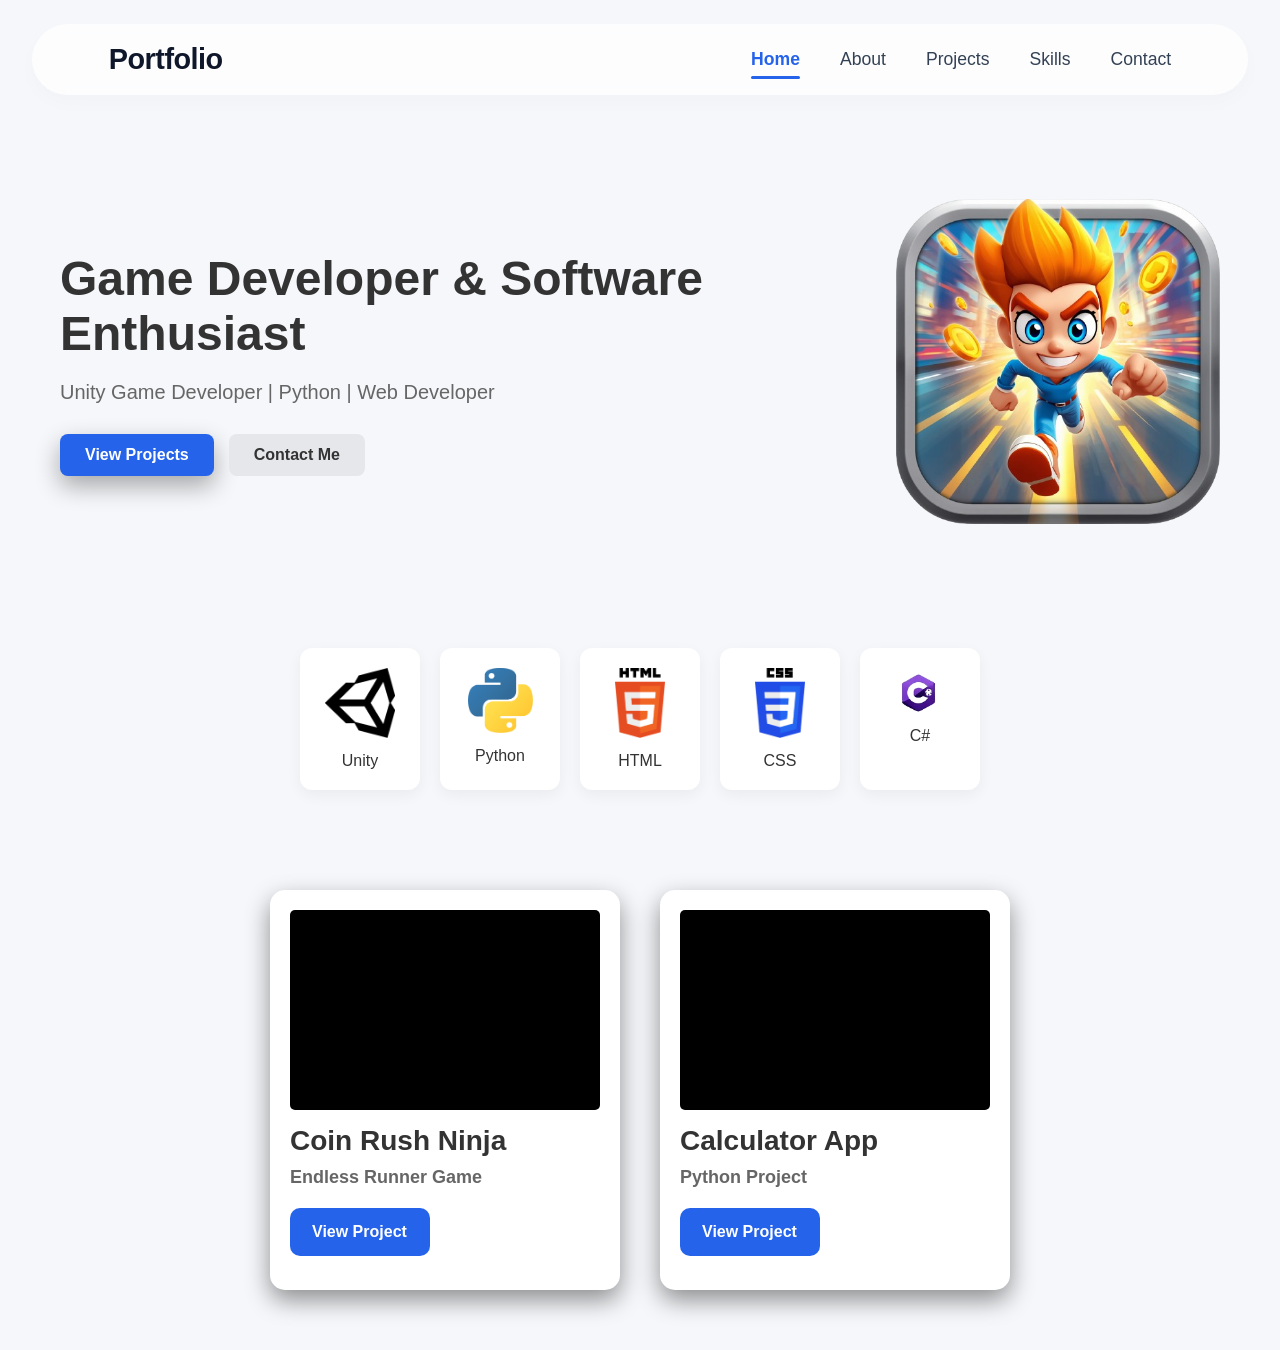
<file: index.html>
<!DOCTYPE html>
<html lang="en">

<head>
    <meta charset="UTF-8">
    <title>Home</title>
    <meta name="viewport" content="width=device-width, initial-scale=1.0">
    <link rel="stylesheet" href="Homestyle.css">
</head>

<body>

    <!-- Navbar -->
    <nav class="navbar">
        <div class="logo">Portfolio</div>
        <ul>
            <li><a href="index.html" class="active">Home</a></li>
            <li><a href="About.html">About</a></li>
            <li><a href="Projects.html">Projects</a></li>
            <li><a href="Skills.html">Skills</a></li>
            <li><a href="Contact.html">Contact</a></li>
        </ul>
    </nav>

    <!-- Hero Section -->
    <section class="hero">
        <div class="hero-text">
            <h1>Game Developer & Software Enthusiast</h1>
            <p>Unity Game Developer | Python | Web Developer</p>

            <div class="buttons">
                <a href="Projects.html" class="btn primary">View Projects</a>
                <a href="Contact.html" class="btn secondary">Contact Me</a>
            </div>
        </div>

        <div class="hero-image">
            <img src="profile.jpg" alt="Profile">
        </div>
    </section>

    <!-- Skills -->
    <section class="skills">
        <div class="skill-card unity">
            <img src="unity.png" alt="Unity">
            <p>Unity</p>
        </div>

        <div class="skill-card python">
            <img src="python.png" alt="Python">
            <p>Python</p>
        </div>

        <div class="skill-card">
            <img src="html.png" alt="HTML">
            <p>HTML</p>
        </div>

        <div class="skill-card">
            <img src="css.png" alt="CSS">
            <p>CSS</p>
        </div>
        <div class="skill-card">
            <img src="Csharp.png" alt="C#">
            <p>C#</p>
        </div>
    </section>

    <!-- Projects -->
    <section class="projects">
        <div class="card1 Game-card">
            <div class="youtube-container">
                <iframe width="100%" height="200"
                    src="https://www.youtube.com/embed/5_jWPqMNTqg?autoplay=1&mute=1&loop=1&playlist=5_jWPqMNTqg"
                    title="Coin Rush Ninja Gameplay" frameborder="0"
                    allow="accelerometer; autoplay; clipboard-write; encrypted-media; gyroscope; picture-in-picture; web-share"
                    referrerpolicy="strict-origin-when-cross-origin" allowfullscreen>
                </iframe>
            </div>
            <h1>Coin Rush Ninja</h1>
            <h2>Endless Runner Game</h2>
            <a href="Projects.html" class="btn1">View Project</a>
        </div>

        <div class="card1 python-card">
            <div class="youtube-container">
                <iframe src="https://www.youtube.com/embed/14AIPfbw6t0" title="Calculator Demo" frameborder="0"
                    allowfullscreen>
                </iframe>
            </div>

            <h1>Calculator App</h1>
            <h2>Python Project</h2>
            <a href="Projects.html" class="btn1">View Project</a>

        </div>
    </section>

</body>

</html>
</file>
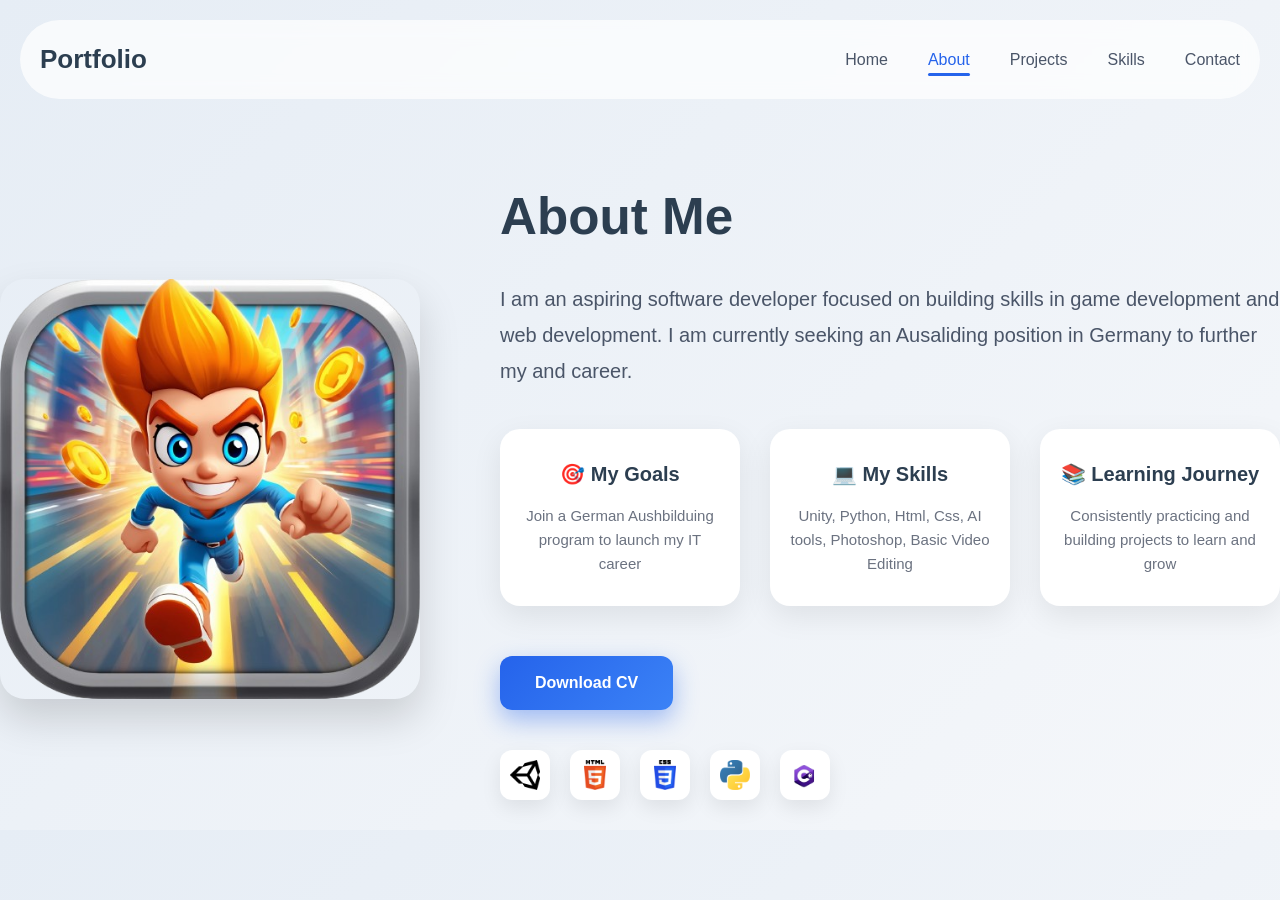
<file: About.html>
<!DOCTYPE html>
<html lang="en">
<head>
    <meta charset="UTF-8">
    <title>About me</title>
    <meta name="viewport" content="width=device-width, initial-scale=1.0">
    <!-- External CSS (exactly as you requested: separate file) -->
    <link rel="stylesheet" href="Aboutstyle.css">
</head>
<body>

<header>
    <nav>
        <div class="logo">Portfolio</div>
        <ul>
            <li><a href="index.html">Home</a></li>
            <li><a href="About.html" class="active">About</a></li>
            <li><a href="Projects.html">Projects</a></li>
            <li><a href="Skills.html">Skills</a></li>
            <li><a href="Contact.html">Contact</a></li>
        </ul>
    </nav>
</header>

<section class="about-section">
    <!-- main container matching the "about-wrapper" style but using your class naming -->
    <div class="about-wrapper">
        <div class="about-container">

            <!-- image block (using a subtle placeholder that fits the design) -->
            <div class="about-image">
                <!-- simple inline SVG profile placeholder — matches "profile photo" style -->
                <img src="profile.jpg" alt="profile" srcset="">
            </div>

            <div class="about-content">
                <h1>About Me</h1>
                <p>
                    I am an aspiring software developer focused on building skills in game development and web development. 
                    I am currently seeking an Ausaliding position in Germany to further my and career.
                </p>

                <!-- three cards exactly matching your spec: My Goals, My Skills, My Learning Journey -->
                <div class="about-cards">
                    <div class="card">
                        <h3>🎯 My Goals</h3>
                        <p>Join a German Aushbilduing program to launch my IT career</p>
                    </div>
                    <div class="card">
                        <h3>💻 My Skills</h3>
                        <p>Unity, Python, Html, Css, AI tools, Photoshop, Basic Video Editing</p>
                    </div>
                    <div class="card">
                        <h3>📚 Learning Journey</h3>
                        <p>Consistently practicing and building projects to learn and grow</p>
                    </div>
                </div>

                <!-- CV button (consistent with .btn style) -->
                <a href="#" class="btn">Download CV</a>

                <!-- optional subtle skill icons (kept minimal, but adds to design) -->
                <div class="skill-icons">
                    <img src="unity.png" alt="unity" srcset="">
                    <img src="html.png" alt="html" srcset="">
                    <img src="css.png" alt="css" srcset="">
                    <img src="python.png" alt="python" srcset="">
                    <img src="Csharp.png" alt="C#" srcset="">
                </div>
            </div>
        </div>
    </div>
</section>
<footer></footer>

</body>
</html>
</file>
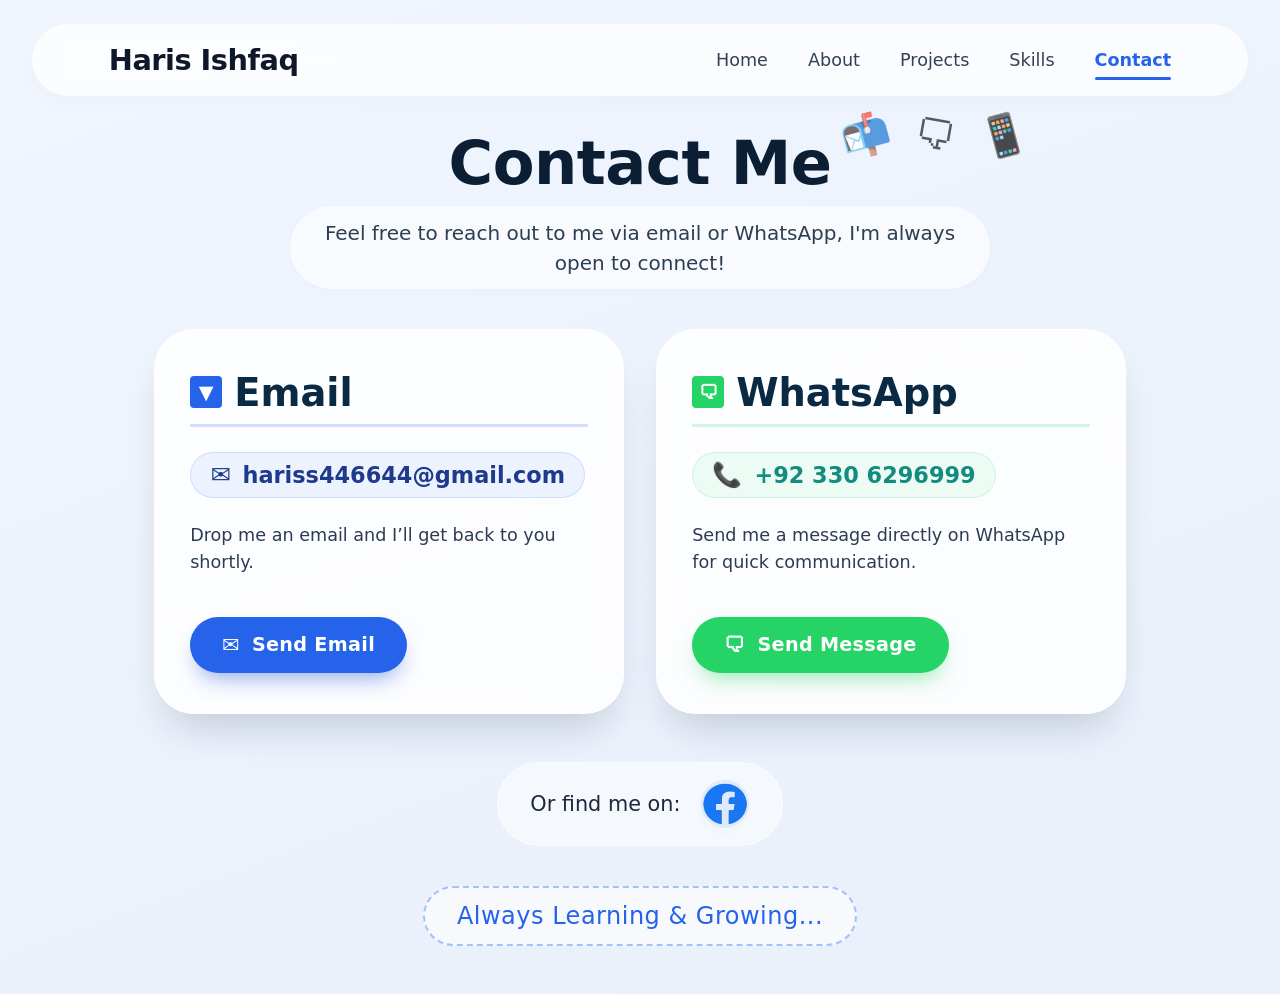
<file: Contact.html>
<!DOCTYPE html>
<html lang="en">
<head>
    <meta charset="UTF-8">
    <meta name="viewport" content="width=device-width, initial-scale=1.0">
    <title>Contact me</title>
    <!-- external CSS (Contactstyle.css) -->
    <link rel="stylesheet" href="Contact_style.css">
</head>
<body>

<!-- navigation (consistent with previous pages) -->
<header>
    <nav>
        <div class="logo">Haris Ishfaq</div>
        <ul>
            <li><a href="index.html">Home</a></li>
            <li><a href="About.html">About</a></li>
            <li><a href="Projects.html">Projects</a></li>
            <li><a href="Skills.html">Skills</a></li>
            <li><a href="Contact.html" class="active">Contact</a></li>
        </ul>
    </nav>
</header>

<!-- main contact section – design 100% faithful to the image -->
<main class="contact-page">

    <!-- heading and subheading exactly as in the image -->
    <div class="contact-header">
        <h1>Contact Me</h1>
        <p class="subhead">Feel free to reach out to me via email or WhatsApp, I'm always open to connect!</p>
        <div class="header-illustrations">
            <span class="illu illu1">&#128236;</span>
            <span class="illu illu2">&#128488;</span>
            <span class="illu illu3">&#128241;</span>
        </div>
    </div>

    <!-- two-column layout: email card / whatsapp card (exact copy) -->
    <div class="contact-grid">

        <!-- email card -->
        <article class="contact-card email-card">
            <h2><span class="card-title-icon">▼</span> Email</h2>
            <div class="contact-detail"><span class="detail-icon">&#9993;</span> hariss446644@gmail.com</div>
            <p class="contact-description">Drop me an email and I’ll get back to you shortly.</p>
            <a href="mailto:hariss446644@gmail.com" class="contact-btn"><span class="btn-icon">&#9993;</span> Send Email</a>
        </article>

        <!-- whatsapp card -->
        <article class="contact-card whatsapp-card">
            <h2><span class="card-title-icon">&#128488;</span> WhatsApp</h2>
            <div class="contact-detail"><span class="detail-icon">&#128222;</span> +92 330 6296999</div>
            <p class="contact-description">Send me a message directly on WhatsApp for quick communication.</p>
            <a href="https://wa.me/923306296999" class="contact-btn whatsapp-btn"><span class="btn-icon">&#128488;</span> Send Message</a>
        </article>

    </div>

    <!-- social / "Or find me on:" line with icons (exact style from image) -->
    <div class="social-row">
        <span class="social-prefix">Or find me on:</span>
        <div class="social-icons">
                <img src="fb.png" class="fb" alt="Facebook">
        </div>
    </div>

    <!-- footer note: "Always Learning & Growing..." exactly as in design -->
    <div class="learning-footer">
        Always Learning & Growing...
    </div>

</main>

</body>
</html>
</file>
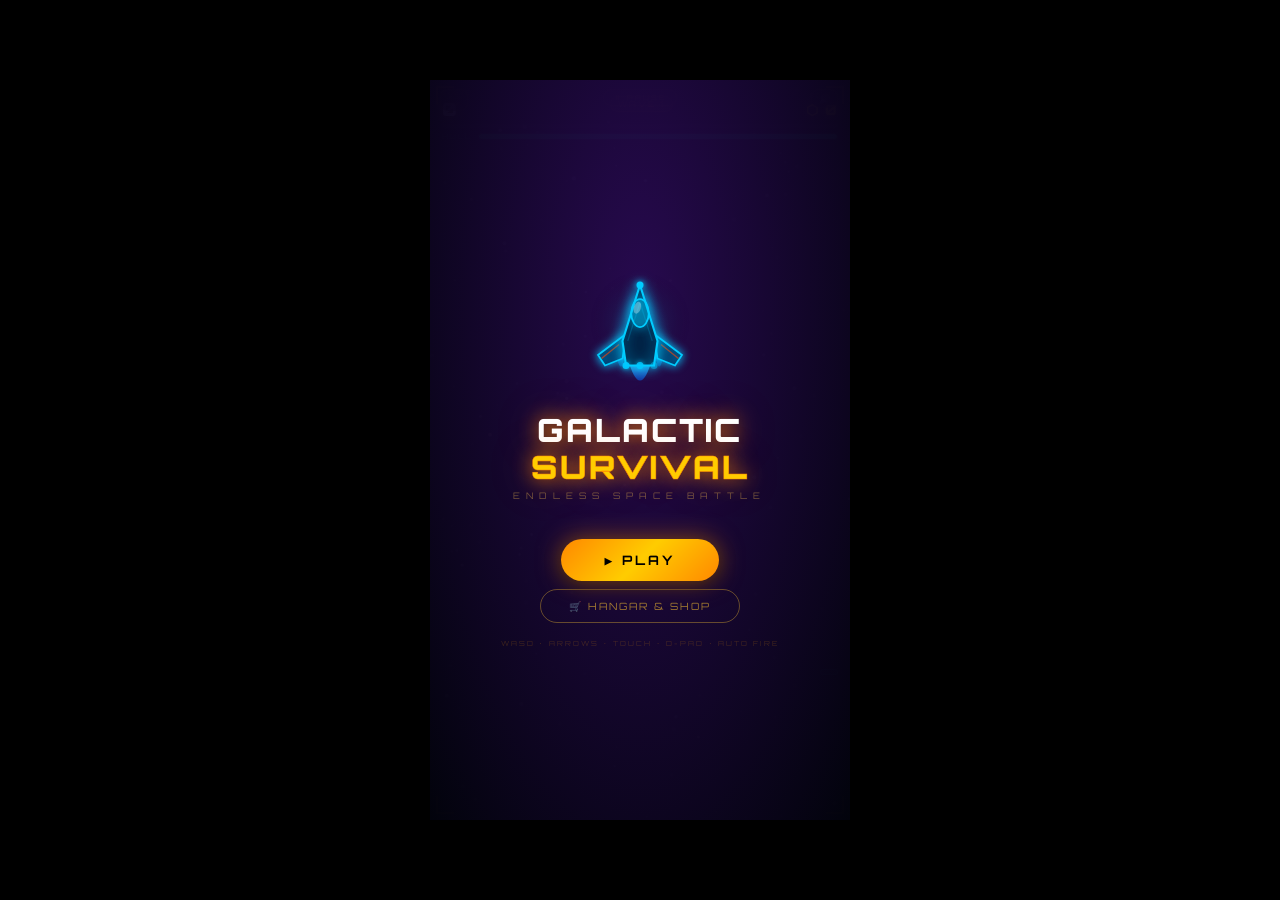
<file: Game.html>
<!DOCTYPE html>
<html lang="en">

<head>
  <meta charset="UTF-8">
  <meta name="viewport" content="width=device-width, initial-scale=1.0, user-scalable=no">
  <title>Galaxy Survival: Space Shooter</title>
  <script src="https://sdk.crazygames.com/crazygames-sdk-v3.js"></script>
  <style>
    @import url('https://fonts.googleapis.com/css2?family=Orbitron:wght@400;700;900&family=Rajdhani:wght@400;600;700&display=swap');

    * {
      margin: 0;
      padding: 0;
      box-sizing: border-box;
    }

    body {
      background: #000;
      display: flex;
      justify-content: center;
      align-items: center;
      min-height: 100vh;
      overflow: hidden;
      font-family: 'Orbitron', monospace;
    }

    #GW {
      position: relative;
      width: 420px;
      height: 740px;
      overflow: hidden;
    }

    #BG,
    #GC {
      position: absolute;
      top: 0;
      left: 0;
      width: 100%;
      height: 100%;
      z-index: 0;
    }

    #GC {
      z-index: 1;
      touch-action: none;
    }

    #HUD {
      position: absolute;
      top: 0;
      left: 0;
      width: 100%;
      z-index: 10;
      pointer-events: none;
    }

    #HUD_TOP {
      display: flex;
      justify-content: space-between;
      align-items: center;
      padding: 8px 12px 4px;
      background: linear-gradient(to bottom, rgba(0, 0, 0, .85), transparent);
    }

    .HBOX {
      display: flex;
      flex-direction: column;
      gap: 1px;
    }

    .HLB {
      font-size: 7px;
      color: rgba(255, 200, 50, .6);
      letter-spacing: 2px;
      font-family: 'Rajdhani', sans-serif;
    }

    .HLV {
      font-size: 18px;
      font-weight: 900;
      letter-spacing: 1px;
    }

    #HSC {
      color: #fff;
      text-shadow: 0 0 10px #ffcc00, 0 0 20px rgba(255, 200, 0, .4);
    }

    #HCN {
      color: #ffee00;
      font-size: 14px;
      text-shadow: 0 0 8px #ffcc00;
    }

    #HLIVES {
      display: flex;
      gap: 4px;
      align-items: center;
    }

    .liveicon {
      width: 16px;
      height: 16px;
      display: inline-block;
    }

    #HXPBAR {
      margin: 0 12px 4px;
      height: 4px;
      background: rgba(255, 255, 255, .08);
      border-radius: 2px;
      overflow: hidden;
    }

    #HXPFILL {
      height: 100%;
      background: linear-gradient(90deg, #ff8800, #ffcc00);
      border-radius: 2px;
      transition: width .3s;
    }

    #HHPBAR_WRAP {
      margin: 0 12px 6px;
      display: flex;
      align-items: center;
      gap: 6px;
    }

    #HHPLABEL {
      font-size: 7px;
      color: rgba(0, 255, 120, .5);
      letter-spacing: 2px;
      white-space: nowrap;
    }

    #HHPBAR {
      flex: 1;
      height: 7px;
      background: rgba(255, 255, 255, .06);
      border-radius: 4px;
      overflow: hidden;
      border: 1px solid rgba(0, 255, 120, .15);
    }

    #HHPFILL {
      height: 100%;
      border-radius: 4px;
      background: linear-gradient(90deg, #00ff88, #00ffcc);
      box-shadow: 0 0 6px #00ff88;
      transition: width .15s, background .3s;
    }

    #HWEPBADGE {
      position: absolute;
      bottom: 145px;
      right: 12px;
      z-index: 10;
      display: flex;
      flex-direction: column;
      align-items: flex-end;
      gap: 2px;
      pointer-events: none;
    }

    .wbadge {
      font-size: 8px;
      padding: 2px 8px;
      border-radius: 10px;
      letter-spacing: 1px;
      font-family: 'Rajdhani', sans-serif;
      font-weight: 700;
    }

    #PUD {
      position: absolute;
      top: 62px;
      left: 50%;
      transform: translateX(-50%);
      z-index: 15;
      display: flex;
      gap: 5px;
      pointer-events: none;
    }

    .pp {
      padding: 2px 8px;
      border-radius: 12px;
      font-size: 7px;
      letter-spacing: 1px;
      font-weight: 700;
      animation: ppA 1s ease-in-out infinite;
    }

    .pp.shield {
      background: rgba(0, 100, 255, .35);
      border: 1px solid #0088ff;
      color: #99ddff;
    }

    .pp.rapid {
      background: rgba(255, 180, 0, .25);
      border: 1px solid #ffcc00;
      color: #ffee99;
    }

    .pp.double {
      background: rgba(255, 0, 80, .25);
      border: 1px solid #ff0055;
      color: #ffaacc;
    }

    .pp.magnet {
      background: rgba(160, 0, 255, .25);
      border: 1px solid #aa00ff;
      color: #ddaaff;
    }

    @keyframes ppA {

      0%,
      100% {
        opacity: 1
      }

      50% {
        opacity: .5
      }
    }

    #WAVEBANNER {
      position: absolute;
      top: 50%;
      left: 50%;
      transform: translate(-50%, -50%) scale(0);
      z-index: 22;
      text-align: center;
      pointer-events: none;
      transition: transform .35s cubic-bezier(.34, 1.56, .64, 1);
    }

    #WAVEBANNER.show {
      transform: translate(-50%, -50%) scale(1);
    }

    #WBTEXT {
      font-size: 36px;
      font-weight: 900;
      letter-spacing: 3px;
      -webkit-text-stroke: 1px #ff8800;
      color: #ffcc00;
      text-shadow: 0 0 20px #ff8800, 0 0 40px rgba(255, 140, 0, .5);
    }

    #WBSUB {
      font-size: 10px;
      color: rgba(255, 200, 100, .6);
      letter-spacing: 5px;
      margin-top: 3px;
    }

    #BOSSWARN {
      position: absolute;
      top: 50%;
      left: 50%;
      transform: translate(-50%, -50%);
      z-index: 25;
      text-align: center;
      display: none;
      pointer-events: none;
    }

    #BOSSWARN.flash {
      display: block;
      animation: bfl .4s infinite;
    }

    #BWTEXT {
      font-size: 34px;
      font-weight: 900;
      color: #ff0080;
      text-shadow: 0 0 25px #ff0080;
      letter-spacing: 3px;
    }

    @keyframes bfl {

      0%,
      100% {
        opacity: 1
      }

      50% {
        opacity: .06
      }
    }

    .FT {
      position: absolute;
      z-index: 35;
      font-family: 'Orbitron', monospace;
      font-size: 11px;
      font-weight: 700;
      pointer-events: none;
      animation: ftA .9s ease-out forwards;
    }

    @keyframes ftA {
      0% {
        opacity: 1;
        transform: translateY(0) scale(1.1)
      }

      100% {
        opacity: 0;
        transform: translateY(-50px) scale(.7)
      }
    }

    #PAUSEBTN {
      position: absolute;
      top: 9px;
      left: 50%;
      transform: translateX(-50%);
      z-index: 15;
      background: rgba(0, 0, 0, .5);
      border: 1px solid rgba(255, 200, 0, .2);
      color: rgba(255, 200, 0, .45);
      font-family: 'Orbitron', monospace;
      font-size: 7px;
      letter-spacing: 2px;
      padding: 3px 10px;
      cursor: pointer;
      border-radius: 10px;
      transition: all .2s;
    }

    #PAUSEBTN:hover {
      border-color: rgba(255, 200, 0, .6);
      color: #ffcc00;
    }

    #SNDBTN {
      position: absolute;
      top: 9px;
      right: 12px;
      z-index: 15;
      background: rgba(0, 0, 0, .5);
      border: 1px solid rgba(255, 200, 0, .2);
      color: rgba(255, 200, 0, .45);
      font-family: 'Orbitron', monospace;
      font-size: 9px;
      padding: 3px 7px;
      cursor: pointer;
      border-radius: 8px;
      transition: all .2s;
    }

    #SNDBTN:hover {
      color: #ffcc00;
    }

    /* ── D-PAD CONTROLS ── */
    #DPAD {
      position: absolute;
      bottom: 10px;
      left: 50%;
      transform: translateX(-50%);
      z-index: 20;
      display: none;
      flex-direction: column;
      align-items: center;
      gap: 2px;
      user-select: none;
    }

    .DROW {
      display: flex;
      gap: 2px;
      align-items: center;
    }

    .DBTN {
      width: 52px;
      height: 52px;
      border-radius: 12px;
      background: rgba(255, 200, 0, .08);
      border: 1.5px solid rgba(255, 200, 0, .25);
      color: rgba(255, 200, 0, .7);
      font-size: 22px;
      display: flex;
      align-items: center;
      justify-content: center;
      cursor: pointer;
      transition: background .1s, border-color .1s;
      -webkit-tap-highlight-color: transparent;
      touch-action: none;
      user-select: none;
    }

    .DBTN:active,
    .DBTN.pressed {
      background: rgba(255, 200, 0, .22);
      border-color: rgba(255, 200, 0, .6);
      color: #ffcc00;
      box-shadow: 0 0 12px rgba(255, 180, 0, .35);
    }

    .DBTN.mid {
      background: rgba(255, 255, 255, .04);
      border-color: rgba(255, 255, 255, .08);
      width: 34px;
      height: 34px;
      font-size: 13px;
    }

    .SCR {
      position: absolute;
      top: 0;
      left: 0;
      width: 100%;
      height: 100%;
      z-index: 100;
      display: flex;
      flex-direction: column;
      align-items: center;
      overflow-y: auto;
    }

    .SCR.hidden {
      display: none;
    }

    #SCR_TITLE {
      background: radial-gradient(ellipse at 50% 30%, rgba(40, 10, 80, .98), rgba(2, 3, 12, .99));
      justify-content: center;
    }

    .TITLE_LOGO {
      font-size: 32px;
      font-weight: 900;
      text-align: center;
      line-height: 1.15;
      color: #fff;
      letter-spacing: 2px;
      text-shadow: 0 0 20px #ff8800, 0 0 50px rgba(255, 140, 0, .25);
      margin-bottom: 4px;
    }

    .TITLE_LOGO span {
      color: #ffcc00;
      -webkit-text-stroke: .5px #ff8800;
    }

    .TITLE_SUB {
      font-size: 9px;
      color: rgba(255, 200, 80, .4);
      letter-spacing: 6px;
      margin-bottom: 32px;
    }

    .TITLE_BTNS {
      display: flex;
      flex-direction: column;
      align-items: center;
      gap: 8px;
      margin-top: 6px;
    }

    .BTN_GOLD {
      font-family: 'Orbitron', monospace;
      font-size: 13px;
      font-weight: 700;
      letter-spacing: 3px;
      padding: 13px 44px;
      background: linear-gradient(135deg, #ff8800, #ffcc00, #ff8800);
      border: none;
      color: #000;
      cursor: pointer;
      border-radius: 25px;
      text-transform: uppercase;
      box-shadow: 0 0 25px rgba(255, 140, 0, .5), 0 4px 15px rgba(0, 0, 0, .5);
      transition: all .2s;
      position: relative;
      overflow: hidden;
    }

    .BTN_GOLD::before {
      content: '';
      position: absolute;
      top: 0;
      left: -100%;
      width: 100%;
      height: 100%;
      background: linear-gradient(90deg, transparent, rgba(255, 255, 255, .3), transparent);
      transition: .4s;
    }

    .BTN_GOLD:hover::before {
      left: 100%;
    }

    .BTN_GOLD:hover {
      transform: scale(1.05);
      box-shadow: 0 0 40px rgba(255, 160, 0, .7);
    }

    .BTN_OUTLINE {
      font-family: 'Orbitron', monospace;
      font-size: 10px;
      letter-spacing: 2px;
      padding: 10px 28px;
      background: transparent;
      border: 1.5px solid rgba(255, 200, 50, .35);
      color: rgba(255, 200, 50, .6);
      cursor: pointer;
      border-radius: 20px;
      transition: all .2s;
    }

    .BTN_OUTLINE:hover {
      border-color: rgba(255, 200, 50, .7);
      color: #ffcc00;
    }

    #SCR_SHOP {
      background: linear-gradient(180deg, rgba(5, 5, 20, .98), rgba(10, 5, 30, .99));
      padding: 12px;
      padding-top: 16px;
    }

    .SHOP_HEADER {
      display: flex;
      justify-content: space-between;
      align-items: center;
      width: 100%;
      margin-bottom: 10px;
    }

    .SHOP_TITLE {
      font-size: 16px;
      font-weight: 900;
      color: #ffcc00;
      letter-spacing: 3px;
      text-shadow: 0 0 12px #ff8800;
    }

    .SHOP_COINS_BADGE {
      background: linear-gradient(135deg, rgba(255, 160, 0, .15), rgba(255, 200, 0, .08));
      border: 1px solid rgba(255, 200, 0, .3);
      border-radius: 12px;
      padding: 4px 12px;
      font-size: 11px;
      color: #ffee00;
      letter-spacing: 1px;
    }

    .SHOP_TABS {
      display: flex;
      gap: 4px;
      width: 100%;
      margin-bottom: 10px;
    }

    .STAB {
      flex: 1;
      padding: 7px 4px;
      background: rgba(255, 255, 255, .04);
      border: 1px solid rgba(255, 255, 255, .08);
      border-radius: 8px;
      font-family: 'Orbitron', monospace;
      font-size: 8px;
      color: rgba(255, 255, 255, .35);
      cursor: pointer;
      letter-spacing: 1px;
      transition: all .2s;
      text-align: center;
    }

    .STAB.active {
      background: linear-gradient(135deg, rgba(255, 140, 0, .2), rgba(255, 200, 0, .1));
      border-color: rgba(255, 160, 0, .5);
      color: #ffcc00;
      text-shadow: 0 0 8px #ff8800;
    }

    .STAB_CONTENT {
      display: none;
      width: 100%;
    }

    .STAB_CONTENT.active {
      display: block;
    }

    .SHIP_GRID {
      display: grid;
      grid-template-columns: 1fr 1fr;
      gap: 8px;
      width: 100%;
    }

    .SHIP_CARD {
      background: linear-gradient(135deg, rgba(10, 15, 40, .95), rgba(5, 10, 25, .95));
      border: 1.5px solid rgba(255, 255, 255, .08);
      border-radius: 12px;
      padding: 10px 8px;
      cursor: pointer;
      transition: all .25s;
      position: relative;
      overflow: hidden;
      text-align: center;
    }

    .SHIP_CARD::before {
      content: '';
      position: absolute;
      top: 0;
      left: 0;
      right: 0;
      height: 1px;
      background: linear-gradient(90deg, transparent, rgba(255, 200, 0, .3), transparent);
    }

    .SHIP_CARD.owned {
      border-color: rgba(0, 220, 120, .25);
    }

    .SHIP_CARD.active_ship {
      border-color: #ffcc00;
      box-shadow: 0 0 14px rgba(255, 160, 0, .3);
    }

    .SHIP_CARD:hover:not(.locked_card) {
      border-color: rgba(255, 160, 0, .45);
      background: linear-gradient(135deg, rgba(20, 20, 60, .95), rgba(10, 15, 40, .95));
    }

    .SHIP_CARD.locked_card {
      opacity: .55;
      cursor: not-allowed;
    }

    .SHIP_IMG_WRAP {
      width: 80px;
      height: 90px;
      margin: 0 auto 6px;
      display: flex;
      align-items: center;
      justify-content: center;
      position: relative;
    }

    .SHIP_IMG_WRAP svg {
      filter: drop-shadow(0 0 8px var(--scol, #00ccff));
    }

    .SHIP_NAME {
      font-size: 9px;
      color: #fff;
      letter-spacing: 1px;
      margin-bottom: 2px;
      font-weight: 700;
    }

    .SHIP_CLASS {
      font-size: 7px;
      color: rgba(255, 180, 50, .6);
      letter-spacing: 1px;
      margin-bottom: 5px;
      font-family: 'Rajdhani', sans-serif;
    }

    .SHIP_STATS {
      display: flex;
      flex-direction: column;
      gap: 2px;
      margin-bottom: 6px;
    }

    .SSTAT {
      display: flex;
      align-items: center;
      gap: 4px;
    }

    .SSTAT_LABEL {
      font-size: 6px;
      color: rgba(255, 255, 255, .3);
      width: 24px;
      letter-spacing: .5px;
      font-family: 'Rajdhani', sans-serif;
    }

    .SSTAT_BAR {
      flex: 1;
      height: 3px;
      background: rgba(255, 255, 255, .08);
      border-radius: 2px;
      overflow: hidden;
    }

    .SSTAT_FILL {
      height: 100%;
      border-radius: 2px;
    }

    .SHIP_BTN {
      font-family: 'Orbitron', monospace;
      font-size: 8px;
      letter-spacing: 1px;
      padding: 5px 10px;
      border-radius: 10px;
      cursor: pointer;
      border: none;
      transition: all .2s;
      width: 100%;
    }

    .SHIP_BTN.buy {
      background: linear-gradient(135deg, #ff8800, #ffcc00);
      color: #000;
      font-weight: 700;
      box-shadow: 0 2px 8px rgba(255, 140, 0, .4);
    }

    .SHIP_BTN.buy:hover {
      transform: scale(1.05);
    }

    .SHIP_BTN.equip {
      background: linear-gradient(135deg, rgba(0, 200, 100, .2), rgba(0, 255, 140, .1));
      border: 1px solid rgba(0, 200, 100, .4);
      color: #00ff88;
    }

    .SHIP_BTN.equipped {
      background: linear-gradient(135deg, rgba(255, 160, 0, .15), rgba(255, 200, 0, .08));
      border: 1px solid rgba(255, 160, 0, .4);
      color: #ffcc00;
      cursor: default;
    }

    .SHIP_BTN.locked {
      background: rgba(255, 255, 255, .05);
      border: 1px solid rgba(255, 255, 255, .1);
      color: rgba(255, 255, 255, .3);
      cursor: not-allowed;
    }

    .OWNED_BADGE {
      position: absolute;
      top: 6px;
      right: 6px;
      background: linear-gradient(135deg, #00aa55, #00ff88);
      border-radius: 6px;
      font-size: 6px;
      color: #000;
      font-weight: 700;
      padding: 1px 5px;
      letter-spacing: .5px;
    }

    .ACTIVE_BADGE {
      position: absolute;
      top: 6px;
      left: 6px;
      background: linear-gradient(135deg, #ff8800, #ffcc00);
      border-radius: 6px;
      font-size: 6px;
      color: #000;
      font-weight: 700;
      padding: 1px 5px;
      letter-spacing: .5px;
    }

    .UPG_TITLE {
      font-size: 8px;
      color: rgba(255, 200, 50, .5);
      letter-spacing: 3px;
      margin-bottom: 7px;
      text-transform: uppercase;
      display: flex;
      align-items: center;
      gap: 6px;
    }

    .UPG_TITLE::after {
      content: '';
      flex: 1;
      height: 1px;
      background: linear-gradient(90deg, rgba(255, 160, 0, .2), transparent);
    }

    .UPG_GRID {
      display: grid;
      grid-template-columns: 1fr 1fr;
      gap: 6px;
    }

    .UPG_CARD {
      background: linear-gradient(135deg, rgba(10, 15, 40, .95), rgba(5, 10, 25, .95));
      border: 1px solid rgba(255, 255, 255, .07);
      border-radius: 10px;
      padding: 9px;
      cursor: pointer;
      transition: all .2s;
    }

    .UPG_CARD:hover:not(.maxed_c):not(.cant_c) {
      border-color: rgba(0, 200, 255, .38);
      background: linear-gradient(135deg, rgba(0, 30, 70, .95), rgba(0, 20, 50, .95));
    }

    .UPG_CARD.maxed_c {
      border-color: rgba(0, 200, 100, .22);
      cursor: default;
    }

    .UPG_CARD.cant_c {
      opacity: .4;
      cursor: not-allowed;
    }

    .UPG_ICON {
      font-size: 18px;
      margin-bottom: 4px;
      display: block;
    }

    .UPG_NAME {
      font-size: 8px;
      color: #fff;
      letter-spacing: .5px;
      margin-bottom: 1px;
    }

    .UPG_DESC {
      font-size: 6px;
      color: rgba(255, 255, 255, .3);
      margin-bottom: 5px;
      font-family: 'Rajdhani', sans-serif;
    }

    .UPG_LVLDOTS {
      display: flex;
      gap: 2px;
      margin-bottom: 5px;
    }

    .UDOT {
      width: 6px;
      height: 6px;
      border-radius: 50%;
      background: rgba(255, 255, 255, .08);
      border: 1px solid rgba(255, 255, 255, .12);
    }

    .UDOT.on {
      background: #ffcc00;
      border-color: #ff8800;
      box-shadow: 0 0 3px #ff8800;
    }

    .UPG_COST {
      font-size: 8px;
      color: #ffee00;
      letter-spacing: .5px;
    }

    .UPG_COST.maxed_c {
      color: #00ff88;
    }

    .WEP_GRID {
      display: grid;
      grid-template-columns: 1fr 1fr;
      gap: 6px;
    }

    .WEP_CARD {
      background: linear-gradient(135deg, rgba(10, 15, 40, .95), rgba(5, 10, 25, .95));
      border: 1px solid rgba(255, 0, 100, .08);
      border-radius: 10px;
      padding: 9px;
      cursor: pointer;
      transition: all .2s;
    }

    .WEP_CARD:hover:not(.cant_c) {
      border-color: rgba(255, 0, 100, .35);
    }

    .WEP_CARD.owned_w {
      border-color: rgba(0, 200, 100, .22);
    }

    .WEP_CARD.active_w {
      border-color: #ff0080;
      background: rgba(255, 0, 80, .07);
    }

    .WEP_CARD.cant_c {
      opacity: .4;
      cursor: not-allowed;
    }

    .WEP_NAME {
      font-size: 8px;
      color: #fff;
      letter-spacing: .5px;
      margin-bottom: 1px;
    }

    .WEP_DESC {
      font-size: 6px;
      color: rgba(255, 255, 255, .28);
      margin-bottom: 5px;
      font-family: 'Rajdhani', sans-serif;
    }

    .WEP_ICON_WRAP {
      height: 38px;
      display: flex;
      align-items: center;
      justify-content: center;
      margin-bottom: 5px;
    }

    .WEP_COST {
      font-size: 8px;
      letter-spacing: .5px;
    }

    #SHOP_BACK {
      margin-top: 10px;
      margin-bottom: 10px;
    }

    #SCR_PAUSE {
      background: rgba(0, 0, 0, .85);
      justify-content: center;
    }

    #SCR_PAUSE h2 {
      font-size: 26px;
      color: #ffcc00;
      letter-spacing: 5px;
      margin-bottom: 24px;
      text-shadow: 0 0 15px #ff8800;
    }

    #SCR_OVER {
      background: radial-gradient(ellipse at center, rgba(40, 0, 20, .98), rgba(2, 3, 12, .99));
      justify-content: center;
    }

    #SCR_OVER h2 {
      font-size: 30px;
      font-weight: 900;
      color: #ff0055;
      text-shadow: 0 0 20px #ff0055;
      letter-spacing: 4px;
      margin-bottom: 22px;
    }

    .GO_STAT {
      font-size: 10px;
      color: rgba(255, 255, 255, .45);
      letter-spacing: 2px;
      margin-bottom: 5px;
    }

    .GO_STAT span {
      color: #fff;
      font-size: 15px;
    }

    #GO_NEWBEST {
      font-size: 10px;
      color: #ffcc00;
      letter-spacing: 3px;
      margin-bottom: 14px;
      display: none;
      text-shadow: 0 0 8px #ff8800;
    }

    #SL {
      position: absolute;
      top: 0;
      left: 0;
      width: 100%;
      height: 100%;
      z-index: 6;
      pointer-events: none;
      opacity: .018;
      background: repeating-linear-gradient(0deg, transparent, transparent 2px, rgba(255, 200, 0, .4) 2px, rgba(255, 200, 0, .4) 4px);
    }

    #VIG {
      position: absolute;
      top: 0;
      left: 0;
      width: 100%;
      height: 100%;
      z-index: 7;
      pointer-events: none;
      background: radial-gradient(ellipse at center, transparent 50%, rgba(0, 0, 0, .55) 100%);
    }

    .COR {
      position: absolute;
      width: 18px;
      height: 18px;
      z-index: 50;
      pointer-events: none;
    }

    .COR.tl {
      top: 6px;
      left: 6px;
      border-top: 2px solid rgba(255, 160, 0, .4);
      border-left: 2px solid rgba(255, 160, 0, .4);
    }

    .COR.tr {
      top: 6px;
      right: 6px;
      border-top: 2px solid rgba(255, 160, 0, .4);
      border-right: 2px solid rgba(255, 160, 0, .4);
    }

    .COR.bl {
      bottom: 6px;
      left: 6px;
      border-bottom: 2px solid rgba(255, 160, 0, .4);
      border-left: 2px solid rgba(255, 160, 0, .4);
    }

    .COR.br {
      bottom: 6px;
      right: 6px;
      border-bottom: 2px solid rgba(255, 160, 0, .4);
      border-right: 2px solid rgba(255, 160, 0, .4);
    }

    #FC {
      position: absolute;
      top: 0;
      left: 0;
      width: 100%;
      height: 100%;
      z-index: 30;
      pointer-events: none;
    }

    @media(max-width:440px) {
      #GW {
        width: 100vw;
        height: 100vh;
      }
    }

    @media(pointer:coarse) {
      #DPAD {
        display: flex;
      }
    }

    /* ── COMBO ── */
    #COMBO_HUD{position:absolute;top:76px;left:12px;z-index:15;pointer-events:none;opacity:0;transition:opacity .3s;}
    #COMBO_HUD.show{opacity:1;}
    #COMBO_NUM{font-size:22px;font-weight:900;color:#ffcc00;text-shadow:0 0 12px #ff8800;letter-spacing:2px;}
    #COMBO_LABEL{font-size:7px;color:rgba(255,200,0,.5);letter-spacing:3px;}
    /* ── LIVES ROW ── */
    #HLIVES_ROW{display:flex;align-items:center;gap:5px;}
    #HLIVES{display:flex;gap:3px;}
    .hrt{font-size:14px;line-height:1;display:inline-block;transition:transform .15s;}
    .hrt.lost{opacity:.2;transform:scale(.8);}
    #HWAVE_BADGE{font-size:8px;color:#ff8800;letter-spacing:2px;background:rgba(255,140,0,.12);border:1px solid rgba(255,140,0,.25);border-radius:8px;padding:2px 7px;}
    /* ── FULLSCREEN ── */
    #FSBTN{position:absolute;top:9px;left:10px;z-index:15;background:rgba(0,0,0,.55);border:1px solid rgba(255,200,0,.18);color:rgba(255,200,0,.4);font-family:'Orbitron',monospace;font-size:10px;padding:4px 8px;cursor:pointer;border-radius:8px;transition:all .2s;}
    #FSBTN:hover{color:#ffcc00;}
    /* ── GAME OVER BEST ── */
    #GO_NEWBEST{animation:nbPulse 1s ease-in-out infinite;}
    @keyframes nbPulse{0%,100%{opacity:1;transform:scale(1)}50%{opacity:.7;transform:scale(1.05)}}
  </style>
</head>

<body>
  <div id="GW">
    <canvas id="BG"></canvas>
    <canvas id="GC"></canvas>
    <div id="SL"></div>
    <div id="VIG"></div>
    <div class="COR tl"></div>
    <div class="COR tr"></div>
    <div class="COR bl"></div>
    <div class="COR br"></div>
    <div id="FC"></div>

    <!-- HUD -->
    <div id="HUD">
      <div id="HUD_TOP">
        <div class="HBOX">
          <div class="HLB">SCORE</div>
          <div class="HLV" id="HSC">0</div>
        </div>
        <div class="HBOX" style="align-items:center;gap:4px;">
          <div id="HLIVES_ROW"><div id="HLIVES"></div><div id="HWAVE_BADGE">WAVE 1</div></div>
        </div>
        <div class="HBOX" style="align-items:flex-end">
          <div class="HLB">COINS</div>
          <div class="HLV" id="HCN">⬡ 0</div>
        </div>
      </div>
      <div id="HXPBAR">
        <div id="HXPFILL" style="width:0%"></div>
      </div>
      <div id="HHPBAR_WRAP"><span id="HHPLABEL">HULL</span>
        <div id="HHPBAR">
          <div id="HHPFILL"></div>
        </div>
      </div>
    </div>
    <!-- Combo HUD -->
    <div id="COMBO_HUD"><div id="COMBO_NUM">x2</div><div id="COMBO_LABEL">COMBO</div></div>
    <div id="PUD"></div>
    <div id="HWEPBADGE">
      <div class="wbadge" id="WBADGE"
        style="background:rgba(0,200,255,.15);border:1px solid rgba(0,200,255,.35);color:#00f5ff;"></div>
    </div>
    <button id="FSBTN">⛶</button>
    <button id="PAUSEBTN">⏸ PAUSE</button>
    <button id="SNDBTN">🔊</button>
    <div id="WAVEBANNER">
      <div id="WBTEXT">WAVE 1</div>
      <div id="WBSUB">INCOMING</div>
    </div>
    <div id="BOSSWARN">
      <div id="BWTEXT">⚠ BOSS APPROACHING ⚠</div>
    </div>

    <!-- ON-SCREEN D-PAD -->
    <div id="DPAD">
      <div class="DROW">
        <div style="width:52px;height:52px;"></div>
        <div class="DBTN" id="DB_UP" ontouchstart="dpadPress('up',true)" ontouchend="dpadPress('up',false)"
          onmousedown="dpadPress('up',true)" onmouseup="dpadPress('up',false)">▲</div>
        <div style="width:52px;height:52px;"></div>
      </div>
      <div class="DROW">
        <div class="DBTN" id="DB_LEFT" ontouchstart="dpadPress('left',true)" ontouchend="dpadPress('left',false)"
          onmousedown="dpadPress('left',true)" onmouseup="dpadPress('left',false)">◀</div>
        <div class="DBTN mid" style="pointer-events:none;">✦</div>
        <div class="DBTN" id="DB_RIGHT" ontouchstart="dpadPress('right',true)" ontouchend="dpadPress('right',false)"
          onmousedown="dpadPress('right',true)" onmouseup="dpadPress('right',false)">▶</div>
      </div>
      <div class="DROW">
        <div style="width:52px;height:52px;"></div>
        <div class="DBTN" id="DB_DOWN" ontouchstart="dpadPress('down',true)" ontouchend="dpadPress('down',false)"
          onmousedown="dpadPress('down',true)" onmouseup="dpadPress('down',false)">▼</div>
        <div style="width:52px;height:52px;"></div>
      </div>
    </div>

    <!-- TITLE SCREEN -->
    <div class="SCR" id="SCR_TITLE">
      <div style="flex:1;display:flex;flex-direction:column;justify-content:center;align-items:center;padding:20px;">
        <div style="margin-bottom:16px;position:relative;">
          <canvas id="TITLE_SHIP_CANVAS" width="120" height="140"></canvas>
        </div>
        <div class="TITLE_LOGO">GALACTIC<br><span>SURVIVAL</span></div>
        <div class="TITLE_SUB">ENDLESS SPACE BATTLE</div>
        <div class="TITLE_BTNS">
          <button class="BTN_GOLD" id="BTN_START">▶ PLAY</button>
          <button class="BTN_OUTLINE" id="BTN_TITLESHOP">🛒 HANGAR &amp; SHOP</button>
        </div>
        <div style="margin-top:16px;font-size:7px;color:rgba(255,160,0,.2);letter-spacing:2px;text-align:center;">WASD ·
          ARROWS · TOUCH · D-PAD · AUTO FIRE</div>
      </div>
    </div>

    <!-- SHOP SCREEN -->
    <div class="SCR hidden" id="SCR_SHOP">
      <div style="width:100%;padding:12px 12px 0;">
        <div class="SHOP_HEADER">
          <div class="SHOP_TITLE">⚙ HANGAR</div>
          <div class="SHOP_COINS_BADGE">⬡ <span id="SHOP_COINS">0</span></div>
        </div>
        <div class="SHOP_TABS">
          <div class="STAB active" id="TAB_SHIPS" onclick="switchTab('ships')">✈ SHIPS</div>
          <div class="STAB" id="TAB_UPGRADES" onclick="switchTab('upgrades')">⬆ UPGRADES</div>
          <div class="STAB" id="TAB_WEAPONS" onclick="switchTab('weapons')">🔫 WEAPONS</div>
        </div>
      </div>
      <div style="width:100%;padding:0 12px;flex:1;overflow-y:auto;">
        <div class="STAB_CONTENT active" id="TCONT_ships">
          <div class="SHIP_GRID" id="SHIP_GRID"></div>
        </div>
        <div class="STAB_CONTENT" id="TCONT_upgrades">
          <div id="UPG_CONTAINER"></div>
        </div>
        <div class="STAB_CONTENT" id="TCONT_weapons">
          <div class="WEP_GRID" id="WEP_GRID"></div>
        </div>
      </div>
      <div style="padding:0 12px;width:100%;"><button class="BTN_GOLD" id="SHOP_BACK" style="width:100%;padding:11px;">◀
          BACK</button></div>
    </div>

    <!-- PAUSE SCREEN -->
    <div class="SCR hidden" id="SCR_PAUSE">
      <h2>PAUSED</h2>
      <button class="BTN_GOLD" id="BTN_RESUME" style="margin-bottom:8px;">▶ RESUME</button>
      <button class="BTN_OUTLINE" id="BTN_PAUSESHOP">🛒 HANGAR</button>
    </div>

    <!-- GAME OVER SCREEN -->
    <div class="SCR hidden" id="SCR_OVER">
      <h2>SHIP DESTROYED</h2>
      <div class="GO_STAT">SCORE  <span id="GO_SC">0</span></div>
      <div class="GO_STAT">WAVE  <span id="GO_WV">1</span></div>
      <div class="GO_STAT">BEST  <span id="GO_BEST">0</span></div>
      <div class="GO_STAT">COINS  <span id="GO_CN">0</span></div>
      <div id="GO_NEWBEST">★ NEW RECORD ★</div>
      <button class="BTN_GOLD" id="BTN_RETRY" style="margin-top:18px;margin-bottom:8px;">↩ TRY AGAIN</button>
      <button class="BTN_OUTLINE" id="BTN_OVERSHOP">🛒 HANGAR</button>
    </div>
  </div>

  <script>
    'use strict';

    // ══════════════════════════════════════════
    // CRAZYGAMES SDK v3 — immediate async IIFE (required for portal detection)
    // ══════════════════════════════════════════
    let cgSDK = null;
    (async () => {
      try {
        if (typeof window.CrazyGames !== 'undefined' &&
            window.CrazyGames !== null &&
            typeof window.CrazyGames.SDK !== 'undefined') {
          cgSDK = window.CrazyGames.SDK;
          await cgSDK.init();
          console.log('CrazyGames SDK v3 ready');
        }
      } catch (e) { console.warn('CG SDK init:', e); }
    })();

    function cgStart() { try { if (cgSDK) cgSDK.game.gameplayStart(); } catch(e){} }
    function cgStop()  { try { if (cgSDK) cgSDK.game.gameplayStop();  } catch(e){} }
    function cgAdBreak() {
      try {
        if (!cgSDK) return;
        cgSDK.ad.requestAd('midgame', {
          adStarted:  () => stopMusic(),
          adFinished: () => { if (running && !paused) startMusic(); },
          adError:    () => {}
        });
      } catch(e) {}
    }
    // ═══════════════ AUDIO ═══════════════
    let AC = null, sndOn = true;
    const getAC = () => { if (!AC) AC = new (window.AudioContext || window.webkitAudioContext)(); return AC; };
    function snd(t) {
      if (!sndOn) return; try {
        const a = getAC(), g = a.createGain(), n = a.currentTime; g.connect(a.destination);
        if (t === 'laser') { const o = a.createOscillator(); o.connect(g); o.type = 'square'; o.frequency.setValueAtTime(880, n); o.frequency.exponentialRampToValueAtTime(200, n + .08); g.gain.setValueAtTime(.07, n); g.gain.exponentialRampToValueAtTime(.001, n + .09); o.start(n); o.stop(n + .09); }
        else if (t === 'plasma') { const o = a.createOscillator(); o.connect(g); o.type = 'sawtooth'; o.frequency.setValueAtTime(180, n); o.frequency.exponentialRampToValueAtTime(55, n + .2); g.gain.setValueAtTime(.11, n); g.gain.exponentialRampToValueAtTime(.001, n + .22); o.start(n); o.stop(n + .22); }
        else if (t === 'missile') { const o = a.createOscillator(); o.connect(g); o.type = 'sawtooth'; o.frequency.setValueAtTime(380, n); o.frequency.linearRampToValueAtTime(580, n + .05); o.frequency.exponentialRampToValueAtTime(90, n + .18); g.gain.setValueAtTime(.09, n); g.gain.exponentialRampToValueAtTime(.001, n + .2); o.start(n); o.stop(n + .2); }
        else if (t === 'xs') { const b = a.createBuffer(1, a.sampleRate * .18, a.sampleRate), d = b.getChannelData(0); for (let i = 0; i < d.length; i++)d[i] = (Math.random() * 2 - 1) * (1 - i / d.length); const s = a.createBufferSource(); s.buffer = b; const f = a.createBiquadFilter(); f.type = 'bandpass'; f.frequency.value = 600; s.connect(f); f.connect(g); g.gain.setValueAtTime(.22, n); g.gain.exponentialRampToValueAtTime(.001, n + .18); s.start(n); s.stop(n + .18); }
        else if (t === 'xb') { const b = a.createBuffer(1, a.sampleRate * .6, a.sampleRate), d = b.getChannelData(0); for (let i = 0; i < d.length; i++)d[i] = (Math.random() * 2 - 1) * (1 - i / d.length) * .9; const s = a.createBufferSource(); s.buffer = b; const f = a.createBiquadFilter(); f.type = 'lowpass'; f.frequency.value = 280; s.connect(f); f.connect(g); g.gain.setValueAtTime(.45, n); g.gain.exponentialRampToValueAtTime(.001, n + .6); s.start(n); s.stop(n + .6); }
        else if (t === 'hit') { const o = a.createOscillator(); o.connect(g); o.type = 'sine'; o.frequency.setValueAtTime(140, n); o.frequency.exponentialRampToValueAtTime(55, n + .1); g.gain.setValueAtTime(.18, n); g.gain.exponentialRampToValueAtTime(.001, n + .12); o.start(n); o.stop(n + .12); }
        else if (t === 'coin') { const o = a.createOscillator(); o.connect(g); o.type = 'sine'; o.frequency.setValueAtTime(1200, n); o.frequency.exponentialRampToValueAtTime(1600, n + .05); g.gain.setValueAtTime(.055, n); g.gain.exponentialRampToValueAtTime(.001, n + .07); o.start(n); o.stop(n + .07); }
        else if (t === 'pu') { [440, 550, 660, 880].forEach((fr, i) => { const o = a.createOscillator(), gg = a.createGain(); o.connect(gg); gg.connect(a.destination); o.type = 'sine'; o.frequency.value = fr; const tt = n + i * .06; gg.gain.setValueAtTime(0, tt); gg.gain.linearRampToValueAtTime(.12, tt + .03); gg.gain.exponentialRampToValueAtTime(.001, tt + .1); o.start(tt); o.stop(tt + .12); }); }
        else if (t === 'bw') { [200, 250, 200, 250, 320].forEach((fr, i) => { const o = a.createOscillator(), gg = a.createGain(); o.connect(gg); gg.connect(a.destination); o.type = 'square'; o.frequency.value = fr; const tt = n + i * .18; gg.gain.setValueAtTime(.15, tt); gg.gain.exponentialRampToValueAtTime(.001, tt + .14); o.start(tt); o.stop(tt + .15); }); }
        else if (t === 'wave') { [330, 440, 550, 660].forEach((fr, i) => { const o = a.createOscillator(), gg = a.createGain(); o.connect(gg); gg.connect(a.destination); o.type = 'triangle'; o.frequency.value = fr; const tt = n + i * .07; gg.gain.setValueAtTime(.09, tt); gg.gain.exponentialRampToValueAtTime(.001, tt + .14); o.start(tt); o.stop(tt + .15); }); }
      } catch (e) { }
    }
    let MN = null;
    function startMusic() { if (!sndOn) return; try { stopMusic(); const a = getAC(); MN = []; const bass = a.createOscillator(), bg = a.createGain(); bass.connect(bg); bg.connect(a.destination); bass.type = 'sawtooth'; bass.frequency.value = 55; bg.gain.value = .03; const arp = a.createOscillator(), ag = a.createGain(), af = a.createBiquadFilter(); arp.connect(af); af.connect(ag); ag.connect(a.destination); arp.type = 'square'; af.type = 'lowpass'; af.frequency.value = 1100; ag.gain.value = .016; const notes = [220, 277, 330, 370, 440, 370, 330, 277]; let ni = 0; const tick = () => { if (!sndOn) return; arp.frequency.setValueAtTime(notes[ni % notes.length], a.currentTime); ni++; }; tick(); MN._int = setInterval(tick, 165); bass.start(); arp.start(); MN = [bass, bg, arp, ag, af]; } catch (e) { } }
    function stopMusic() { if (MN) { clearInterval(MN._int); MN.forEach(n => { try { if (n.stop) n.stop(); n.disconnect(); } catch (e) { } }); MN = null; } }

    // ═══════════════ CANVAS ═══════════════
    const GW = document.getElementById('GW');
    const bgC = document.getElementById('BG'), bgX = bgC.getContext('2d');
    const cv = document.getElementById('GC'), cx = cv.getContext('2d');
    let W, H;
    function resize() { W = GW.offsetWidth; H = GW.offsetHeight; bgC.width = cv.width = W; bgC.height = cv.height = H; }
    resize();

    // ═══════════════ SHIP SVG IMAGES FOR SHOP ═══════════════
    // Each ship has a rich SVG art for the shop card display
    const SHIP_SVGS = {
      viper: `<svg viewBox="0 0 80 90" xmlns="http://www.w3.org/2000/svg" width="80" height="90">
    <defs>
      <radialGradient id="vg1" cx="50%" cy="40%"><stop offset="0%" stop-color="#00eeff"/><stop offset="100%" stop-color="#003366"/></radialGradient>
      <radialGradient id="vg2" cx="50%" cy="50%"><stop offset="0%" stop-color="#aaffff" stop-opacity=".7"/><stop offset="100%" stop-color="#00ccff" stop-opacity="0"/></radialGradient>
      <filter id="vglow"><feGaussianBlur stdDeviation="2" result="b"/><feMerge><feMergeNode in="b"/><feMergeNode in="SourceGraphic"/></feMerge></filter>
    </defs>
    <!-- Engine flames -->
    <ellipse cx="35" cy="79" rx="5" ry="10" fill="url(#vg2)" opacity=".9"/>
    <ellipse cx="45" cy="79" rx="5" ry="10" fill="url(#vg2)" opacity=".9"/>
    <ellipse cx="26" cy="74" rx="3" ry="7" fill="#0099ff" opacity=".6"/>
    <ellipse cx="54" cy="74" rx="3" ry="7" fill="#0099ff" opacity=".6"/>
    <!-- Wings -->
    <polygon points="40,18 14,52 18,64 30,58 38,42" fill="#002244" stroke="#00ccff" stroke-width="1.2"/>
    <polygon points="40,18 66,52 62,64 50,58 42,42" fill="#002244" stroke="#00ccff" stroke-width="1.2"/>
    <!-- Wing accent lines -->
    <line x1="20" y1="48" x2="30" y2="56" stroke="#00eeff" stroke-width=".8" opacity=".6"/>
    <line x1="60" y1="48" x2="50" y2="56" stroke="#00eeff" stroke-width=".8" opacity=".6"/>
    <!-- Body -->
    <polygon points="40,4 52,38 50,68 30,68 28,38" fill="#001833" stroke="#00ccff" stroke-width="1.4" filter="url(#vglow)"/>
    <!-- Body detail lines -->
    <line x1="40" y1="16" x2="47" y2="38" stroke="#00ccff" stroke-width=".7" opacity=".3"/>
    <line x1="40" y1="16" x2="33" y2="38" stroke="#00ccff" stroke-width=".7" opacity=".3"/>
    <!-- Cockpit -->
    <ellipse cx="40" cy="28" rx="6" ry="10" fill="#002855" stroke="#00eeff" stroke-width="1"/>
    <ellipse cx="38" cy="24" rx="2.5" ry="4" fill="rgba(180,255,255,.35)"/>
    <!-- Nose -->
    <circle cx="40" cy="4" r="3" fill="#00eeff" filter="url(#vglow)"/>
    <!-- Engine ports -->
    <circle cx="33" cy="67" r="3" fill="#00aaff" opacity=".9"/>
    <circle cx="40" cy="68" r="3" fill="#00aaff" opacity=".9"/>
    <circle cx="47" cy="67" r="3" fill="#00aaff" opacity=".9"/>
    <!-- Wing gun nubs -->
    <rect x="11" y="55" width="5" height="9" rx="2" fill="#ff4400"/>
    <rect x="64" y="55" width="5" height="9" rx="2" fill="#ff4400"/>
  </svg>`,

      falcon: `<svg viewBox="0 0 80 90" xmlns="http://www.w3.org/2000/svg" width="80" height="90">
    <defs>
      <radialGradient id="fg1" cx="50%" cy="40%"><stop offset="0%" stop-color="#00ff99"/><stop offset="100%" stop-color="#003322"/></radialGradient>
      <radialGradient id="fg2" cx="50%" cy="30%"><stop offset="0%" stop-color="#aaffcc" stop-opacity=".8"/><stop offset="100%" stop-color="#00ff88" stop-opacity="0"/></radialGradient>
      <filter id="fglow"><feGaussianBlur stdDeviation="2"/><feMerge><feMergeNode/><feMergeNode in="SourceGraphic"/></feMerge></filter>
    </defs>
    <!-- Dual engine flames -->
    <ellipse cx="33" cy="78" rx="5" ry="12" fill="url(#fg2)" opacity=".95"/>
    <ellipse cx="47" cy="78" rx="5" ry="12" fill="url(#fg2)" opacity=".95"/>
    <!-- Canard fins (front small wings) -->
    <polygon points="40,12 26,22 28,28 38,22" fill="#002211" stroke="#00ff88" stroke-width="1"/>
    <polygon points="40,12 54,22 52,28 42,22" fill="#002211" stroke="#00ff88" stroke-width="1"/>
    <!-- Main swept wings -->
    <polygon points="38,20 8,48 12,62 28,56 36,38" fill="#001a0d" stroke="#00ff88" stroke-width="1.2"/>
    <polygon points="42,20 72,48 68,62 52,56 44,38" fill="#001a0d" stroke="#00ff88" stroke-width="1.2"/>
    <!-- Wing stripes -->
    <line x1="14" y1="44" x2="24" y2="54" stroke="#ffcc00" stroke-width="1" opacity=".5"/>
    <line x1="66" y1="44" x2="56" y2="54" stroke="#ffcc00" stroke-width="1" opacity=".5"/>
    <!-- Body slim -->
    <polygon points="40,4 50,32 48,66 32,66 30,32" fill="#001408" stroke="#00ff88" stroke-width="1.4" filter="url(#fglow)"/>
    <!-- Speed lines on body -->
    <line x1="40" y1="14" x2="45" y2="34" stroke="#00ff88" stroke-width=".6" opacity=".35"/>
    <line x1="40" y1="14" x2="35" y2="34" stroke="#00ff88" stroke-width=".6" opacity=".35"/>
    <!-- Cockpit -->
    <ellipse cx="40" cy="26" rx="5" ry="9" fill="#002211" stroke="#00ff88" stroke-width=".9"/>
    <ellipse cx="38.5" cy="22" rx="2" ry="3.5" fill="rgba(150,255,200,.35)"/>
    <!-- Nose -->
    <circle cx="40" cy="4" r="2.5" fill="#00ff88" filter="url(#fglow)"/>
    <!-- Engine glow rings -->
    <circle cx="33" cy="66" r="4" fill="#00ff88" opacity=".8"/>
    <circle cx="47" cy="66" r="4" fill="#00ff88" opacity=".8"/>
    <circle cx="33" cy="66" r="2" fill="#aaffcc"/>
    <circle cx="47" cy="66" r="2" fill="#aaffcc"/>
  </svg>`,

      titan: `<svg viewBox="0 0 80 90" xmlns="http://www.w3.org/2000/svg" width="80" height="90">
    <defs>
      <radialGradient id="tg1" cx="50%" cy="40%"><stop offset="0%" stop-color="#cc55ff"/><stop offset="100%" stop-color="#220033"/></radialGradient>
      <radialGradient id="tg2" cx="50%" cy="30%"><stop offset="0%" stop-color="#ee99ff" stop-opacity=".9"/><stop offset="100%" stop-color="#aa00ff" stop-opacity="0"/></radialGradient>
      <filter id="tglow"><feGaussianBlur stdDeviation="2.5"/><feMerge><feMergeNode/><feMergeNode in="SourceGraphic"/></feMerge></filter>
    </defs>
    <!-- Triple engine flames -->
    <ellipse cx="28" cy="80" rx="5" ry="11" fill="url(#tg2)" opacity=".9"/>
    <ellipse cx="40" cy="82" rx="5" ry="12" fill="url(#tg2)" opacity=".95"/>
    <ellipse cx="52" cy="80" rx="5" ry="11" fill="url(#tg2)" opacity=".9"/>
    <!-- Heavy outer wings -->
    <polygon points="38,10 6,32 4,52 16,58 22,50 28,38" fill="#18003a" stroke="#aa44ff" stroke-width="1.3"/>
    <polygon points="42,10 74,32 76,52 64,58 58,50 52,38" fill="#18003a" stroke="#aa44ff" stroke-width="1.3"/>
    <!-- Wing cannons -->
    <rect x="2" y="48" width="6" height="16" rx="2" fill="#ff0080"/>
    <rect x="72" y="48" width="6" height="16" rx="2" fill="#ff0080"/>
    <circle cx="5" cy="64" r="3.5" fill="#ff3399" opacity=".9"/>
    <circle cx="75" cy="64" r="3.5" fill="#ff3399" opacity=".9"/>
    <!-- Armor plate details -->
    <line x1="10" y1="36" x2="20" y2="50" stroke="#cc66ff" stroke-width=".8" opacity=".4"/>
    <line x1="70" y1="36" x2="60" y2="50" stroke="#cc66ff" stroke-width=".8" opacity=".4"/>
    <!-- Main body wide -->
    <polygon points="40,4 56,14 58,70 22,70 24,14" fill="#110028" stroke="#aa44ff" stroke-width="1.6" filter="url(#tglow)"/>
    <!-- Armor cross-plates -->
    <line x1="28" y1="30" x2="52" y2="30" stroke="#cc66ff" stroke-width=".9" opacity=".35"/>
    <line x1="26" y1="46" x2="54" y2="46" stroke="#cc66ff" stroke-width=".9" opacity=".35"/>
    <line x1="28" y1="16" x2="28" y2="50" stroke="#cc66ff" stroke-width=".7" opacity=".3"/>
    <line x1="52" y1="16" x2="52" y2="50" stroke="#cc66ff" stroke-width=".7" opacity=".3"/>
    <!-- Cockpit large -->
    <ellipse cx="40" cy="24" rx="8" ry="13" fill="#1a0035" stroke="#cc66ff" stroke-width="1.1"/>
    <ellipse cx="37.5" cy="19" rx="3.5" ry="5.5" fill="rgba(220,150,255,.3)"/>
    <!-- Nose -->
    <circle cx="40" cy="4" r="3.5" fill="#cc44ff" filter="url(#tglow)"/>
    <!-- Engine ports row -->
    <circle cx="28" cy="70" r="4" fill="#aa44ff" opacity=".85"/>
    <circle cx="40" cy="71" r="4.5" fill="#aa44ff" opacity=".9"/>
    <circle cx="52" cy="70" r="4" fill="#aa44ff" opacity=".85"/>
  </svg>`,

      phoenix: `<svg viewBox="0 0 80 90" xmlns="http://www.w3.org/2000/svg" width="80" height="90">
    <defs>
      <radialGradient id="phg1" cx="50%" cy="40%"><stop offset="0%" stop-color="#ff7700"/><stop offset="100%" stop-color="#330800"/></radialGradient>
      <radialGradient id="phg2" cx="50%" cy="30%"><stop offset="0%" stop-color="#ffdd44" stop-opacity=".95"/><stop offset="100%" stop-color="#ff5500" stop-opacity="0"/></radialGradient>
      <filter id="phglow"><feGaussianBlur stdDeviation="2"/><feMerge><feMergeNode/><feMergeNode in="SourceGraphic"/></feMerge></filter>
    </defs>
    <!-- Fire engine plumes -->
    <ellipse cx="34" cy="80" rx="6" ry="13" fill="url(#phg2)" opacity=".95"/>
    <ellipse cx="46" cy="80" rx="6" ry="13" fill="url(#phg2)" opacity=".95"/>
    <ellipse cx="27" cy="75" rx="4" ry="9" fill="#ff4400" opacity=".6"/>
    <ellipse cx="53" cy="75" rx="4" ry="9" fill="#ff4400" opacity=".6"/>
    <!-- Phoenix swept wings with feather tips -->
    <polygon points="38,16 6,44 8,58 22,54 30,44 36,30" fill="#260800" stroke="#ff6600" stroke-width="1.2"/>
    <polygon points="42,16 74,44 72,58 58,54 50,44 44,30" fill="#260800" stroke="#ff6600" stroke-width="1.2"/>
    <!-- Flame wing accents -->
    <line x1="10" y1="40" x2="22" y2="52" stroke="#ffaa00" stroke-width="1" opacity=".55"/>
    <line x1="70" y1="40" x2="58" y2="52" stroke="#ffaa00" stroke-width="1" opacity=".55"/>
    <line x1="14" y1="50" x2="20" y2="56" stroke="#ffcc00" stroke-width=".8" opacity=".4"/>
    <line x1="66" y1="50" x2="60" y2="56" stroke="#ffcc00" stroke-width=".8" opacity=".4"/>
    <!-- Body -->
    <polygon points="40,4 52,30 50,68 30,68 28,30" fill="#1c0400" stroke="#ff6600" stroke-width="1.4" filter="url(#phglow)"/>
    <!-- Fire body stripes -->
    <line x1="36" y1="22" x2="34" y2="48" stroke="#ff8800" stroke-width=".8" opacity=".4"/>
    <line x1="44" y1="22" x2="46" y2="48" stroke="#ff8800" stroke-width=".8" opacity=".4"/>
    <!-- Cockpit -->
    <ellipse cx="40" cy="26" rx="6" ry="10" fill="#220600" stroke="#ff8800" stroke-width="1"/>
    <ellipse cx="38.5" cy="22" rx="2.5" ry="4" fill="rgba(255,220,100,.3)"/>
    <!-- Nose point -->
    <circle cx="40" cy="4" r="2.5" fill="#ff8800" filter="url(#phglow)"/>
    <!-- Phoenix eye (logo center piece) -->
    <circle cx="40" cy="38" r="5" fill="#ff4400" opacity=".5" filter="url(#phglow)"/>
    <circle cx="40" cy="38" r="2.5" fill="#ffcc00"/>
    <!-- Engine ports -->
    <circle cx="34" cy="68" r="4.5" fill="#ff6600" opacity=".9"/>
    <circle cx="46" cy="68" r="4.5" fill="#ff6600" opacity=".9"/>
  </svg>`,

      spectre: `<svg viewBox="0 0 80 90" xmlns="http://www.w3.org/2000/svg" width="80" height="90">
    <defs>
      <radialGradient id="sg1" cx="50%" cy="40%"><stop offset="0%" stop-color="#cc00ff"/><stop offset="100%" stop-color="#0a0022"/></radialGradient>
      <radialGradient id="sg2" cx="50%" cy="30%"><stop offset="0%" stop-color="#ee88ff" stop-opacity=".9"/><stop offset="100%" stop-color="#aa00ff" stop-opacity="0"/></radialGradient>
      <radialGradient id="sg3" cx="50%" cy="50%"><stop offset="0%" stop-color="#00ffff" stop-opacity=".8"/><stop offset="100%" stop-color="#00aaff" stop-opacity="0"/></radialGradient>
      <filter id="sglow"><feGaussianBlur stdDeviation="2"/><feMerge><feMergeNode/><feMergeNode in="SourceGraphic"/></feMerge></filter>
    </defs>
    <!-- Stealth engine glow -->
    <ellipse cx="36" cy="79" rx="5" ry="11" fill="url(#sg2)" opacity=".9"/>
    <ellipse cx="44" cy="79" rx="5" ry="11" fill="url(#sg2)" opacity=".9"/>
    <!-- Broad delta wings (stealth B-2 style) -->
    <polygon points="40,8 4,52 10,64 26,60 34,44 38,28" fill="#0e0022" stroke="#cc00ff" stroke-width="1.2"/>
    <polygon points="40,8 76,52 70,64 54,60 46,44 42,28" fill="#0e0022" stroke="#cc00ff" stroke-width="1.2"/>
    <!-- Stealth edge highlights -->
    <line x1="6" y1="50" x2="22" y2="58" stroke="#00ffff" stroke-width=".8" opacity=".45"/>
    <line x1="74" y1="50" x2="58" y2="58" stroke="#00ffff" stroke-width=".8" opacity=".45"/>
    <!-- Wing inner bevel -->
    <polygon points="40,14 18,50 22,58 32,52 38,34" fill="rgba(150,0,255,.08)" stroke="#9900ff" stroke-width=".7"/>
    <polygon points="40,14 62,50 58,58 48,52 42,34" fill="rgba(150,0,255,.08)" stroke="#9900ff" stroke-width=".7"/>
    <!-- Slim body -->
    <polygon points="40,4 48,26 46,66 34,66 32,26" fill="#08001a" stroke="#cc00ff" stroke-width="1.4" filter="url(#sglow)"/>
    <!-- Crystal cockpit (teal) -->
    <ellipse cx="40" cy="24" rx="5" ry="9" fill="#0a0028" stroke="#00eeff" stroke-width="1.1"/>
    <ellipse cx="38.5" cy="20" rx="2" ry="3.5" fill="rgba(0,255,255,.35)"/>
    <!-- Energy rings around body -->
    <ellipse cx="40" cy="44" rx="14" ry="5" fill="none" stroke="#cc00ff" stroke-width=".7" opacity=".35"/>
    <ellipse cx="40" cy="52" rx="16" ry="6" fill="none" stroke="#9900ff" stroke-width=".6" opacity=".25"/>
    <!-- Nose -->
    <circle cx="40" cy="4" r="2.5" fill="#cc00ff" filter="url(#sglow)"/>
    <!-- Engine stealth glow -->
    <circle cx="36" cy="66" r="3.5" fill="#aa00ff" opacity=".85"/>
    <circle cx="44" cy="66" r="3.5" fill="#aa00ff" opacity=".85"/>
    <circle cx="36" cy="66" r="1.5" fill="#00ffff"/>
    <circle cx="44" cy="66" r="1.5" fill="#00ffff"/>
    <!-- Stealth panels -->
    <line x1="34" y1="28" x2="34" y2="52" stroke="#cc00ff" stroke-width=".6" opacity=".3"/>
    <line x1="46" y1="28" x2="46" y2="52" stroke="#cc00ff" stroke-width=".6" opacity=".3"/>
  </svg>`
    };

    // Weapon SVGs for shop
    const WEP_SVGS = {
      laser: `<svg viewBox="0 0 60 38" width="55" height="35">
    <defs><linearGradient id="lg1" x1="0%" y1="0%" x2="100%" y2="0%"><stop offset="0%" stop-color="#00ffff" stop-opacity="0"/><stop offset="50%" stop-color="#00ffff"/><stop offset="100%" stop-color="#00ffff" stop-opacity="0"/></linearGradient></defs>
    <rect x="5" y="17" width="50" height="4" rx="2" fill="url(#lg1)"/>
    <rect x="5" y="18.5" width="50" height="1" rx=".5" fill="#ffffff" opacity=".8"/>
    <circle cx="8" cy="19" r="4" fill="#00ffff" opacity=".4"/>
    <circle cx="52" cy="19" r="5" fill="#00ffff" opacity=".6"/>
    <circle cx="52" cy="19" r="2.5" fill="#ffffff"/>
  </svg>`,
      dual: `<svg viewBox="0 0 60 38" width="55" height="35">
    <defs><linearGradient id="dg1" x1="0%" y1="0%" x2="100%" y2="0%"><stop offset="0%" stop-color="#00ff88" stop-opacity="0"/><stop offset="50%" stop-color="#00ff88"/><stop offset="100%" stop-color="#00ff88" stop-opacity="0"/></linearGradient></defs>
    <rect x="5" y="10" width="50" height="3.5" rx="1.5" fill="url(#dg1)"/>
    <rect x="5" y="24.5" width="50" height="3.5" rx="1.5" fill="url(#dg1)"/>
    <circle cx="52" cy="11.7" r="4" fill="#00ff88" opacity=".6"/>
    <circle cx="52" cy="26.2" r="4" fill="#00ff88" opacity=".6"/>
    <circle cx="52" cy="11.7" r="2" fill="#ffffff"/>
    <circle cx="52" cy="26.2" r="2" fill="#ffffff"/>
  </svg>`,
      spread: `<svg viewBox="0 0 60 38" width="55" height="35">
    <line x1="5" y1="19" x2="55" y2="19" stroke="#ffcc00" stroke-width="3" stroke-linecap="round"/>
    <line x1="5" y1="19" x2="52" y2="8" stroke="#ffcc00" stroke-width="2.5" stroke-linecap="round" opacity=".8"/>
    <line x1="5" y1="19" x2="52" y2="30" stroke="#ffcc00" stroke-width="2.5" stroke-linecap="round" opacity=".8"/>
    <circle cx="55" cy="19" r="3.5" fill="#ffcc00"/><circle cx="52" cy="8" r="3" fill="#ffcc00" opacity=".8"/><circle cx="52" cy="30" r="3" fill="#ffcc00" opacity=".8"/>
    <circle cx="5" cy="19" r="5" fill="#ffcc00" opacity=".3"/>
  </svg>`,
      plasma: `<svg viewBox="0 0 60 38" width="55" height="35">
    <defs><radialGradient id="pg1"><stop offset="0%" stop-color="#ffffff"/><stop offset="40%" stop-color="#dd00ff"/><stop offset="100%" stop-color="#440088" stop-opacity="0"/></radialGradient></defs>
    <ellipse cx="50" cy="19" rx="12" ry="12" fill="url(#pg1)"/>
    <line x1="5" y1="19" x2="42" y2="19" stroke="#cc00ff" stroke-width="3" stroke-linecap="round" opacity=".6"/>
    <circle cx="50" cy="19" r="5" fill="#ffffff"/>
  </svg>`,
      missile: `<svg viewBox="0 0 60 38" width="55" height="35">
    <polygon points="52,19 42,13 42,25" fill="#ff5500"/>
    <rect x="12" y="15" width="30" height="8" rx="3" fill="#cc3300"/>
    <rect x="8" y="17" width="6" height="4" rx="1" fill="#ff7744"/>
    <polygon points="12,15 6,10 8,15" fill="#ff5500"/><polygon points="12,23 6,28 8,23" fill="#ff5500"/>
    <ellipse cx="10" cy="19" rx="6" ry="4" fill="#ff8844" opacity=".6"/>
    <line x1="5" y1="14" x2="12" y2="17" stroke="#ffcc00" stroke-width="1.5"/><line x1="5" y1="24" x2="12" y2="21" stroke="#ffcc00" stroke-width="1.5"/>
  </svg>`
    };

    // ═══════════════ SHIP DEFINITIONS ═══════════════
    const SHIPS = {
      viper: { id: 'viper', name: 'Viper', class: 'ASSAULT', cost: 0, color: '#00ccff', accentColor: '#ff4400', baseHP: 100, baseDMG: 10, baseSPD: 280, baseFR: .17, stats: { hp: 5, dmg: 4, spd: 6, fr: 5 }, desc: 'Balanced starter ship' },
      falcon: { id: 'falcon', name: 'Falcon', class: 'SPEED', cost: 500, color: '#00ff88', accentColor: '#ffcc00', baseHP: 80, baseDMG: 12, baseSPD: 350, baseFR: .14, stats: { hp: 4, dmg: 5, spd: 9, fr: 6 }, desc: 'Lightning fast interceptor' },
      titan: { id: 'titan', name: 'Titan', class: 'HEAVY', cost: 1200, color: '#aa44ff', accentColor: '#ff0080', baseHP: 180, baseDMG: 18, baseSPD: 200, baseFR: .22, stats: { hp: 9, dmg: 8, spd: 3, fr: 4 }, desc: 'Armored heavy gunship' },
      phoenix: { id: 'phoenix', name: 'Phoenix', class: 'FIRE', cost: 2500, color: '#ff6600', accentColor: '#ffee00', baseHP: 130, baseDMG: 22, baseSPD: 260, baseFR: .15, stats: { hp: 6, dmg: 9, spd: 5, fr: 7 }, desc: 'Incendiary attack craft' },
      spectre: { id: 'spectre', name: 'Spectre', class: 'STEALTH', cost: 5000, color: '#cc00ff', accentColor: '#00ffff', baseHP: 110, baseDMG: 28, baseSPD: 300, baseFR: .12, stats: { hp: 5, dmg: 10, spd: 7, fr: 8 }, desc: 'Elite stealth destroyer' },
    };

    // ═══════════════ GAME STATE ═══════════════
    const GS = {
      coins: 0, best: 0,
      ownedShips: ['viper'], activeShip: 'viper',
      shipUpgrades: { viper: { hp: 0, dmg: 0, spd: 0, fr: 0 }, falcon: { hp: 0, dmg: 0, spd: 0, fr: 0 }, titan: { hp: 0, dmg: 0, spd: 0, fr: 0 }, phoenix: { hp: 0, dmg: 0, spd: 0, fr: 0 }, spectre: { hp: 0, dmg: 0, spd: 0, fr: 0 } },
      ownedWeapons: ['laser'], weapon: 'laser'
    };
    const UPGRADES = [
      { key: 'hp', name: 'Armor Plating', desc: 'Increase max hull HP', icon: '🛡', max: 5, costPer: [100, 200, 380, 600, 900] },
      { key: 'dmg', name: 'Weapon Core', desc: 'Boost bullet damage', icon: '⚡', max: 5, costPer: [120, 220, 400, 650, 1000] },
      { key: 'spd', name: 'Ion Thrusters', desc: 'Increase move speed', icon: '🚀', max: 5, costPer: [80, 160, 300, 500, 750] },
      { key: 'fr', name: 'Fire Control', desc: 'Increase fire rate', icon: '🔥', max: 5, costPer: [100, 180, 350, 580, 850] },
    ];
    const WEAPONS = {
      laser: { name: 'Laser', desc: 'Rapid energy beam', cost: 0, col: '#00f5ff' },
      dual: { name: 'Dual Laser', desc: 'Two parallel beams', cost: 250, col: '#00ff88' },
      spread: { name: 'Spread Shot', desc: '3-way spread fire', cost: 370, col: '#ffcc00' },
      plasma: { name: 'Plasma Canon', desc: 'Heavy plasma orb', cost: 520, col: '#cc00ff' },
      missile: { name: 'Missiles', desc: 'Homing warheads', cost: 1200, col: '#ff5500' },
    };

    // ═══════════════ SHIP DRAWING (canvas game graphics) ═══════════════
    function drawShipOnCtx(c, shipId, x, y, scale = 1, thrustAnim = 0) {
      if (!SHIPS[shipId]) return;
      const ship = SHIPS[shipId]; const col = ship.color, acc = ship.accentColor;
      c.save(); c.translate(x, y); c.scale(scale, scale);
      const glow = (color, r) => { c.shadowBlur = r; c.shadowColor = color; };
      if (shipId === 'viper') {
        const fl = 8 + Math.sin(thrustAnim) * 4;
        const tg = c.createLinearGradient(0, 18, 0, 18 + fl * 2.5); tg.addColorStop(0, 'rgba(80,220,255,.9)'); tg.addColorStop(.5, 'rgba(0,100,255,.5)'); tg.addColorStop(1, 'rgba(0,0,200,0)');
        c.beginPath(); c.moveTo(-7, 18); c.quadraticCurveTo(0, 18 + fl * 2.5, 7, 18); c.fillStyle = tg; c.fill();
        [-11, 11].forEach(nx => { const tg2 = c.createLinearGradient(nx, 14, nx, 14 + fl * 1.8); tg2.addColorStop(0, 'rgba(0,200,255,.8)'); tg2.addColorStop(1, 'rgba(0,0,200,0)'); c.beginPath(); c.moveTo(nx - 3, 13); c.quadraticCurveTo(nx, 14 + fl * 1.8, nx + 3, 13); c.fillStyle = tg2; c.fill(); });
        glow(col, 10); c.fillStyle = 'rgba(0,40,90,.95)'; c.strokeStyle = col; c.lineWidth = 1;
        c.beginPath(); c.moveTo(-8, 4); c.lineTo(-24, 16); c.lineTo(-20, 22); c.lineTo(-10, 18); c.closePath(); c.fill(); c.stroke();
        c.beginPath(); c.moveTo(8, 4); c.lineTo(24, 16); c.lineTo(20, 22); c.lineTo(10, 18); c.closePath(); c.fill(); c.stroke();
        c.strokeStyle = acc; c.lineWidth = .8; c.globalAlpha = .6; c.beginPath(); c.moveTo(-12, 10); c.lineTo(-22, 18); c.stroke(); c.beginPath(); c.moveTo(12, 10); c.lineTo(22, 18); c.stroke(); c.globalAlpha = 1;
        glow(col, 14); c.fillStyle = 'rgba(0,25,60,.95)'; c.strokeStyle = col; c.lineWidth = 1.2;
        c.beginPath(); c.moveTo(0, -24); c.lineTo(10, 8); c.lineTo(8, 22); c.lineTo(-8, 22); c.lineTo(-10, 8); c.closePath(); c.fill(); c.stroke();
        c.strokeStyle = `rgba(0,200,255,.2)`; c.lineWidth = .7; c.beginPath(); c.moveTo(0, -14); c.lineTo(7, 8); c.stroke(); c.beginPath(); c.moveTo(0, -14); c.lineTo(-7, 8); c.stroke();
        glow(col, 8); c.fillStyle = 'rgba(0,200,255,.25)'; c.strokeStyle = col; c.lineWidth = 1; c.beginPath(); c.ellipse(0, -8, 5, 8, 0, 0, Math.PI * 2); c.fill(); c.stroke();
        c.fillStyle = 'rgba(255,255,255,.3)'; c.beginPath(); c.ellipse(-1.5, -11, 2, 3.5, .3, 0, Math.PI * 2); c.fill();
        c.fillStyle = col; glow(col, 6); c.beginPath(); c.arc(0, -24, 2, 0, Math.PI * 2); c.fill();
        [-8, 0, 8].forEach(ex => { c.fillStyle = `rgba(0,200,255,${.7 + .3 * Math.sin(thrustAnim + ex * .2)})`; glow(col, 5); c.beginPath(); c.arc(ex, 22, 2, 0, Math.PI * 2); c.fill(); });
      } else if (shipId === 'falcon') {
        const fl = 7 + Math.sin(thrustAnim) * 4;
        [-9, 9].forEach(ex => { const tg2 = c.createLinearGradient(ex, 16, ex, 16 + fl * 2.2); tg2.addColorStop(0, 'rgba(0,255,120,.9)'); tg2.addColorStop(1, 'rgba(0,200,50,0)'); c.beginPath(); c.moveTo(ex - 4, 15); c.quadraticCurveTo(ex, 16 + fl * 2.2, ex + 4, 15); c.fillStyle = tg2; c.fill(); });
        glow(col, 10); c.fillStyle = 'rgba(0,35,25,.95)'; c.strokeStyle = col; c.lineWidth = 1;
        c.beginPath(); c.moveTo(-5, 0); c.lineTo(-26, 12); c.lineTo(-24, 18); c.lineTo(-7, 14); c.closePath(); c.fill(); c.stroke();
        c.beginPath(); c.moveTo(5, 0); c.lineTo(26, 12); c.lineTo(24, 18); c.lineTo(7, 14); c.closePath(); c.fill(); c.stroke();
        c.beginPath(); c.moveTo(-4, -14); c.lineTo(-14, -8); c.lineTo(-12, -4); c.lineTo(-4, -8); c.closePath(); c.fill(); c.stroke();
        c.beginPath(); c.moveTo(4, -14); c.lineTo(14, -8); c.lineTo(12, -4); c.lineTo(4, -8); c.closePath(); c.fill(); c.stroke();
        glow(col, 12); c.fillStyle = 'rgba(0,28,20,.95)'; c.strokeStyle = col; c.lineWidth = 1.2;
        c.beginPath(); c.moveTo(0, -22); c.lineTo(7, 2); c.lineTo(9, 16); c.lineTo(-9, 16); c.lineTo(-7, 2); c.closePath(); c.fill(); c.stroke();
        c.strokeStyle = acc; c.lineWidth = .8; c.globalAlpha = .5; c.beginPath(); c.moveTo(0, -12); c.lineTo(5, 8); c.stroke(); c.beginPath(); c.moveTo(0, -12); c.lineTo(-5, 8); c.stroke(); c.globalAlpha = 1;
        glow(col, 8); c.fillStyle = 'rgba(0,255,140,.2)'; c.strokeStyle = col; c.lineWidth = 1; c.beginPath(); c.ellipse(0, -7, 4, 7, 0, 0, Math.PI * 2); c.fill(); c.stroke();
        c.fillStyle = 'rgba(255,255,255,.28)'; c.beginPath(); c.ellipse(-1, -10, 1.8, 3, .3, 0, Math.PI * 2); c.fill();
        c.fillStyle = col; glow(col, 5); c.beginPath(); c.arc(0, -22, 2, 0, Math.PI * 2); c.fill();
        [-9, 9].forEach(ex => { c.fillStyle = col; glow(col, 5); c.beginPath(); c.arc(ex, 16, 2.5, 0, Math.PI * 2); c.fill(); });
      } else if (shipId === 'titan') {
        const fl = 12 + Math.sin(thrustAnim) * 5;
        [-13, 0, 13].forEach(ex => { const tg2 = c.createLinearGradient(ex, 22, ex, 22 + fl * 2); tg2.addColorStop(0, 'rgba(170,80,255,.95)'); tg2.addColorStop(.5, 'rgba(100,0,200,.5)'); tg2.addColorStop(1, 'rgba(50,0,150,0)'); c.beginPath(); c.moveTo(ex - 5, 21); c.quadraticCurveTo(ex, 22 + fl * 2, ex + 5, 21); c.fillStyle = tg2; c.fill(); });
        glow(col, 12); c.fillStyle = 'rgba(30,10,55,.96)'; c.strokeStyle = col; c.lineWidth = 1.3;
        c.beginPath(); c.moveTo(-10, 2); c.lineTo(-28, 10); c.lineTo(-30, 22); c.lineTo(-18, 26); c.lineTo(-10, 20); c.closePath(); c.fill(); c.stroke();
        c.beginPath(); c.moveTo(10, 2); c.lineTo(28, 10); c.lineTo(30, 22); c.lineTo(18, 26); c.lineTo(10, 20); c.closePath(); c.fill(); c.stroke();
        c.fillStyle = acc; glow(acc, 6);[-26, 26].forEach(gx => { c.fillRect(gx - 2, 14, 4, 12); c.beginPath(); c.arc(gx, 14, 3, 0, Math.PI * 2); c.fill(); });
        glow(col, 14); c.fillStyle = 'rgba(25,8,50,.96)'; c.strokeStyle = col; c.lineWidth = 1.5;
        c.beginPath(); c.moveTo(0, -26); c.lineTo(12, 4); c.lineTo(14, 26); c.lineTo(-14, 26); c.lineTo(-12, 4); c.closePath(); c.fill(); c.stroke();
        c.strokeStyle = `rgba(170,80,255,.25)`; c.lineWidth = .8; c.beginPath(); c.moveTo(-10, -4); c.lineTo(-12, 14); c.stroke(); c.beginPath(); c.moveTo(10, -4); c.lineTo(12, 14); c.stroke();
        glow(col, 10); c.fillStyle = 'rgba(160,60,255,.22)'; c.strokeStyle = col; c.lineWidth = 1.2; c.beginPath(); c.ellipse(0, -6, 6, 9, 0, 0, Math.PI * 2); c.fill(); c.stroke();
        c.fillStyle = 'rgba(255,255,255,.22)'; c.beginPath(); c.ellipse(-2, -9, 2.5, 4, .3, 0, Math.PI * 2); c.fill();
        c.fillStyle = col; glow(col, 8); c.beginPath(); c.arc(0, -26, 2.5, 0, Math.PI * 2); c.fill();
      } else if (shipId === 'phoenix') {
        const fl = 9 + Math.sin(thrustAnim) * 5;
        [-8, 8].forEach(ex => { const tg2 = c.createLinearGradient(ex, 18, ex, 18 + fl * 2.5); tg2.addColorStop(0, 'rgba(255,140,0,.95)'); tg2.addColorStop(.4, 'rgba(255,60,0,.6)'); tg2.addColorStop(1, 'rgba(200,30,0,0)'); c.beginPath(); c.moveTo(ex - 5, 17); c.quadraticCurveTo(ex, 18 + fl * 2.5, ex + 5, 17); c.fillStyle = tg2; c.fill(); });
        glow(col, 12); c.fillStyle = 'rgba(40,15,0,.96)'; c.strokeStyle = col; c.lineWidth = 1.1;
        c.beginPath(); c.moveTo(-7, 0); c.lineTo(-25, 8); c.lineTo(-28, 18); c.lineTo(-22, 20); c.lineTo(-8, 14); c.closePath(); c.fill(); c.stroke();
        c.beginPath(); c.moveTo(7, 0); c.lineTo(25, 8); c.lineTo(28, 18); c.lineTo(22, 20); c.lineTo(8, 14); c.closePath(); c.fill(); c.stroke();
        c.strokeStyle = acc; c.lineWidth = .8; c.globalAlpha = .55; c.beginPath(); c.moveTo(-10, 6); c.lineTo(-24, 16); c.stroke(); c.beginPath(); c.moveTo(10, 6); c.lineTo(24, 16); c.stroke(); c.globalAlpha = 1;
        glow(col, 13); c.fillStyle = 'rgba(35,10,0,.96)'; c.strokeStyle = col; c.lineWidth = 1.3;
        c.beginPath(); c.moveTo(0, -24); c.lineTo(9, 6); c.lineTo(10, 20); c.lineTo(-10, 20); c.lineTo(-9, 6); c.closePath(); c.fill(); c.stroke();
        c.strokeStyle = acc; c.lineWidth = 1; c.globalAlpha = .4; c.beginPath(); c.moveTo(-6, 2); c.lineTo(-7, 14); c.stroke(); c.beginPath(); c.moveTo(6, 2); c.lineTo(7, 14); c.stroke(); c.globalAlpha = 1;
        glow(col, 9); c.fillStyle = 'rgba(255,100,0,.25)'; c.strokeStyle = col; c.lineWidth = 1.1; c.beginPath(); c.ellipse(0, -6, 5, 8, 0, 0, Math.PI * 2); c.fill(); c.stroke();
        c.fillStyle = 'rgba(255,255,255,.25)'; c.beginPath(); c.ellipse(-1.5, -9, 2, 3.5, .3, 0, Math.PI * 2); c.fill();
        c.fillStyle = col; glow(col, 7); c.beginPath(); c.arc(0, -24, 2, 0, Math.PI * 2); c.fill();
      } else if (shipId === 'spectre') {
        const fl = 8 + Math.sin(thrustAnim) * 4;
        [-7, 7].forEach(ex => { const tg2 = c.createLinearGradient(ex, 18, ex, 18 + fl * 2.2); tg2.addColorStop(0, 'rgba(200,0,255,.9)'); tg2.addColorStop(.5, 'rgba(100,0,200,.5)'); tg2.addColorStop(1, 'rgba(50,0,150,0)'); c.beginPath(); c.moveTo(ex - 4, 17); c.quadraticCurveTo(ex, 18 + fl * 2.2, ex + 4, 17); c.fillStyle = tg2; c.fill(); });
        glow(col, 12); c.fillStyle = 'rgba(20,0,35,.97)'; c.strokeStyle = col; c.lineWidth = 1.1;
        c.beginPath(); c.moveTo(-4, -6); c.lineTo(-26, 14); c.lineTo(-22, 22); c.lineTo(-6, 18); c.closePath(); c.fill(); c.stroke();
        c.beginPath(); c.moveTo(4, -6); c.lineTo(26, 14); c.lineTo(22, 22); c.lineTo(6, 18); c.closePath(); c.fill(); c.stroke();
        c.strokeStyle = acc; c.lineWidth = .8; c.globalAlpha = .45; c.beginPath(); c.moveTo(-18, 10); c.lineTo(-24, 18); c.stroke(); c.beginPath(); c.moveTo(18, 10); c.lineTo(24, 18); c.stroke(); c.globalAlpha = 1;
        glow(col, 14); c.fillStyle = 'rgba(18,0,30,.97)'; c.strokeStyle = col; c.lineWidth = 1.2;
        c.beginPath(); c.moveTo(0, -26); c.lineTo(6, 6); c.lineTo(7, 22); c.lineTo(-7, 22); c.lineTo(-6, 6); c.closePath(); c.fill(); c.stroke();
        const acc2 = SHIPS.spectre.accentColor; glow(acc2, 10); c.fillStyle = 'rgba(0,250,255,.18)'; c.strokeStyle = acc2; c.lineWidth = 1; c.beginPath(); c.ellipse(0, -8, 4, 7, 0, 0, Math.PI * 2); c.fill(); c.stroke();
        c.fillStyle = 'rgba(255,255,255,.3)'; c.beginPath(); c.ellipse(-1, -11, 1.8, 3, .3, 0, Math.PI * 2); c.fill();
        c.fillStyle = col; glow(col, 8); c.beginPath(); c.arc(0, -26, 2, 0, Math.PI * 2); c.fill();
        c.strokeStyle = `rgba(200,0,255,.2)`; c.lineWidth = .7; c.beginPath(); c.ellipse(0, 5, 12, 4, 0, 0, Math.PI * 2); c.stroke();
      }
      c.restore();
    }

    function drawEnemyShip(c, type, x, y, scale, animT, flashW) {
      try {
      c.save(); c.translate(x, y); c.scale(scale, scale);
      const glow = (col, r) => { c.shadowBlur = r; c.shadowColor = col; };
      if (flashW) { c.shadowBlur = 20; c.shadowColor = '#fff'; }
      if (type === 'basic') {
        glow('#44ff44', 8); c.fillStyle = flashW ? 'rgba(255,255,255,.95)' : 'rgba(10,35,10,.95)'; c.strokeStyle = '#44ff44'; c.lineWidth = 1;
        c.beginPath(); c.moveTo(0, -14); c.lineTo(10, 4); c.lineTo(8, 14); c.lineTo(-8, 14); c.lineTo(-10, 4); c.closePath(); c.fill(); c.stroke();
        c.fillStyle = 'rgba(20,60,20,.9)'; c.strokeStyle = '#66ff66'; c.lineWidth = .8;
        c.beginPath(); c.moveTo(-6, 2); c.lineTo(-18, 8); c.lineTo(-16, 14); c.lineTo(-8, 12); c.closePath(); c.fill(); c.stroke();
        c.beginPath(); c.moveTo(6, 2); c.lineTo(18, 8); c.lineTo(16, 14); c.lineTo(8, 12); c.closePath(); c.fill(); c.stroke();
        glow('#88ff88', 6); c.fillStyle = 'rgba(150,255,80,.3)'; c.strokeStyle = '#88ff88'; c.lineWidth = .8; c.beginPath(); c.ellipse(0, -2, 4, 6, 0, 0, Math.PI * 2); c.fill(); c.stroke();
        c.fillStyle = '#ff3300'; c.shadowColor = '#ff3300'; c.shadowBlur = 5; c.beginPath(); c.arc(-3, 2, 2, 0, Math.PI * 2); c.fill(); c.beginPath(); c.arc(3, 2, 2, 0, Math.PI * 2); c.fill();
      } else if (type === 'fast') {
        glow('#4488ff', 8); c.fillStyle = flashW ? 'rgba(255,255,255,.95)' : 'rgba(5,15,40,.95)'; c.strokeStyle = '#4488ff'; c.lineWidth = 1;
        c.beginPath(); c.moveTo(0, -12); c.lineTo(8, 4); c.lineTo(6, 12); c.lineTo(-6, 12); c.lineTo(-8, 4); c.closePath(); c.fill(); c.stroke();
        c.fillStyle = 'rgba(5,15,40,.9)'; c.strokeStyle = '#6699ff'; c.lineWidth = .8;
        c.beginPath(); c.moveTo(-5, 0); c.lineTo(-16, 6); c.lineTo(-15, 12); c.lineTo(-6, 10); c.closePath(); c.fill(); c.stroke();
        c.beginPath(); c.moveTo(5, 0); c.lineTo(16, 6); c.lineTo(15, 12); c.lineTo(6, 10); c.closePath(); c.fill(); c.stroke();
        c.strokeStyle = 'rgba(68,136,255,.5)'; c.lineWidth = .7;[[-6, 0, -14, -4], [-6, 4, -14, 2], [6, 0, 14, -4], [6, 4, 14, 2]].forEach(([x1, y1, x2, y2]) => { c.beginPath(); c.moveTo(x1, y1); c.lineTo(x2, y2); c.stroke(); });
        glow('#88aaff', 5); c.fillStyle = 'rgba(100,150,255,.3)'; c.strokeStyle = '#88aaff'; c.lineWidth = .8; c.beginPath(); c.ellipse(0, -1, 3.5, 5, 0, 0, Math.PI * 2); c.fill(); c.stroke();
        c.fillStyle = '#ffaa00'; c.shadowColor = '#ffaa00'; c.shadowBlur = 5; c.beginPath(); c.arc(-3, 2, 1.5, 0, Math.PI * 2); c.fill(); c.beginPath(); c.arc(3, 2, 1.5, 0, Math.PI * 2); c.fill();
      } else if (type === 'tank') {
        glow('#aa44ff', 10); c.fillStyle = flashW ? 'rgba(255,255,255,.95)' : 'rgba(25,5,50,.96)'; c.strokeStyle = '#aa44ff'; c.lineWidth = 1.3;
        c.beginPath(); c.moveTo(0, -18); c.lineTo(14, 2); c.lineTo(16, 18); c.lineTo(-16, 18); c.lineTo(-14, 2); c.closePath(); c.fill(); c.stroke();
        c.fillStyle = 'rgba(30,8,55,.9)'; c.strokeStyle = '#cc66ff'; c.lineWidth = 1;
        c.beginPath(); c.moveTo(-10, 0); c.lineTo(-26, 8); c.lineTo(-28, 18); c.lineTo(-16, 20); c.lineTo(-10, 16); c.closePath(); c.fill(); c.stroke();
        c.beginPath(); c.moveTo(10, 0); c.lineTo(26, 8); c.lineTo(28, 18); c.lineTo(16, 20); c.lineTo(10, 16); c.closePath(); c.fill(); c.stroke();
        c.strokeStyle = 'rgba(170,68,255,.3)'; c.lineWidth = .8; c.strokeRect(-8, 2, 16, 10);
        glow('#cc66ff', 8); c.fillStyle = 'rgba(170,68,255,.25)'; c.strokeStyle = '#cc66ff'; c.lineWidth = 1; c.beginPath(); c.ellipse(0, -3, 6, 9, 0, 0, Math.PI * 2); c.fill(); c.stroke();
        c.fillStyle = '#ff0080'; c.shadowColor = '#ff0080'; c.shadowBlur = 6; c.beginPath(); c.arc(-4, 2, 2.5, 0, Math.PI * 2); c.fill(); c.beginPath(); c.arc(4, 2, 2.5, 0, Math.PI * 2); c.fill();
      } else if (type === 'kamikaze') {
        glow('#ff2244', 10); c.fillStyle = flashW ? 'rgba(255,255,255,.95)' : 'rgba(40,0,10,.94)'; c.strokeStyle = '#ff2244'; c.lineWidth = 1.2;
        c.beginPath(); c.arc(0, 0, 9, 0, Math.PI * 2); c.fill(); c.stroke();
        c.strokeStyle = 'rgba(255,50,80,.75)'; c.lineWidth = 1.2;
        for (let i = 0; i < 8; i++) { const a = (i / 8) * Math.PI * 2 + animT * 2; c.beginPath(); c.moveTo(Math.cos(a) * 8, Math.sin(a) * 8); c.lineTo(Math.cos(a) * 15, Math.sin(a) * 15); c.stroke(); }
        glow('#ff6688', 5); c.fillStyle = 'rgba(255,100,100,.4)'; c.beginPath(); c.arc(0, 0, 4, 0, Math.PI * 2); c.fill();
      } else if (type === 'boss') {
        const pulse = .75 + .25 * Math.sin(animT * 3);
        glow('#ff0055', 16);
        c.fillStyle = flashW ? 'rgba(255,200,200,.96)' : 'rgba(60,5,20,.97)'; c.strokeStyle = '#ff2244'; c.lineWidth = 1.5;
        c.beginPath(); c.moveTo(-22, 0); c.lineTo(-44, 14); c.lineTo(-48, 32); c.lineTo(-36, 36); c.lineTo(-20, 28); c.closePath(); c.fill(); c.stroke();
        c.beginPath(); c.moveTo(22, 0); c.lineTo(44, 14); c.lineTo(48, 32); c.lineTo(36, 36); c.lineTo(20, 28); c.closePath(); c.fill(); c.stroke();
        c.fillStyle = '#ff6600'; glow('#ff6600', 8);[[-42, 28], [42, 28]].forEach(([gx, gy]) => { c.fillRect(gx - 3, gy, 6, 14); c.beginPath(); c.arc(gx, gy + 14, 4, 0, Math.PI * 2); c.fill(); });
        glow('#ff0055', 18); c.fillStyle = flashW ? 'rgba(255,180,180,.97)' : 'rgba(50,4,18,.97)'; c.strokeStyle = '#ff2244'; c.lineWidth = 2;
        c.beginPath(); c.moveTo(0, -40); c.lineTo(22, 4); c.lineTo(24, 36); c.lineTo(-24, 36); c.lineTo(-22, 4); c.closePath(); c.fill(); c.stroke();
        c.strokeStyle = 'rgba(255,50,80,.25)'; c.lineWidth = 1; c.strokeRect(-15, 8, 30, 20);
        c.beginPath(); c.moveTo(-12, 8); c.lineTo(-14, 28); c.stroke(); c.beginPath(); c.moveTo(12, 8); c.lineTo(14, 28); c.stroke();
        c.fillStyle = `rgba(255,0,80,${pulse})`; glow('#ff0080', 20); c.beginPath(); c.arc(0, 10, 12, 0, Math.PI * 2); c.fill();
        c.fillStyle = `rgba(255,150,100,${pulse})`; c.beginPath(); c.arc(0, 10, 5, 0, Math.PI * 2); c.fill();
        glow('#ff8800', 10); c.fillStyle = 'rgba(255,80,0,.3)'; c.strokeStyle = '#ff8800'; c.lineWidth = 1.2; c.beginPath(); c.ellipse(0, -12, 7, 11, 0, 0, Math.PI * 2); c.fill(); c.stroke();
        c.fillStyle = 'rgba(255,255,200,.3)'; c.beginPath(); c.ellipse(-2, -16, 3, 5, .3, 0, Math.PI * 2); c.fill();
        c.fillStyle = '#ff2244'; glow('#ff2244', 8); c.beginPath(); c.arc(0, -40, 3, 0, Math.PI * 2); c.fill();
      }
      c.restore();
      } catch(e) {}
    }

    // ═══════════════ STARS / BG ═══════════════
    const stars = [], nebs = [];
    function initStars() {
      stars.length = nebs.length = 0;
      for (let i = 0; i < 220; i++)stars.push({ x: Math.random() * W, y: Math.random() * H, sz: Math.random() * 2 + .2, spd: Math.random() * .65 + .08, op: Math.random() * .75 + .2, tw: Math.random() * Math.PI * 2, col: Math.random() > .85 ? 1 : 0 });
      for (let i = 0; i < 4; i++)nebs.push({ x: Math.random() * W, y: Math.random() * H, r: 70 + Math.random() * 110, h: 200 + Math.random() * 100 });
    }
    function drawBG(dt) {
      bgX.fillStyle = '#03040f'; bgX.fillRect(0, 0, W, H);
      nebs.forEach(n => { const g = bgX.createRadialGradient(n.x, n.y, 0, n.x, n.y, n.r); g.addColorStop(0, `hsla(${n.h},80%,30%,.04)`); g.addColorStop(1, 'transparent'); bgX.beginPath(); bgX.arc(n.x, n.y, n.r, 0, Math.PI * 2); bgX.fillStyle = g; bgX.fill(); });
      const laneX = [W * .28, W * .72];
      laneX.forEach(lx => { const lg = bgX.createLinearGradient(lx, 0, lx, H); lg.addColorStop(0, 'rgba(255,180,0,0)'); lg.addColorStop(.3, 'rgba(255,180,0,.08)'); lg.addColorStop(.7, 'rgba(255,180,0,.08)'); lg.addColorStop(1, 'rgba(255,180,0,0)'); bgX.fillStyle = lg; bgX.fillRect(lx - 1, 0, 2, H); });
      stars.forEach(s => { s.y += s.spd * dt * 60; s.tw += dt * 2.5; if (s.y > H) { s.y = 0; s.x = Math.random() * W; } const op = s.op * (.65 + .35 * Math.sin(s.tw)); bgX.beginPath(); bgX.arc(s.x, s.y, Math.max(.1, s.sz), 0, Math.PI * 2); bgX.fillStyle = s.col ? `rgba(255,220,180,${op})` : `rgba(210,220,255,${op})`; bgX.fill(); });
    }

    // ═══════════════ INPUT ═══════════════
    const K = {};
    // D-Pad state
    const DP = { up: false, down: false, left: false, right: false };
    function dpadPress(dir, pressed) {
      DP[dir] = pressed;
      const el = document.getElementById('DB_' + dir.toUpperCase());
      if (el) { if (pressed) el.classList.add('pressed'); else el.classList.remove('pressed'); }
    }
    // Prevent context menu on long press for dpad
    document.querySelectorAll('.DBTN').forEach(b => { b.addEventListener('contextmenu', e => e.preventDefault()); });

    document.addEventListener('keydown', e => { K[e.code] = true; if (['ArrowUp', 'ArrowDown', 'ArrowLeft', 'ArrowRight'].includes(e.code)) e.preventDefault(); if ((e.code === 'Escape' || e.code === 'KeyP') && running) { paused ? unPause() : doPause(); } });
    document.addEventListener('keyup', e => { K[e.code] = false; });
    let tid = null, ltx = 0, lty = 0, md = false, lmx = 0, lmy = 0;
    cv.addEventListener('touchstart', e => { e.preventDefault(); const t = e.changedTouches[0]; tid = t.identifier; ltx = t.clientX; lty = t.clientY; }, { passive: false });
    cv.addEventListener('touchmove', e => { e.preventDefault(); for (const t of e.changedTouches) if (t.identifier === tid && player) { const r = cv.getBoundingClientRect(), sx = W / r.width, sy = H / r.height; player.x = Math.max(player.w / 2, Math.min(W - player.w / 2, player.x + (t.clientX - ltx) * sx)); player.y = Math.max(player.h / 2, Math.min(H - player.h / 2, player.y + (t.clientY - lty) * sy)); ltx = t.clientX; lty = t.clientY; } }, { passive: false });
    cv.addEventListener('touchend', e => { for (const t of e.changedTouches) if (t.identifier === tid) tid = null; });
    cv.addEventListener('mousedown', e => { md = true; const r = cv.getBoundingClientRect(); lmx = (e.clientX - r.left) * (W / r.width); lmy = (e.clientY - r.top) * (H / r.height); });
    cv.addEventListener('mousemove', e => { if (!md || !player) return; const r = cv.getBoundingClientRect(), mx = (e.clientX - r.left) * (W / r.width), my = (e.clientY - r.top) * (H / r.height); player.x = Math.max(player.w / 2, Math.min(W - player.w / 2, player.x + (mx - lmx))); player.y = Math.max(player.h / 2, Math.min(H - player.h / 2, player.y + (my - lmy))); lmx = mx; lmy = my; });
    cv.addEventListener('mouseup', () => md = false); cv.addEventListener('mouseleave', () => md = false);

    function movePlayer(dt) {
      if (!player) return; const s = player.spd;
      const goL = K['ArrowLeft'] || K['KeyA'] || DP.left;
      const goR = K['ArrowRight'] || K['KeyD'] || DP.right;
      const goU = K['ArrowUp'] || K['KeyW'] || DP.up;
      const goD = K['ArrowDown'] || K['KeyS'] || DP.down;
      if (goL) player.x = Math.max(player.w / 2, player.x - s * dt);
      if (goR) player.x = Math.min(W - player.w / 2, player.x + s * dt);
      if (goU) player.y = Math.max(player.h / 2, player.y - s * dt);
      if (goD) player.y = Math.min(H - player.h / 2, player.y + s * dt);
    }

    // ═══════════════ PLAYER ═══════════════
    function mkPlayer() {
      const ship = SHIPS[GS.activeShip], upg = GS.shipUpgrades[GS.activeShip];
      const mhp = Math.floor(ship.baseHP * (1 + upg.hp * .22));
      return { x: W / 2, y: H - 160, w: 40, h: 52, hp: mhp, mhp, spd: ship.baseSPD * (1 + upg.spd * .12), fr: Math.max(.06, ship.baseFR * (1 - upg.fr * .06)), dmg: Math.floor(ship.baseDMG * (1 + upg.dmg * .18)), fc: 0, inv: 0, trail: [], tt: 0, shipId: GS.activeShip };
    }
    function hexToRgb(hex) { const r = parseInt(hex.slice(1, 3), 16), g = parseInt(hex.slice(3, 5), 16), b = parseInt(hex.slice(5, 7), 16); return `${r},${g},${b}`; }

    function drawPlayer(dt) {
      if (!player) return;
      const p = player;
      if (p.inv > 0 && Math.floor(p.inv * 10) % 2 === 0) return;
      try {
      p.tt += dt * 12;
      p.trail.push({ x: p.x, y: p.y, life: 1 });
      if (p.trail.length > 10) p.trail.shift();
      p.trail.forEach((t, i) => {
        t.life -= dt * 8; if (t.life <= 0) return;
        const r = Math.max(.01, (i / p.trail.length) * 10 * t.life);
        const g = cx.createRadialGradient(t.x, t.y, 0, t.x, t.y, r);
        const col = SHIPS[p.shipId].color;
        g.addColorStop(0, `rgba(255,255,255,${t.life * .25})`); g.addColorStop(1, `rgba(${hexToRgb(col)},0)`);
        cx.beginPath(); cx.arc(t.x, t.y, r, 0, Math.PI * 2); cx.fillStyle = g; cx.fill();
      });
      drawShipOnCtx(cx, p.shipId, p.x, p.y, 1.1, p.tt);
      if (aps.shield) {
        const sp = .55 + .45 * Math.sin(Date.now() * .004);
        cx.save(); cx.shadowBlur = 22; cx.shadowColor = '#0088ff'; cx.strokeStyle = `rgba(0,150,255,${sp})`; cx.lineWidth = 2.5;
        cx.beginPath(); cx.ellipse(p.x, p.y, p.w * .95, p.h * .75, 0, 0, Math.PI * 2); cx.stroke();
        cx.fillStyle = `rgba(0,100,255,${.05 * sp})`; cx.fill(); cx.restore();
      }
      } catch(e) {}
    }

    // ═══════════════ BULLETS ═══════════════
    let lss = 0;
    function shoot() {
      const p = player, d = p.dmg * (aps.double ? 2 : 1), w = GS.weapon, now = Date.now();
      if (now - lss > 80) { if (w === 'plasma') snd('plasma'); else if (w === 'missile') snd('missile'); else snd('laser'); lss = now; }
      if (w === 'laser') bullets.push({ x: p.x, y: p.y - p.h * .52, vx: 0, vy: -720, d, type: 'laser', sz: 4, life: 1 });
      else if (w === 'dual') { bullets.push({ x: p.x - 13, y: p.y - p.h * .3, vx: 0, vy: -700, d, type: 'dual', sz: 3.5, life: 1 }); bullets.push({ x: p.x + 13, y: p.y - p.h * .3, vx: 0, vy: -700, d, type: 'dual', sz: 3.5, life: 1 }); }
      else if (w === 'spread') { for (let a = -1; a <= 1; a++)bullets.push({ x: p.x, y: p.y - p.h * .5, vx: a * 185, vy: -660, d: d * .78, type: 'spread', sz: 4, life: 1 }); }
      else if (w === 'plasma') bullets.push({ x: p.x, y: p.y - p.h * .5, vx: 0, vy: -420, d: d * 2.5, type: 'plasma', sz: 10, life: 1 });
      else if (w === 'missile') { const tgt = enemies.length ? enemies.reduce((a, b) => dst(p.x, p.y, a.x, a.y) < dst(p.x, p.y, b.x, b.y) ? a : b) : null;[{ vx: -28 }, { vx: 28 }].forEach(v => bullets.push({ x: p.x + (v.vx > 0 ? 10 : -10), y: p.y - p.h * .3, ...v, vy: -500, d: d * 1.8, type: 'missile', sz: 5, life: 1, tgt })); }
    }
    const BCOLS = { laser: '#00f5ff', dual: '#00ff88', spread: '#ffcc00', plasma: '#cc00ff', missile: '#ff5500' };
    function drawBullets(dt) {
      bullets = bullets.filter(b => b.life > 0 && b.y > -40 && b.y < H + 40 && b.x > -60 && b.x < W + 60);
      bullets.forEach(b => {
        b.y += b.vy * dt; b.x += b.vx * dt;
        if (b.type === 'missile' && b.tgt && b.tgt.hp > 0 && !b.tgt.dead) { const tx = b.tgt.x - b.x, ty = b.tgt.y - b.y, dd = Math.sqrt(tx * tx + ty * ty); if (dd > 0) { b.vx += (tx / dd) * 400 * dt; b.vy += (ty / dd) * 400 * dt; } const sp = Math.sqrt(b.vx * b.vx + b.vy * b.vy); if (sp > 660) { b.vx = (b.vx / sp) * 660; b.vy = (b.vy / sp) * 660; } }
        cx.save(); const col = BCOLS[b.type] || '#fff'; cx.shadowBlur = 12; cx.shadowColor = col;
        if (b.type === 'missile') { cx.translate(b.x, b.y); cx.rotate(Math.atan2(b.vy, b.vx) + Math.PI / 2); cx.fillStyle = '#cc4400'; cx.fillRect(-2.5, -8, 5, 12); cx.fillStyle = '#ff8844'; cx.beginPath(); cx.moveTo(-2.5, -8); cx.lineTo(0, -13); cx.lineTo(2.5, -8); cx.closePath(); cx.fill(); cx.fillStyle = 'rgba(255,150,0,.8)'; cx.beginPath(); cx.arc(0, 5, 2.5, 0, Math.PI * 2); cx.fill(); }
        else if (b.type === 'plasma') { const gr = cx.createRadialGradient(b.x, b.y, 0, b.x, b.y, b.sz * 2); gr.addColorStop(0, 'rgba(255,255,255,.9)'); gr.addColorStop(.3, 'rgba(200,0,255,.8)'); gr.addColorStop(1, 'rgba(80,0,180,0)'); cx.beginPath(); cx.arc(b.x, b.y, b.sz * 2, 0, Math.PI * 2); cx.fillStyle = gr; cx.fill(); cx.fillStyle = '#fff'; cx.beginPath(); cx.arc(b.x, b.y, Math.max(.5, b.sz * .35), 0, Math.PI * 2); cx.fill(); }
        else { cx.strokeStyle = col; cx.lineWidth = b.sz * .55; cx.lineCap = 'round'; cx.beginPath(); cx.moveTo(b.x, b.y); cx.lineTo(b.x - b.vx * .012, b.y - b.vy * .012); cx.stroke(); cx.fillStyle = '#fff'; cx.shadowBlur = 5; cx.beginPath(); cx.arc(b.x, b.y, Math.max(.5, b.sz * .3), 0, Math.PI * 2); cx.fill(); }
        cx.restore();
      });
    }

    // ═══════════════ ENEMIES ═══════════════
    const ET = { basic: { w: 30, h: 28, hp: 32, spd: 80, fr: 2.2, dmg: 10, coins: 5, sc: 100, col: '#44ff44' }, fast: { w: 24, h: 22, hp: 20, spd: 210, fr: 3, dmg: 8, coins: 8, sc: 150, col: '#4488ff' }, tank: { w: 44, h: 40, hp: 130, spd: 45, fr: 1.5, dmg: 18, coins: 22, sc: 300, col: '#aa44ff' }, kamikaze: { w: 20, h: 20, hp: 28, spd: 250, fr: 0, dmg: 28, coins: 6, sc: 120, col: '#ff2244' }, boss: { w: 90, h: 80, hp: 900, spd: 50, fr: .6, dmg: 22, coins: 180, sc: 2500, col: '#ff0055' } };
    function spawnEnemy(type) { const c = ET[type], diff = 1 + wave * .12, fr = c.fr || 1; enemies.push({ x: type === 'boss' ? W / 2 : Math.random() * (W - c.w * 2) + c.w, y: type === 'boss' ? -c.h : -c.h - Math.random() * 60, w: c.w, h: c.h, hp: Math.floor(c.hp * diff), mhp: Math.floor(c.hp * diff), spd: c.spd * (1 + wave * .04), fr, fc: Math.random() * fr, dmg: c.dmg, coins: c.coins + Math.floor(wave * 1.5), sc: c.sc, type, col: c.col, vx: type === 'boss' ? 0 : (Math.random() - .5) * 40, vy: 0, mt: 0, md: 1 + Math.random() * 2, pt: 0, dead: false, hf: 0 }); }
    function updateEnemies(dt) {
      enemies.forEach(e => {
        if (e.dead) return; e.mt += dt; e.pt += dt; if (e.hf > 0) e.hf -= dt;
        if (e.type === 'boss') { if (e.y < 100) e.y += e.spd * dt * .5; e.x = W / 2 + Math.sin(e.pt * .6) * (W * .35); }
        else if (e.type === 'kamikaze') { const dx = player.x - e.x, dy = player.y - e.y, dd = Math.sqrt(dx * dx + dy * dy); if (dd > 0) { e.vx += (dx / dd) * 420 * dt; e.vy += (dy / dd) * 420 * dt; } const sp = Math.sqrt(e.vx * e.vx + e.vy * e.vy); if (sp > e.spd) { e.vx = (e.vx / sp) * e.spd; e.vy = (e.vy / sp) * e.spd; } e.x += e.vx * dt; e.y += e.vy * dt; }
        else { if (e.y < 80) { e.vy += 185 * dt; e.vy = Math.min(e.vy, e.spd); } else { e.vy = 0; if (e.mt > e.md) { e.vx = (Math.random() - .5) * e.spd * .85; e.mt = 0; e.md = .8 + Math.random() * 1.5; } e.x += e.vx * dt; if (e.x < e.w / 2) { e.x = e.w / 2; e.vx *= -1; } if (e.x > W - e.w / 2) { e.x = W - e.w / 2; e.vx *= -1; } } e.y += e.vy * dt; }
        if (e.fr > 0) {
          e.fc -= dt; if (e.fc <= 0) {
            e.fc = e.fr / (1 + wave * .04);
            if (e.type === 'boss') {
              const p2 = Math.floor(e.pt * .26) % 3;
              if (p2 === 0) for (let a = -1; a <= 1; a++)ebullets.push({ x: e.x + a * 22, y: e.y + e.h * .4, vx: a * 80, vy: 280, dmg: e.dmg, sz: 5, type: 'boss' });
              else if (p2 === 1) for (let i = 0; i < 6; i++) { const a = (i / 6) * Math.PI * 2; ebullets.push({ x: e.x, y: e.y + e.h * .4, vx: Math.cos(a) * 180, vy: Math.sin(a) * 180 + 100, dmg: e.dmg * .7, sz: 4, type: 'boss' }); }
              else ebullets.push({ x: e.x, y: e.y + e.h * .4, vx: 0, vy: 370, dmg: e.dmg * 1.6, sz: 10, type: 'boss' });
            } else ebullets.push({ x: e.x, y: e.y + e.h * .4, vx: (Math.random() - .5) * 55, vy: 215 + wave * 6, dmg: e.dmg, sz: 4, type: 'enemy' });
          }
        }
      });
    }
    function drawEnemies() {
      enemies.forEach(e => {
        if (e.dead) return;
        const sc = e.type === 'boss' ? 1.1 : (e.type === 'tank' ? .9 : .75);
        drawEnemyShip(cx, e.type, e.x, e.y, sc, e.pt, e.hf > 0);
        if (e.type !== 'boss' && e.hp < e.mhp) { const bw = e.w * .9, bh = 3, bx = e.x - bw / 2, by = e.y - e.h * .62; cx.fillStyle = 'rgba(0,0,0,.55)'; cx.fillRect(bx, by, bw, bh); const hp = Math.max(0, e.hp / e.mhp); cx.fillStyle = hp > .5 ? '#44ff44' : hp > .25 ? '#ffaa00' : '#ff2244'; cx.shadowBlur = 3; cx.shadowColor = cx.fillStyle; cx.fillRect(bx, by, bw * hp, bh); }
        if (e.type === 'boss') { const bw = e.w * 1.6, bh = 8, bx = e.x - bw / 2, by = e.y - e.h * .62; cx.fillStyle = 'rgba(0,0,0,.65)'; cx.fillRect(bx - 1, by - 1, bw + 2, bh + 2); const hp = Math.max(0, e.hp / e.mhp); const bc = hp > .5 ? '#ff0080' : hp > .25 ? '#ff8800' : '#ff2200'; cx.fillStyle = bc; cx.shadowBlur = 6; cx.shadowColor = bc; cx.fillRect(bx, by, bw * hp, bh); cx.strokeStyle = 'rgba(255,0,80,.35)'; cx.lineWidth = 1; cx.strokeRect(bx, by, bw, bh); }
      });
    }

    // ═══════════════ ENEMY BULLETS ═══════════════
    function drawEBullets(dt) {
      ebullets = ebullets.filter(b => b.y < H + 28 && b.y > -28 && b.x > -28 && b.x < W + 28);
      ebullets.forEach(b => {
        b.x += b.vx * dt; b.y += b.vy * dt;
        cx.save(); const col = b.type === 'boss' ? '#ff0080' : '#ff3333'; cx.shadowBlur = 10; cx.shadowColor = col;
        const r = Math.max(.5, b.sz);
        if (b.type === 'boss' && b.sz > 7) { const gr = cx.createRadialGradient(b.x, b.y, 0, b.x, b.y, r); gr.addColorStop(0, 'rgba(255,200,200,.95)'); gr.addColorStop(.4, col); gr.addColorStop(1, 'rgba(200,0,80,0)'); cx.beginPath(); cx.arc(b.x, b.y, r, 0, Math.PI * 2); cx.fillStyle = gr; cx.fill(); }
        else { cx.fillStyle = col; cx.beginPath(); cx.arc(b.x, b.y, r, 0, Math.PI * 2); cx.fill(); cx.fillStyle = 'rgba(255,200,200,.7)'; cx.beginPath(); cx.arc(b.x, b.y, Math.max(.3, r * .4), 0, Math.PI * 2); cx.fill(); }
        cx.restore();
      });
    }

    // ═══════════════ COINS ═══════════════
    let lcs = 0;
    function spawnCoins(x, y, n, val) { for (let i = 0; i < n; i++)coins.push({ x, y, vx: (Math.random() - .5) * 160, vy: (Math.random() - 1) * 120, val, life: 5, sz: val > 20 ? 9 : 6, spin: Math.random() * Math.PI * 2 }); }
    function drawCoins(dt) {
      coins = coins.filter(c => c.life > 0);
      coins.forEach(c => {
        c.vy += 195 * dt; c.x += c.vx * dt; c.y += c.vy * dt; c.spin += dt * 5; c.life -= dt; if (c.y > H) { c.life = 0; return; }
        if (aps.magnet) { const dx = player.x - c.x, dy = player.y - c.y, dd = Math.sqrt(dx * dx + dy * dy); if (dd > 0) { c.vx += (dx / dd) * 620 * dt; c.vy += (dy / dd) * 620 * dt; } }
        const dd = dst(player.x, player.y, c.x, c.y);
        if (dd < 32) { GS.coins += c.val; score += c.val * 2; FT(c.x, c.y, `+${c.val}`, '#ffee00'); const now = Date.now(); if (now - lcs > 60) { snd('coin'); lcs = now; } c.life = 0; updateHUD(); return; }
        cx.save(); cx.shadowBlur = 9; cx.shadowColor = '#ffcc00'; cx.translate(c.x, c.y); cx.rotate(c.spin);
        cx.fillStyle = '#ffcc00'; cx.strokeStyle = '#ffee44'; cx.lineWidth = 1; cx.beginPath();
        for (let i = 0; i < 6; i++) { const a = (i / 6) * Math.PI * 2 - Math.PI / 6; i === 0 ? cx.moveTo(Math.cos(a) * c.sz, Math.sin(a) * c.sz) : cx.lineTo(Math.cos(a) * c.sz, Math.sin(a) * c.sz); }
        cx.closePath(); cx.fill(); cx.stroke(); cx.fillStyle = 'rgba(255,240,100,.65)'; cx.beginPath(); cx.arc(0, 0, Math.max(.5, c.sz * .38), 0, Math.PI * 2); cx.fill(); cx.restore();
      });
    }

    // ═══════════════ POWER-UPS ═══════════════
    const PUC = { shield: '#0088ff', rapid: '#ffcc00', double: '#ff0064', magnet: '#bb00ff' };
    const PUL = { shield: 'SHIELD', rapid: 'RAPID FIRE', double: '2× DMG', magnet: 'MAGNET' };
    function spawnPup(x, y) { if (Math.random() > .4) return; const ts = ['shield', 'rapid', 'double', 'magnet']; pups.push({ x, y, vy: 85, type: ts[Math.floor(Math.random() * ts.length)], life: 9, sp: 0 }); }
    function drawPups(dt) {
      pups = pups.filter(p => p.life > 0 && p.y < H + 28);
      pups.forEach(p => {
        p.y += p.vy * dt; p.sp += dt * 2.5; p.life -= dt;
        if (dst(player.x, player.y, p.x, p.y) < 30) { actPup(p.type); p.life = 0; return; }
        const col = PUC[p.type]; cx.save(); cx.shadowBlur = 15; cx.shadowColor = col; cx.translate(p.x, p.y); cx.rotate(p.sp);
        cx.fillStyle = 'rgba(0,0,0,.75)'; cx.strokeStyle = col; cx.lineWidth = 2; cx.beginPath(); cx.moveTo(0, -14); cx.lineTo(14, 0); cx.lineTo(0, 14); cx.lineTo(-14, 0); cx.closePath(); cx.fill(); cx.stroke();
        cx.fillStyle = col + '44'; cx.beginPath(); cx.moveTo(0, -10); cx.lineTo(10, 0); cx.lineTo(0, 10); cx.lineTo(-10, 0); cx.closePath(); cx.fill();
        cx.fillStyle = col; cx.font = 'bold 9px Arial'; cx.textAlign = 'center'; cx.textBaseline = 'middle'; cx.fillText({ shield: '🛡', rapid: '⚡', double: '×2', magnet: '⬡' }[p.type] || '?', 0, 0); cx.restore();
      });
    }
    function actPup(type) { aps[type] = true; if (ptimers[type]) clearTimeout(ptimers[type]); ptimers[type] = setTimeout(() => { delete aps[type]; if (type === 'rapid') player.fr = Math.max(.06, SHIPS[GS.activeShip].baseFR * (1 - GS.shipUpgrades[GS.activeShip].fr * .06)); renderPudHUD(); }, 12000); if (type === 'rapid') player.fr = Math.max(.04, player.fr * .28); snd('pu'); FT(player.x, player.y - 70, PUL[type], PUC[type]); renderPudHUD(); }
    function renderPudHUD() { const el = document.getElementById('PUD'); el.innerHTML = ''; Object.keys(aps).forEach(t => { const p = document.createElement('div'); p.className = `pp ${t}`; p.textContent = PUL[t]; el.appendChild(p); }); }

    // ═══════════════ PARTICLES ═══════════════
    function spawnExp(x, y, col, n = 18, big = false) {
      for (let i = 0; i < n; i++) { const sp = big ? (Math.random() * 280 + 90) : (Math.random() * 170 + 40), a = Math.random() * Math.PI * 2; parts.push({ x, y, vx: Math.cos(a) * sp, vy: Math.sin(a) * sp, life: 1, ml: big ? .9 : .5, sz: big ? (Math.random() * 7 + 2) : (Math.random() * 4 + 1), col, sw: false }); }
      parts.push({ x, y, life: 1, ml: big ? .5 : .28, rad: 0, mr: big ? 90 : 42, sw: true, col });
      for (let i = 0; i < (big ? 8 : 3); i++) { const sp = Math.random() * 120 + 30, a = Math.random() * Math.PI * 2; parts.push({ x, y, vx: Math.cos(a) * sp, vy: Math.sin(a) * sp, life: 1, ml: .7, sz: Math.random() * 3 + 1.5, col: 'rgba(220,200,180,.8)', sw: false, dbr: true }); }
    }
    function drawParts(dt) {
      parts = parts.filter(p => p.life > 0);
      parts.forEach(p => {
        p.life -= dt / p.ml;
        if (p.sw) { p.rad = p.mr * (1 - p.life); const r = Math.max(.1, p.rad); cx.save(); cx.strokeStyle = p.col; cx.globalAlpha = Math.max(0, p.life * .52); cx.lineWidth = 2.5; cx.shadowBlur = 8; cx.shadowColor = p.col; cx.beginPath(); cx.arc(p.x, p.y, r, 0, Math.PI * 2); cx.stroke(); cx.restore(); return; }
        p.x += p.vx * dt; p.y += p.vy * dt; p.vx *= .93; p.vy *= .93;
        const r = Math.max(.1, p.dbr ? (p.sz * Math.max(0, p.life) * .8) : (p.sz * Math.max(0, p.life)));
        cx.save(); cx.globalAlpha = Math.max(0, p.life); cx.fillStyle = p.col; cx.shadowBlur = p.dbr ? 0 : 7; cx.shadowColor = p.col; cx.beginPath(); cx.arc(p.x, p.y, r, 0, Math.PI * 2); cx.fill(); cx.restore();
      });
    }

    // ═══════════════ FLOAT TEXT ═══════════════
    function FT(x, y, text, color = '#fff') { const el = document.createElement('div'); el.className = 'FT'; el.style.cssText = `left:${x}px;top:${y}px;color:${color};text-shadow:0 0 8px ${color};`; el.textContent = text; document.getElementById('FC').appendChild(el); setTimeout(() => el.remove(), 900); }

    // ═══════════════ COLLISION ═══════════════
    function dst(x1, y1, x2, y2) { return Math.sqrt((x1 - x2) ** 2 + (y1 - y2) ** 2); }
    function spark(x, y, col) { for (let i = 0; i < 6; i++) { const a = Math.random() * Math.PI * 2, sp = Math.random() * 90 + 30; parts.push({ x, y, vx: Math.cos(a) * sp, vy: Math.sin(a) * sp, life: 1, ml: .22, sz: 2, col, sw: false }); } }
    function collide() {
      const p = player;
      for (let bi = bullets.length - 1; bi >= 0; bi--) { const b = bullets[bi]; if (b.life <= 0) continue; for (let ei = enemies.length - 1; ei >= 0; ei--) { const e = enemies[ei]; if (e.dead) continue; if (Math.abs(b.x - e.x) < e.w / 2 + 5 && Math.abs(b.y - e.y) < e.h / 2 + 5) { e.hp -= b.d; e.hf = .1; b.life = 0; spark(b.x, b.y, e.col); if (e.hp <= 0) killEnemy(e); break; } } }
      for (let i = ebullets.length - 1; i >= 0; i--) { const b = ebullets[i]; if (Math.abs(b.x - p.x) < p.w / 2 + b.sz && Math.abs(b.y - p.y) < p.h / 2 + b.sz) { if (aps.shield) { ebullets.splice(i, 1); spark(b.x, b.y, '#0088ff'); continue; } if (p.inv > 0) continue; p.hp -= b.dmg; p.inv = .85; ebullets.splice(i, 1); snd('hit'); if (typeof shake === 'function') shake(6); if (typeof comboCount !== 'undefined') { comboCount = 0; const ch = document.getElementById('COMBO_HUD'); if (ch) ch.classList.remove('show'); } updateHealthBar(); if (p.hp <= 0) { if (typeof takeLoss === 'function') { takeLoss(); return; } else { gameOver(); return; } } } }
      for (let i = enemies.length - 1; i >= 0; i--) { const e = enemies[i]; if (e.dead || e.type !== 'kamikaze') continue; if (dst(p.x, p.y, e.x, e.y) < p.w / 2 + e.w / 2) { if (!aps.shield && p.inv <= 0) { p.hp -= e.dmg; p.inv = 1; snd('hit'); if (typeof shake === 'function') shake(7); updateHealthBar(); if (p.hp <= 0) { if (typeof takeLoss === 'function') { takeLoss(); return; } else { gameOver(); return; } } } e.hp = 0; killEnemy(e); } }
    }
    function killEnemy(e) {
      if (e.dead) return; e.dead = true;
      const big = e.type === 'boss' || e.type === 'tank';
      spawnExp(e.x, e.y, e.col, big ? 42 : 22, big); snd(big ? 'xb' : 'xs');
      if (typeof shake === 'function') shake(e.type === 'boss' ? 18 : big ? 8 : 0);
      if (typeof addCombo === 'function') addCombo();
      const sc = typeof comboMult === 'function' ? Math.floor(e.sc * comboMult()) : e.sc;
      score += sc; spawnCoins(e.x, e.y, e.type === 'boss' ? 10 : (e.type === 'tank' ? 4 : 1), e.coins);
      if (big) spawnPup(e.x, e.y);
      if (e.type === 'boss') { bossOn = false; FT(W / 2 - 65, H / 2, 'BOSS DEFEATED!', '#ffcc00'); if (typeof shake === 'function') shake(22); }
      FT(e.x, e.y - 30, `+${sc}`, '#fff'); updateHUD();
    }

    // ═══════════════ WAVES ═══════════════
    function startWave() {
      wave++; const boss = wave % 3 === 0;
      const wb = document.getElementById('WAVEBANNER');
      document.getElementById('WBTEXT').textContent = boss ? '⚠ BOSS WAVE' : `WAVE ${wave}`;
      document.getElementById('WBSUB').textContent = boss ? 'PREPARE DEFENSES' : 'ENEMIES INCOMING';
      wb.classList.add('show'); setTimeout(() => wb.classList.remove('show'), 2500);
      snd('wave'); wTimer = boss ? 0 : (16 + wave * 2.5);
      if (boss) { const bw = document.getElementById('BOSSWARN'); bw.classList.add('flash'); setTimeout(() => bw.classList.remove('flash'), 2700); snd('bw'); setTimeout(() => { if (running && !paused) { spawnEnemy('boss'); bossOn = true; } }, 2900); }
      const hwb = document.getElementById('HWAVE_BADGE'); if (hwb) hwb.textContent = `WAVE ${wave}`;
      // CrazyGames ad every 3 waves
      if (wave % 3 === 1 && wave > 1) cgAdBreak();
    }

    // ═══════════════ HUD ═══════════════
    function updateHUD() {
      document.getElementById('HSC').textContent = Math.floor(score).toLocaleString();
      document.getElementById('HCN').textContent = `⬡ ${GS.coins}`;
      document.getElementById('WBADGE').textContent = WEAPONS[GS.weapon].name;
      const wb = document.getElementById('HWAVE_BADGE'); if (wb) wb.textContent = `WAVE ${wave}`;
      if (typeof updateLivesHUD === 'function') updateLivesHUD();
    }
    function updateHealthBar() {
      const pct = Math.max(0, player.hp / player.mhp * 100);
      const bar = document.getElementById('HHPFILL'); bar.style.width = pct + '%';
      if (pct < 25) { bar.style.background = 'linear-gradient(90deg,#ff2244,#ff6644)'; bar.style.boxShadow = '0 0 8px #ff2244'; }
      else if (pct < 55) { bar.style.background = 'linear-gradient(90deg,#ffaa00,#ffdd44)'; bar.style.boxShadow = '0 0 6px #ffaa00'; }
      else { bar.style.background = 'linear-gradient(90deg,#00ff88,#00ffcc)'; bar.style.boxShadow = '0 0 6px #00ff88'; }
      const xpPct = (score % 1000) / 1000 * 100; document.getElementById('HXPFILL').style.width = xpPct + '%';
    }


    // ══════════════════════════════════════════
    // COMBO SYSTEM
    // ══════════════════════════════════════════
    let comboCount = 0, comboTimer = 0;
    const COMBO_DECAY = 3.5;
    function addCombo() {
      comboCount++; comboTimer = COMBO_DECAY;
      const el = document.getElementById('COMBO_HUD');
      const num = document.getElementById('COMBO_NUM');
      if (comboCount >= 2) { el.classList.add('show'); num.textContent = `×${comboCount}`; }
    }
    function updateCombo(dt) {
      if (comboCount < 2) return;
      comboTimer -= dt;
      if (comboTimer <= 0) { comboCount = 0; document.getElementById('COMBO_HUD').classList.remove('show'); }
    }
    function comboMult() { return comboCount >= 10 ? 3 : comboCount >= 5 ? 2 : comboCount >= 2 ? 1.5 : 1; }

    // Screen shake
    let shakeAmt = 0;
    function shake(amt) { shakeAmt = Math.max(shakeAmt, amt); }
    function applyShake() {
      try {
        const cv2 = document.getElementById('GC');
        if (!cv2) return;
        if (shakeAmt < .2) { shakeAmt = 0; cv2.style.transform = ''; return; }
        const dx = (Math.random() - .5) * shakeAmt * 2;
        const dy = (Math.random() - .5) * shakeAmt * 2;
        cv2.style.transform = `translate(${dx}px,${dy}px)`;
        shakeAmt *= .72;
      } catch(e) {}
    }

    // Lives system
    let lives = 3;
    function updateLivesHUD() {
      const el = document.getElementById('HLIVES'); if (!el) return; el.innerHTML = '';
      for (let i = 0; i < 3; i++) { const s = document.createElement('span'); s.className = 'hrt' + (i >= lives ? ' lost' : ''); s.textContent = '❤'; el.appendChild(s); }
    }
    function takeLoss() {
      lives--; updateLivesHUD();
      if (lives <= 0) { gameOver(); return; }
      snd('hit'); shake(14);
      spawnExp(player.x, player.y, '#ff6600', 28, false);
      player.hp = player.mhp; player.inv = 3;
      FT(player.x, player.y - 50, lives + ' LIFE LEFT!', '#ff8800');
      updateHealthBar(); comboCount = 0; document.getElementById('COMBO_HUD').classList.remove('show');
    }

    // ═══════════════ GAME LOOP ═══════════════
    let player, bullets, enemies, ebullets, coins, parts, pups;
    let score, wave, wTimer, eTimer, bossOn = false;
    let running = false, paused = false, lt = 0;
    let aps = {}, ptimers = {};

    function loop(ts) {
      if (!running || paused) { lt = ts; requestAnimationFrame(loop); return; }
      const dt = Math.min((ts - lt) / 1000, .05); lt = ts;
      drawBG(dt); cx.clearRect(0, 0, W, H);
      eTimer -= dt;
      if (eTimer <= 0 && !bossOn) { const r = Math.max(.55, 2.4 - wave * .07); eTimer = r * (.65 + Math.random() * .7); const rr = Math.random(); if (rr < .09 + wave * .025) spawnEnemy('tank'); else if (rr < .22) spawnEnemy('kamikaze'); else if (rr < .46) spawnEnemy('fast'); else spawnEnemy('basic'); }
      wTimer -= dt; if (wTimer <= 0 && !bossOn) startWave();
      if (!player) { requestAnimationFrame(loop); return; }
      player.fc -= dt; const fr = aps.rapid ? (player.fr * .28) : player.fr;
      if (player.fc <= 0) { shoot(); player.fc = fr; }
      player.inv = Math.max(0, player.inv - dt);
      if (typeof updateCombo === 'function') updateCombo(dt);
      if (typeof applyShake === 'function') applyShake();
      movePlayer(dt); updateEnemies(dt); collide();
      drawParts(dt); drawBullets(dt); drawEBullets(dt); drawEnemies(); drawCoins(dt); drawPups(dt); drawPlayer(dt);
      enemies = enemies.filter(e => !e.dead && e.y < H + 130);
      score += dt * 2.5; updateHUD(); updateHealthBar();
      requestAnimationFrame(loop);
    }

    // ═══════════════ INIT / OVER ═══════════════
    function initGame() {
      player = mkPlayer(); bullets = []; enemies = []; ebullets = []; coins = []; parts = []; pups = [];
      aps = {}; ptimers = {}; score = 0; wave = 0; bossOn = false; eTimer = 1.2; wTimer = 4;
      if (typeof lives !== 'undefined') lives = 3;
      if (typeof comboCount !== 'undefined') comboCount = 0;
      if (typeof comboTimer !== 'undefined') comboTimer = 0;
      shakeAmt = 0;
      document.getElementById('PUD').innerHTML = '';
      const ch = document.getElementById('COMBO_HUD'); if (ch) ch.classList.remove('show');
      if (typeof updateLivesHUD === 'function') updateLivesHUD();
      updateHUD(); updateHealthBar(); running = true; paused = false; lt = performance.now();
      startWave(); startMusic();
    }
    function gameOver() {
      running = false; stopMusic(); cgStop();
      const fs = Math.floor(score), isNew = fs > GS.best; if (isNew) GS.best = fs;
      document.getElementById('GO_SC').textContent = fs.toLocaleString();
      document.getElementById('GO_WV').textContent = wave;
      document.getElementById('GO_CN').textContent = GS.coins;
      if (document.getElementById('GO_BEST')) document.getElementById('GO_BEST').textContent = GS.best.toLocaleString();
      document.getElementById('GO_NEWBEST').style.display = isNew ? 'block' : 'none';
      spawnExp(player.x, player.y, '#ff6600', 60, true); snd('xb');
      setTimeout(() => document.getElementById('SCR_OVER').classList.remove('hidden'), 750);
    }
    function doPause() { paused = true; stopMusic(); cgStop(); document.getElementById('SCR_PAUSE').classList.remove('hidden'); }
    function unPause() { document.getElementById('SCR_PAUSE').classList.add('hidden'); paused = false; lt = performance.now(); startMusic(); cgStart(); }

    // ═══════════════ SHOP ═══════════════
    let shopFrom = 'title';
    function openShop(from) {
      shopFrom = from || 'title';
      if (running && from !== 'title' && from !== 'over') doPause();
      document.getElementById('SHOP_COINS').textContent = GS.coins;
      document.getElementById('SCR_SHOP').classList.remove('hidden');
      switchTab('ships'); renderShipGrid(); renderUpgrades(); renderWeapons();
    }
    function closeShop() {
      document.getElementById('SCR_SHOP').classList.add('hidden');
      if (shopFrom === 'title' || !running) document.getElementById('SCR_TITLE').classList.remove('hidden');
      else if (shopFrom === 'over') document.getElementById('SCR_OVER').classList.remove('hidden');
      else unPause();
    }
    function switchTab(tab) {
      document.querySelectorAll('.STAB').forEach(t => t.classList.remove('active'));
      document.querySelectorAll('.STAB_CONTENT').forEach(t => t.classList.remove('active'));
      document.getElementById('TAB_' + tab.toUpperCase()).classList.add('active');
      document.getElementById('TCONT_' + tab).classList.add('active');
    }

    function renderShipGrid() {
      const grid = document.getElementById('SHIP_GRID'); grid.innerHTML = '';
      document.getElementById('SHOP_COINS').textContent = GS.coins;
      Object.values(SHIPS).forEach(ship => {
        const owned = GS.ownedShips.includes(ship.id), active = GS.activeShip === ship.id;
        const canBuy = !owned && GS.coins >= ship.cost;
        const card = document.createElement('div');
        card.className = `SHIP_CARD${owned ? ' owned' : ''}${active ? ' active_ship' : ''}${!owned && !canBuy ? ' locked_card' : ''}`;
        card.style.setProperty('--scol', ship.color);
        if (active) card.innerHTML += `<div class="ACTIVE_BADGE">ACTIVE</div>`;
        if (owned && !active) card.innerHTML += `<div class="OWNED_BADGE">OWNED</div>`;
        // SVG ship image
        const imgWrap = document.createElement('div'); imgWrap.className = 'SHIP_IMG_WRAP'; imgWrap.style.setProperty('--scol', ship.color); imgWrap.innerHTML = SHIP_SVGS[ship.id] || '';
        card.appendChild(imgWrap);
        const statBars = `
      <div class="SHIP_NAME">${ship.name}</div>
      <div class="SHIP_CLASS">${ship.class} CLASS</div>
      <div class="SHIP_STATS">
        <div class="SSTAT"><span class="SSTAT_LABEL">HP</span><div class="SSTAT_BAR"><div class="SSTAT_FILL" style="width:${ship.stats.hp * 10}%;background:linear-gradient(90deg,#00ff88,#00ffcc);"></div></div></div>
        <div class="SSTAT"><span class="SSTAT_LABEL">DMG</span><div class="SSTAT_BAR"><div class="SSTAT_FILL" style="width:${ship.stats.dmg * 10}%;background:linear-gradient(90deg,#ff8800,#ffcc00);"></div></div></div>
        <div class="SSTAT"><span class="SSTAT_LABEL">SPD</span><div class="SSTAT_BAR"><div class="SSTAT_FILL" style="width:${ship.stats.spd * 10}%;background:linear-gradient(90deg,#00aaff,#00f5ff);"></div></div></div>
        <div class="SSTAT"><span class="SSTAT_LABEL">FIRE</span><div class="SSTAT_BAR"><div class="SSTAT_FILL" style="width:${ship.stats.fr * 10}%;background:linear-gradient(90deg,#ff0080,#ff66aa);"></div></div></div>
      </div>`;
        const btnHtml = active ? `<button class="SHIP_BTN equipped">✓ EQUIPPED</button>` :
          owned ? `<button class="SHIP_BTN equip" onclick="equipShip('${ship.id}')">EQUIP</button>` :
            canBuy ? `<button class="SHIP_BTN buy" onclick="buyShip('${ship.id}')">⬡ ${ship.cost}</button>` :
              `<button class="SHIP_BTN locked">⬡ ${ship.cost}</button>`;
        card.innerHTML += statBars + btnHtml;
        grid.appendChild(card);
      });
    }
    function buyShip(id) { const ship = SHIPS[id]; if (GS.coins < ship.cost) return; GS.coins -= ship.cost; GS.ownedShips.push(id); GS.activeShip = id; renderShipGrid(); renderUpgrades(); document.getElementById('SHOP_COINS').textContent = GS.coins; animateTitleShip(); }
    function equipShip(id) { GS.activeShip = id; renderShipGrid(); renderUpgrades(); animateTitleShip(); }

    function renderUpgrades() {
      const container = document.getElementById('UPG_CONTAINER'); container.innerHTML = '';
      const ship = SHIPS[GS.activeShip];
      const hdr = document.createElement('div'); hdr.innerHTML = `<div class="UPG_TITLE">Upgrading: ${ship.name} (${ship.class})</div>`; container.appendChild(hdr);
      const grid = document.createElement('div'); grid.className = 'UPG_GRID';
      UPGRADES.forEach(upg => {
        const upgs = GS.shipUpgrades[GS.activeShip]; const lvl = upgs[upg.key], maxed = lvl >= upg.max, cost = maxed ? 0 : upg.costPer[lvl]; const can = !maxed && GS.coins >= cost;
        const card = document.createElement('div'); card.className = `UPG_CARD${maxed ? ' maxed_c' : ''}${!can && !maxed ? ' cant_c' : ''}`;
        let dots = ''; for (let i = 0; i < upg.max; i++)dots += `<div class="UDOT${i < lvl ? ' on' : ''}"></div>`;
        card.innerHTML = `<span class="UPG_ICON">${upg.icon}</span><div class="UPG_NAME">${upg.name}</div><div class="UPG_DESC">${upg.desc}</div><div class="UPG_LVLDOTS">${dots}</div><div class="UPG_COST${maxed ? ' maxed_c' : ''}">${maxed ? 'MAX LEVEL' : `⬡ ${cost}`}</div>`;
        if (!maxed && can) card.onclick = () => { GS.coins -= cost; GS.shipUpgrades[GS.activeShip][upg.key]++; document.getElementById('SHOP_COINS').textContent = GS.coins; if (running && player && GS.activeShip === player.shipId) { if (upg.key === 'hp') { player.mhp += Math.floor(SHIPS[GS.activeShip].baseHP * .22); player.hp = Math.min(player.hp + Math.floor(SHIPS[GS.activeShip].baseHP * .22), player.mhp); } if (upg.key === 'spd') player.spd += SHIPS[GS.activeShip].baseSPD * .12; if (upg.key === 'fr') player.fr = Math.max(.06, player.fr * .94); if (upg.key === 'dmg') player.dmg += Math.floor(SHIPS[GS.activeShip].baseDMG * .18); updateHealthBar(); } renderUpgrades(); renderShipGrid(); };
        grid.appendChild(card);
      });
      container.appendChild(grid);
    }

    function renderWeapons() {
      const wg = document.getElementById('WEP_GRID'); wg.innerHTML = '';
      Object.entries(WEAPONS).forEach(([k, cfg]) => {
        const owned = GS.ownedWeapons.includes(k), active = GS.weapon === k, can = !owned && GS.coins >= cfg.cost;
        const card = document.createElement('div'); card.className = `WEP_CARD${owned ? ' owned_w' : ''}${active ? ' active_w' : ''}${!owned && !can ? ' cant_c' : ''}`;
        card.innerHTML = `<div class="WEP_NAME" style="color:${cfg.col}">${cfg.name}</div><div class="WEP_ICON_WRAP">${WEP_SVGS[k] || ''}</div><div class="WEP_DESC">${cfg.desc}</div><div class="WEP_COST" style="color:${owned ? '#00ff88' : '#ffee00'}">${owned ? (active ? '✓ ACTIVE' : 'EQUIP') : `⬡ ${cfg.cost}`}</div>`;
        if (owned) card.onclick = () => { GS.weapon = k; if (player) player.fc = 0; renderWeapons(); };
        else if (can) card.onclick = () => { GS.coins -= cfg.cost; GS.ownedWeapons.push(k); GS.weapon = k; document.getElementById('SHOP_COINS').textContent = GS.coins; renderWeapons(); };
        wg.appendChild(card);
      });
    }

    // Title ship animation
    let titleAnimFrame = null;
    function animateTitleShip() {
      const c = document.getElementById('TITLE_SHIP_CANVAS'), ctx2 = c.getContext('2d');
      if (titleAnimFrame) cancelAnimationFrame(titleAnimFrame);
      let t = 0;
      function frame() {
        try {
          ctx2.clearRect(0, 0, c.width, c.height);
          t += .04;
          const col = SHIPS[GS.activeShip].color;
          const r = parseInt(col.slice(1,3),16), g = parseInt(col.slice(3,5),16), b = parseInt(col.slice(5,7),16);
          const grd = ctx2.createRadialGradient(60, 70, 0, 60, 70, 50);
          grd.addColorStop(0, `rgba(${r},${g},${b},.2)`);
          grd.addColorStop(1, 'transparent');
          ctx2.fillStyle = grd;
          ctx2.fillRect(0, 0, c.width, c.height);
          drawShipOnCtx(ctx2, GS.activeShip, 60, 75, 1.75, t);
        } catch(e) {}
        titleAnimFrame = requestAnimationFrame(frame);
      }
      frame();
    }

    // ═══════════════ BUTTONS ═══════════════
    document.getElementById('BTN_START').onclick = () => {
      document.getElementById('SCR_TITLE').classList.add('hidden');
      cgStart(); initGame(); requestAnimationFrame(loop);
    };
    document.getElementById('BTN_TITLESHOP').onclick = () => { document.getElementById('SCR_TITLE').classList.add('hidden'); openShop('title'); };
    document.getElementById('SHOP_BACK').onclick = () => closeShop();
    document.getElementById('PAUSEBTN').onclick = () => { if (running) paused ? unPause() : doPause(); };
    document.getElementById('BTN_RESUME').onclick = () => unPause();
    document.getElementById('BTN_PAUSESHOP').onclick = () => { document.getElementById('SCR_PAUSE').classList.add('hidden'); openShop('pause'); };
    document.getElementById('BTN_RETRY').onclick = () => {
      document.getElementById('SCR_OVER').classList.add('hidden');
      cgStart(); initGame();
    };
    document.getElementById('BTN_OVERSHOP').onclick = () => { document.getElementById('SCR_OVER').classList.add('hidden'); openShop('over'); };
    document.getElementById('SNDBTN').onclick = () => { sndOn = !sndOn; document.getElementById('SNDBTN').textContent = sndOn ? '🔊' : '🔇'; if (!sndOn) stopMusic(); else if (running && !paused) startMusic(); };

    // ═══════════════ BOOT ═══════════════
    document.getElementById('FSBTN').onclick = () => {
      const el = document.getElementById('GW');
      if (!document.fullscreenElement) { el.requestFullscreen && el.requestFullscreen(); }
      else { document.exitFullscreen && document.exitFullscreen(); }
    };
    initStars(); drawBG(0); animateTitleShip(); requestAnimationFrame(loop);
  </script>
</body>

</html>
</file>
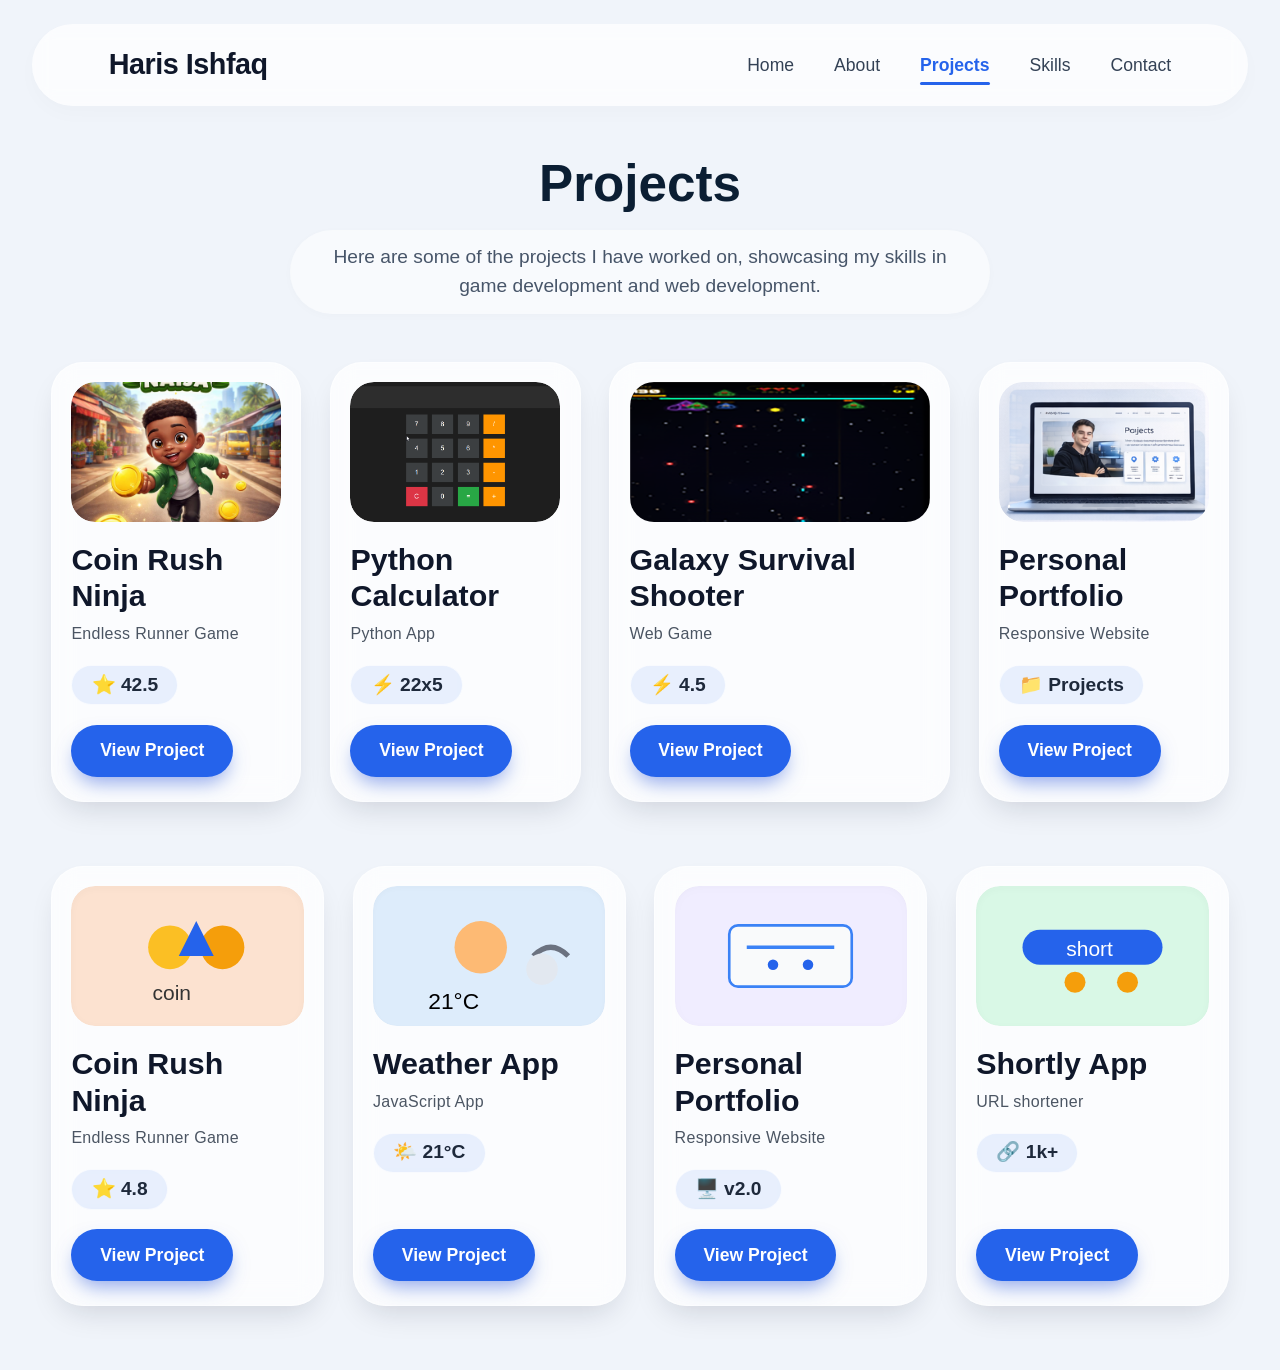
<file: Projects.html>
<!DOCTYPE html>
<html lang="en">

<head>
    <meta charset="UTF-8">
    <meta name="viewport" content="width=device-width, initial-scale=1.0">
    <title>Projects</title>
    <link rel="stylesheet" href="Project_style.css">
</head>

<body>

    <header>
        <nav>
            <div class="logo">Haris Ishfaq</div>
            <ul>
                <li><a href="index.html">Home</a></li>
                <li><a href="About.html">About</a></li>
                <li><a href="Projects.html" class="active">Projects</a></li>
                <li><a href="Skills.html">Skills</a></li>
                <li><a href="Contact.html">Contact</a></li>
            </ul>
        </nav>
    </header>

    <main>
        <div class="projects-header">
            <h1>Projects</h1>
            <p class="subhead">
                Here are some of the projects I have worked on, showcasing my skills in game development and web
                development.
            </p>
        </div>

        <div class="cards-grid">

            <article class="project-card">
                <div class="card-img">
                    <img src="Gameimage.jpg" class="project-image">
                </div>
                <div class="card-content">
                    <h2>Coin Rush Ninja</h2>
                    <p class="project-tag">Endless Runner Game</p>
                    <div class="card-meta">⭐ 42.5</div>
                </div>
                <div class="card-footer">
                    <a href="https://harisishfaq584.itch.io/coinrushninja" class="view-btn" target="_blank">
                        View Project
                    </a>
                </div>
            </article>
            <article class="project-card">
                <div class="card-img">
                    <img src="calculator1.png" alt="Python Calculator icon" class="project-image">
                </div>
                <div class="card-content">
                    <h2>Python Calculator</h2>
                    <p class="project-tag">Python App</p>
                    <div class="card-meta">⚡ 22x5</div>
                </div>
                <div class="card-footer">
                    <a href="#" class="view-btn" id="calcViewBtn">View Project</a>
                </div>
            </article>

            <article class="project-card">
                <div class="card-img">
                    <img src="galaxy.png">
                </div>
                <div class="card-content">
                    <h2>Galaxy Survival Shooter</h2>
                    <p class="project-tag">Web Game</p>
                    <div class="card-meta">⚡ 4.5</div>
                </div>
                <div class="card-footer">
                    <a href="Game.html" class="view-btn">View Project</a>
                </div>
            </article>

            <article class="project-card">
                <div class="card-img">
                    <img src="personalprofoliol.png" alt="Personal Portfolio icon" class="project-image">
                </div>
                <div class="card-content">
                    <h2>Personal Portfolio</h2>
                    <p class="project-tag">Responsive Website</p>
                    <div class="card-meta">📁 Projects</div>
                </div>
                <div class="card-footer">
                    <a href="#" class="view-btn">View Project</a>
                </div>
            </article>
        </div>

        <div class="cards-grid second-row">
            <article class="project-card">
                <div class="card-img">
                    <img src="data:image/svg+xml,%3Csvg xmlns='http://www.w3.org/2000/svg' width='280' height='160' viewBox='0 0 280 160'%3E%3Crect width='280' height='160' fill='%23f97316' opacity='0.2'/%3E%3Ccircle cx='120' cy='70' r='25' fill='%23fbbf24'/%3E%3Ccircle cx='180' cy='70' r='25' fill='%23f59e0b'/%3E%3Cpolygon points='150,40 170,80 130,80' fill='%232563eb'/%3E%3Ctext x='100' y='130' font-family='Arial' font-size='24' fill='%23333'%3Ecoin%3C/text%3E%3C/svg%3E"
                        alt="Coin Rush Ninja" class="project-image">
                </div>
                <div class="card-content">
                    <h2>Coin Rush Ninja</h2>
                    <p class="project-tag">Endless Runner Game</p>
                    <div class="card-meta">⭐ 4.8</div>
                </div>
                <div class="card-footer">
                    <a href="#" class="view-btn">View Project</a>
                </div>
            </article>

            <article class="project-card">
                <div class="card-img">
                    <img src="data:image/svg+xml,%3Csvg xmlns='http://www.w3.org/2000/svg' width='280' height='160' viewBox='0 0 280 160'%3E%3Crect width='280' height='160' fill='%237fb7f0' opacity='0.25'/%3E%3Ccircle cx='130' cy='70' r='30' fill='%23fdba74'/%3E%3Cpath d='M190 80 Q210 60, 230 80' stroke='%236b7280' stroke-width='6' fill='none'/%3E%3Ccircle cx='200' cy='95' r='18' fill='%23e2e8f0'/%3E%3Ctext x='70' y='140' font-family='Arial' font-size='26' fill='%23000'%3E21°C%3C/text%3E%3C/svg%3E"
                        alt="Weather App" class="project-image">
                </div>
                <div class="card-content">
                    <h2>Weather App</h2>
                    <p class="project-tag">JavaScript App</p>
                    <div class="card-meta">🌤️ 21°C</div>
                </div>
                <div class="card-footer">
                    <a href="#" class="view-btn">View Project</a>
                </div>
            </article>

            <article class="project-card">
                <div class="card-img">
                    <img src="data:image/svg+xml,%3Csvg xmlns='http://www.w3.org/2000/svg' width='280' height='160' viewBox='0 0 280 160'%3E%3Crect width='280' height='160' fill='%23a78bfa' opacity='0.15'/%3E%3Crect x='70' y='45' width='140' height='70' rx='10' fill='%23f9fafb' stroke='%233b82f6' stroke-width='3'/%3E%3Cline x1='90' y1='70' x2='190' y2='70' stroke='%233b82f6' stroke-width='4'/%3E%3Ccircle cx='120' cy='90' r='6' fill='%232563eb'/%3E%3Ccircle cx='160' cy='90' r='6' fill='%232563eb'/%3E%3C/svg%3E"
                        alt="Personal Portfolio" class="project-image">
                </div>
                <div class="card-content">
                    <h2>Personal Portfolio</h2>
                    <p class="project-tag">Responsive Website</p>
                    <div class="card-meta">🖥️ v2.0</div>
                </div>
                <div class="card-footer">
                    <a href="#" class="view-btn">View Project</a>
                </div>
            </article>

            <article class="project-card">
                <div class="card-img">
                    <img src="data:image/svg+xml,%3Csvg xmlns='http://www.w3.org/2000/svg' width='280' height='160' viewBox='0 0 280 160'%3E%3Crect width='280' height='160' fill='%234ade80' opacity='0.2'/%3E%3Crect x='60' y='50' width='160' height='40' rx='20' fill='%232563eb'/%3E%3Ctext x='110' y='80' font-family='Arial' font-size='24' fill='white'%3Eshort%3C/text%3E%3Ccircle cx='120' cy='110' r='12' fill='%23f59e0b'/%3E%3Ccircle cx='180' cy='110' r='12' fill='%23f59e0b'/%3E%3C/svg%3E"
                        alt="Shortly App" class="project-image">
                </div>
                <div class="card-content">
                    <h2>Shortly App</h2>
                    <p class="project-tag">URL shortener</p>
                    <div class="card-meta">🔗 1k+</div>
                </div>
                <div class="card-footer">
                    <a href="#" class="view-btn">View Project</a>
                </div>
            </article>
        </div>

    </main>

    <div id="calculatorModal" class="modal">
        <div class="modal-content">
            <span class="close">&times;</span>
            <p>You can download the .exe file for test by yourself</p>
            <a href="https://raw.githubusercontent.com/Haris84/Calculator/main/main.exe"
                class="download-btn">Download</a>
        </div>
    </div>

    <script>
        var modal = document.getElementById("calculatorModal");
        var btn = document.getElementById("calcViewBtn");
        var span = document.getElementsByClassName("close")[0];

        if (btn) {
            btn.onclick = function (event) {
                event.preventDefault();
                modal.style.display = "block";
            }
        }

        if (span) {
            span.onclick = function () {
                modal.style.display = "none";
            }
        }

        window.onclick = function (event) {
            if (event.target == modal) {
                modal.style.display = "none";
            }
        }
    </script>

</body>

</html>
</file>
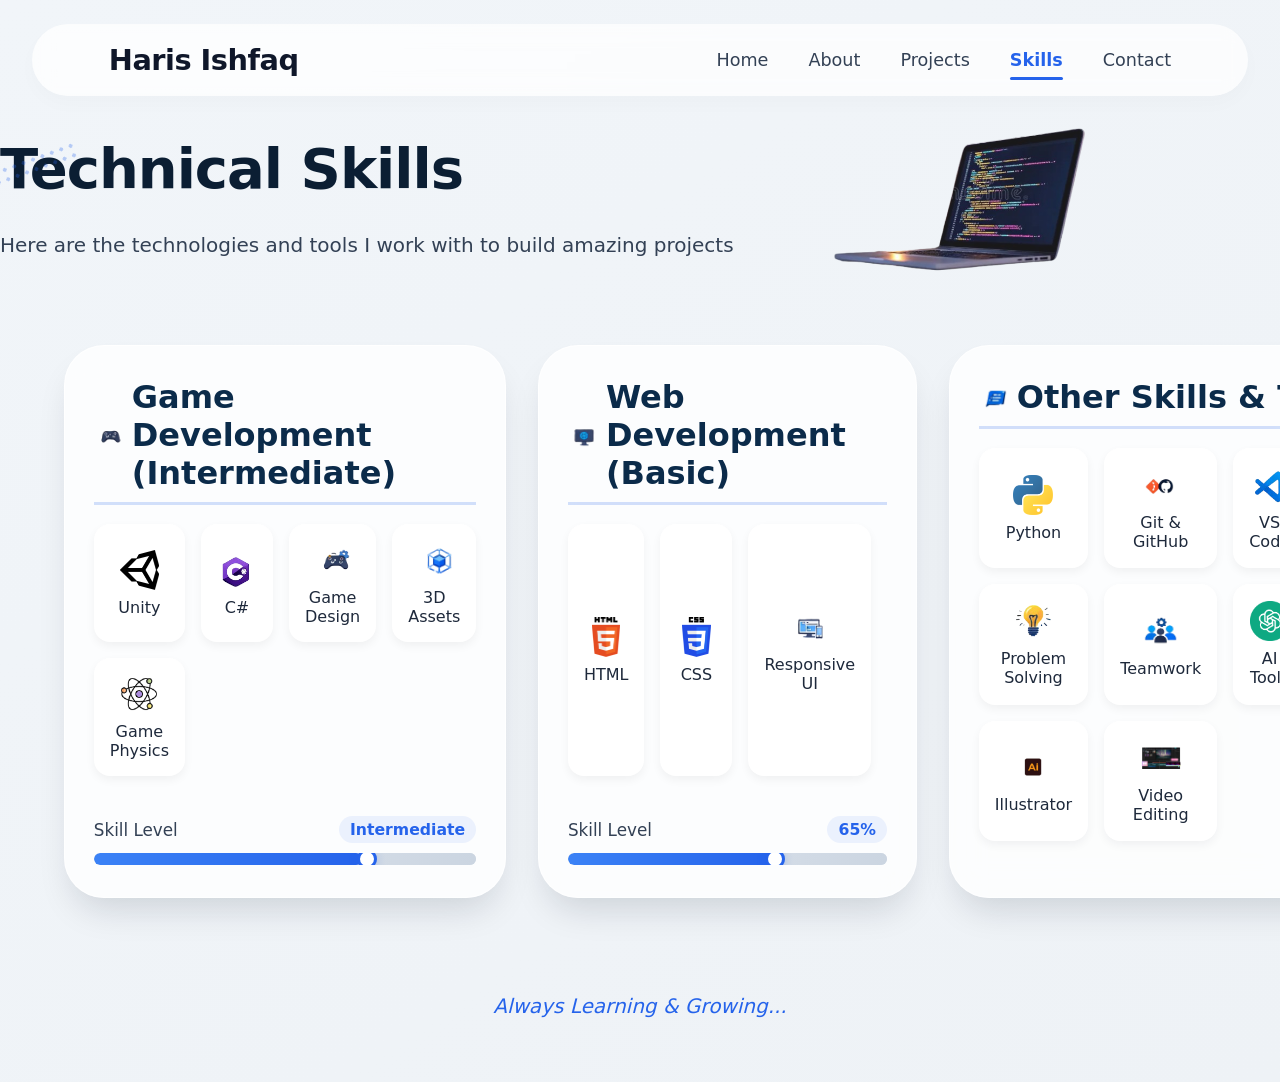
<file: Skills.html>
<!DOCTYPE html>
<html lang="en">

<head>
    <meta charset="UTF-8">
    <meta name="viewport" content="width=device-width, initial-scale=1.0">
    <title>Skills</title>
    <link rel="stylesheet" href="Skills_style.css">
</head>

<body>

    <header>
        <nav>
            <div class="logo">Haris Ishfaq</div>
            <ul>
                <li><a href="index.html">Home</a></li>
                <li><a href="About.html">About</a></li>
                <li><a href="Projects.html">Projects</a></li>
                <li><a href="Skills.html" class="active">Skills</a></li>
                <li><a href="Contact.html">Contact</a></li>
            </ul>
        </nav>
    </header>

    <main class="skills-page">
        <div class="skills-header">
            <div class="decor-dots"></div>
            <h1>Technical Skills</h1>
            <p class="subhead">Here are the technologies and tools I work with to build amazing projects</p>
            <div class="header-illustration">
                <img src="laptop.png" alt="Laptop and floating icons">
            </div>
        </div>

        <div class="skills-grid">
            <!-- Game Development -->
            <section class="skill-category">
                <h2><img src="Gamedev.png" alt="Game Dev Icon" class="category-icon-img"> Game Development (Intermediate)</h2>
                <div class="skills-row">
                    <div class="skill-item">
                        <img src="unity.png" alt="Unity">
                        <p>Unity</p>
                    </div>
                    <div class="skill-item">
                        <img src="Csharp.png" alt="C#">
                        <p>C#</p>
                    </div>
                    <div class="skill-item">
                        <img src="Gamedesign.png" alt="Game Design">
                        <p>Game Design</p>
                    </div>
                    <div class="skill-item">
                        <img src="Assets.png" alt="3D Assets">
                        <p>3D Assets</p>
                    </div>
                    <div class="skill-item">
                        <img src="Phy.png" alt="Game Physics">
                        <p>Game Physics</p>
                    </div>
                </div>
                <div class="skill-level">
                    <div class="level-header">
                        <span>Skill Level</span>
                        <span class="level-text">Intermediate</span>
                    </div>
                    <div class="slider">
                        <div class="track"></div>
                        <div class="progress" style="width: 70%;"></div>
                        <div class="thumb" style="left: calc(70% - 5px);"></div>
                    </div>
                </div>
            </section>

            <!-- Web Development (Secondary Skill) -->
            <section class="skill-category">
                <h2>
                    <img src="Webdeve.png" alt="Web Dev Icon" class="category-icon-img">
                    Web Development (Basic)
                </h2>

                <div class="skills-row">
                    <div class="skill-item">
                        <img src="html.png" alt="HTML">
                        <p>HTML</p>
                    </div>

                    <div class="skill-item">
                        <img src="css.png" alt="CSS">
                        <p>CSS</p>
                    </div>

                    <div class="skill-item">
                        <img src="Design.png" alt="Responsive UI">
                        <p>Responsive UI</p>
                    </div>
                </div>

                <div class="skill-level">
                    <div class="level-header">
                        <span>Skill Level</span>
                        <span class="level-text">65%</span>
                    </div>
                    <div class="slider">
                        <div class="track"></div>
                        <div class="progress" style="width: 65%;"></div>
                        <div class="thumb" style="left: calc(65% - 10px);"></div>
                    </div>
                </div>
            </section>

            <!-- Other Skills & Tools -->
            <section class="skill-category other-category">
                <h2><img src="other.png" alt="Tools Icon" class="category-icon-img"> Other Skills & Tools</h2>
                <div class="skills-row">
                    <div class="skill-item">
                        <img src="python.png" alt="Python">
                        <p>Python</p>
                    </div>
                    <div class="skill-item">
                        <img src="Github.png" alt="Git & GitHub">
                        <p>Git & GitHub</p>
                    </div>
                    <div class="skill-item">
                        <img src="vs.png" alt="VS Code">
                        <p>VS Code</p>
                    </div>
                    <div class="skill-item">
                        <img src="Firebase.png" alt="Firebase">
                        <p>Firebase</p>
                    </div>
                    <div class="skill-item">
                        <img src="problem.png" alt="Problem Solving">
                        <p>Problem Solving</p>
                    </div>
                    <div class="skill-item">
                        <img src="Team.png" alt="Teamwork">
                        <p>Teamwork</p>
                    </div>
                    <div class="skill-item">
                        <img src="Chatgpt.png" alt="AI">
                        <p>AI Tools</p>
                    </div>
                                        <div class="skill-item">
                        <img src="ph.png" alt="Photoshop">
                        <p>Photoshop</p>
                    </div>
                    <div class="skill-item">
                        <img src="Ai.png" alt="Illustrator">
                        <p>Illustrator</p>
                    </div>
                    <div class="skill-item">
                        <img src="vd.png" alt="Video Editing">
                        <p>Video Editing</p>
                    </div>
                </div>
            </section>
        </div>

        <div class="skills-footer">
            <p>Always Learning & Growing...</p>
        </div>
    </main>

</body>

</html>
</file>
<file: Homestyle.css>
* {
    margin: 0;
    padding: 0;
    box-sizing: border-box;
    font-family: Arial, sans-serif;
}

body {
    background: #f5f7fa;
    color: #333;
}

.logo {
    font-family: 'Arial Narrow Bold', sans-serif, Helvetica, sans-serif;
    font-size: xx-large;
    font: bolder;
}

/* ---------- navigation (same style as all pages) ---------- */
nav {
    display: flex;
    justify-content: space-between;
    align-items: center;
    padding: 1.2rem 6%;
    background: rgba(255,255,255,0.75);
    backdrop-filter: blur(10px);
    border-radius: 3rem;
    margin: 1.5rem 2rem;
    box-shadow: 0 8px 20px rgba(0,0,0,0.02);
}

.logo {
    font-size: 1.8rem;
    font-weight: 700;
    letter-spacing: -0.5px;
    color: #0f172a;
}

nav ul {
    list-style: none;
    display: flex;
    gap: 2.5rem;
}

nav a {
    text-decoration: none;
    color: #334155;
    font-weight: 500;
    font-size: 1.1rem;
    transition: 0.2s;
    position: relative;
    padding-bottom: 4px;
}

nav a:hover {
    color: #2563eb;
}

nav a.active {
    color: #2563eb;
    font-weight: 600;
}

nav a.active::after {
    content: '';
    position: absolute;
    bottom: -6px;
    left: 0;
    width: 100%;
    height: 3px;
    background: #2563eb;
    border-radius: 6px;
}

/* Hero */
.hero {
    display: flex;
    align-items: center;
    justify-content: space-between;
    padding: 80px 60px;
}

.hero-text h1 {
    font-size: 48px;
    margin-bottom: 20px;
}

.hero-text p {
    font-size: 20px;
    margin-bottom: 30px;
    color: #666;
}

.buttons {
    display: flex;
    gap: 15px;
}

.btn {
    padding: 12px 25px;
    border-radius: 8px;
    text-decoration: none;
    font-weight: bold;
    transition: transform 0.3s ease, box-shadow 0.3s ease;
}

.primary {
    background: #2563eb;
    color: white;
    box-shadow: 0 10px 25px rgba(0, 0, 0, 0.326);
}

.primary:hover {
    box-shadow: 0 10px 25px rgba(0, 0, 0, 0.726);
    transform: scale(1.1);
}

.secondary {
    background: #e5e7eb;
    color: #333;
}

.secondary:hover {
    background: #d1d5db;
    box-shadow: 0 10px 25px rgba(0, 0, 0, 0.326);
    transform: scale(1.1);
}

/* Hero Image */
.hero-image img {
    width: 350px;
    border-radius: 15px;
}

/* Skills */
.skills {
    display: flex;
    justify-content: center;
    gap: 20px;
    padding: 40px;
}

.skill-card {
    background: white;
    padding: 20px;
    border-radius: 12px;
    box-shadow: 0 5px 15px rgba(0, 0, 0, 0.05);
    text-align: center;
    width: 120px;
    transition: transform 0.3s ease;
}

.skill-card img {
    width: 50px;
    margin-bottom: 10px;
}

.skill-card.unity img {
    width: 70px;
    height: 70px;
}

.skill-card.python img {
    width: 65px;
    height: 65px;
}

.skill-card:hover {
    transform: translateY(-8px);
    box-shadow: 0 10px 25px rgba(83, 83, 83, 0.526);
}

/* Projects */
.projects {
    display: flex;
    justify-content: center;
    gap: 40px;
    padding: 60px;
}

.card1 {
    display: flex;
    flex-direction: column;
    justify-content: flex-start;
    align-items: flex-start;
    padding: 20px;
    border-radius: 15px;
    box-shadow: 0 10px 25px rgba(0, 0, 0, 0.426);
    height: 400px;
    width: 350px;
    background-color: white;
    transition: box-shadow 0.3s ease, transform 0.3s ease;
    overflow: hidden;
}

.card1:hover {
    box-shadow: 0 10px 25px rgba(0, 0, 0, 0.826);
    transform: translateY(-5px);
}

.project-video {
    width: 100%;
    height: 200px;
    object-fit: cover;
    border-radius: 5px;
    margin-bottom: 15px;
}

.youtube-container {
    position: relative;
    width: 100%;
    height: 200px;
    overflow: hidden;
    border-radius: 5px;
    margin-bottom: 15px;
    background: #000;
}

.youtube-container iframe {
    position: absolute;
    top: 0;
    left: 0;
    width: 100%;
    height: 100%;
}

.card1:hover .youtube-container {
    box-shadow: 0 4px 15px rgba(0,0,0,0.3);
}

.card1 h1 {
    font-size: 28px;
    margin-bottom: 10px;
    text-align: left;
}

.card1 h2 {
    font-size: 18px;
    margin-bottom: 20px;
    color: #666;
    text-align: left;
}

.btn1 {
    width: 140px;
    padding: 15px 22px;
    font-size: 16px;
    border-radius: 10px;
    text-decoration: none;
    background-color: #2563eb;
    color: white;
    font-weight: bold;
    transition: transform 0.3s;
}

.btn1:hover {
    transform: translateY(-4px);
}

/* ===== RESPONSIVE TWEAKS (no visual changes, only adapt layout) ===== */

/* Large tablets & small desktops */
@media screen and (max-width: 1100px) {
    .hero {
        padding: 60px 40px;
    }
    .hero-text h1 {
        font-size: 44px;
    }
    .projects {
        gap: 30px;
    }
    .card1 {
        width: 320px;
        height: 380px;
    }
    .project-video {
        height: 180px;
    }
    .youtube-container {
        height: 180px;
    }
}

/* Tablets landscape & portrait */
@media screen and (max-width: 900px) {
    nav {
        padding: 1rem 5%;
        margin: 1.2rem 1.5rem;
    }
    nav ul {
        gap: 1.8rem;
    }
    
    .hero {
        flex-direction: column;
        text-align: center;
        padding: 50px 30px;
        gap: 40px;
    }
    
    .hero-text h1 {
        font-size: 42px;
    }
    
    .buttons {
        justify-content: center;
    }
    
    .hero-image img {
        width: 300px;
    }
    
    .skills {
        padding: 30px 20px;
        gap: 15px;
    }
    
    .projects {
        flex-direction: column;
        align-items: center;
        padding: 40px 20px;
        gap: 30px;
    }
    .card1 {
        width: 100%;
        max-width: 400px;
        height: auto;
    }
    .project-video {
        height: 200px;
    }
    .youtube-container {
        height: 200px;
    }
}

/* Mobile large */
@media screen and (max-width: 650px) {
    nav {
        flex-direction: column;
        gap: 1rem;
        padding: 1rem 1.5rem;
        margin: 1rem;
        border-radius: 2rem;
    }
    nav ul {
        flex-wrap: wrap;
        justify-content: center;
        gap: 1.2rem 1.5rem;
    }
    .logo {
        font-size: 1.8rem;
    }
    
    .hero {
        padding: 40px 20px;
    }
    
    .hero-text h1 {
        font-size: 36px;
    }
    
    .hero-text p {
        font-size: 18px;
    }
    
    .buttons {
        flex-direction: column;
        align-items: center;
        gap: 12px;
    }
    
    .btn {
        width: 200px;
        text-align: center;
    }
    
    .hero-image img {
        width: 260px;
    }
    
    .skills {
        flex-wrap: wrap;
        justify-content: center;
        padding: 30px 15px;
        gap: 15px;
    }
    
    .skill-card {
        width: 100px;
        padding: 15px;
    }
    
    .skill-card img {
        width: 40px;
    }
    
    .skill-card.unity img {
        width: 55px;
        height: 55px;
    }
    
    .skill-card.python img {
        width: 50px;
        height: 50px;
    }
    
    .card1 {
        width: 100%;
        height: auto;
    }
    
    .project-video {
        height: 160px;
    }
    .youtube-container {
        height: 160px;
    }
    
    .btn1 {
        width: 130px;
        padding: 12px 18px;
        font-size: 15px;
    }
    .card1 h1 {
        font-size: 24px;
    }
    .card1 h2 {
        font-size: 16px;
    }
}

/* Mobile small */
@media screen and (max-width: 400px) {
    nav ul {
        gap: 0.8rem 1rem;
    }
    
    nav a {
        font-size: 1rem;
    }
    
    .logo {
        font-size: 1.6rem;
    }
    
    .hero-text h1 {
        font-size: 30px;
    }
    
    .hero-text p {
        font-size: 16px;
    }
    
    .hero-image img {
        width: 220px;
    }
    
    .skills {
        gap: 10px;
    }
    
    .skill-card {
        width: 85px;
        padding: 12px 8px;
    }
    
    .skill-card p {
        font-size: 13px;
    }
    
    .skill-card img {
        width: 35px;
    }
    
    .skill-card.unity img {
        width: 48px;
        height: 48px;
    }
    
    .skill-card.python img {
        width: 45px;
        height: 45px;
    }
    
    .projects {
        padding: 30px 10px;
    }
    
    .card1 {
        padding: 15px;
    }
    
    .project-video {
        height: 140px;
    }
    .youtube-container {
        height: 140px;
    }
    
    .card1 h1 {
        font-size: 22px;
    }
    
    .card1 h2 {
        font-size: 15px;
    }
    
    .btn1 {
        width: 115px;
        padding: 10px 15px;
        font-size: 14px;
    }
}

/* Ensure images never overflow */
img {
    max-width: 100%;
    height: auto;
}

/* tiny extra safety for flex wrap */
.skills, .projects, .buttons {
    flex-wrap: wrap;
}
</file>
<file: Aboutstyle.css>
* {
    margin: 0;
    padding: 0;
    box-sizing: border-box;
    font-family: "Segoe UI", Arial, sans-serif;
}

body {
    background: linear-gradient(135deg, #e6edf5, #f5f7fa);
    color: #2c3e50;
    line-height: 1.5;
}

/* ----- NAVBAR (exact from original) ----- */
nav {
    display: flex;
    justify-content: space-between;
    align-items: center;
    padding: 20px;
    background: rgba(255,255,255,0.7);
    backdrop-filter: blur(10px);
    border-radius: 40px;
    margin-left: 20px;
    margin-right: 20px;
    margin-top: 20px;
}

nav .logo {
    font-size: 26px;
    font-weight: 700;
}

nav ul {
    list-style: none;
    display: flex;
    gap: 40px;
}

nav ul li a {
    text-decoration: none;
    color: #4a5568;
    font-weight: 500;
    position: relative;
    transition: 0.3s ease;
}

nav ul li a:hover {
    color: #2563eb;
}

nav ul li a.active {
    color: #2563eb;
}

nav ul li a.active::after {
    content: "";
    position: absolute;
    width: 100%;
    height: 3px;
    background: #2563eb;
    left: 0;
    bottom: -8px;
    border-radius: 5px;
}

.about-container {
    margin-top: 80px;
    display: flex;
    align-items: center;
    gap: 80px;
    flex-wrap: wrap;
}

/* ----- IMAGE ----- */
.about-image img {
    width: 100%;
    max-width: 420px;
    border-radius: 25px;
    box-shadow: 0 20px 40px rgba(0,0,0,0.15);
    display: block;
}

/* ----- CONTENT ----- */
.about-content {
    flex: 1;
    min-width: 300px;
}

.about-content h1 {
    font-size: clamp(32px, 4vw, 52px);
    margin-bottom: 25px;
    font-weight: 700;
}

.about-content p {
    font-size: clamp(16px, 2vw, 20px);
    line-height: 1.8;
    color: #4a5568;
    margin-bottom: 40px;
}

/* ----- CARDS (exactly as the image: three cards, no extra icons)  ----- */
.about-cards {
    display: flex;
    gap: 30px;
    flex-wrap: wrap;
    margin-bottom: 40px;
}

.card {
    background: white;
    padding: 30px 20px;
    border-radius: 20px;
    flex: 1 1 180px;
    min-width: 200px;
    max-width: 280px;
    box-shadow: 0 10px 30px rgba(0,0,0,0.08);
    text-align: center;
    transition: 0.3s ease;
}

.card:hover {
    transform: translateY(-8px);
    box-shadow: 0 15px 40px rgba(0,0,0,0.15);
}

.card h3 {
    font-size: 20px;
    margin-bottom: 15px;
    display: flex;
    align-items: center;
    justify-content: center;
    gap: 6px;
}

.card p {
    font-size: 15px;
    color: #6b7280;
    margin-bottom: 0;
    line-height: 1.6;
}

/* ----- BUTTON (exact .btn style) ----- */
.btn {
    display: inline-block;
    padding: 15px 35px;
    background: linear-gradient(135deg, #2563eb, #3b82f6);
    color: white;
    text-decoration: none;
    font-weight: 600;
    border-radius: 12px;
    box-shadow: 0 10px 25px rgba(37, 99, 235, 0.4);
    transition: 0.3s ease;
    border: none;
    cursor: pointer;
    margin-top: 10px;
}

.btn:hover {
    transform: translateY(-4px);
    box-shadow: 0 15px 35px rgba(37, 99, 235, 0.6);
}

/* ----- optional skill-icons (from original code) keep to be consistent with your base */
.skill-icons {
    margin-top: 40px;
    display: flex;
    gap: 20px;
    flex-wrap: wrap;
}

.skill-icons img {
    width: 50px;
    height: 50px;
    object-fit: contain;
    background: white;
    padding: 10px;
    border-radius: 12px;
    box-shadow: 0 8px 20px rgba(0,0,0,0.08);
}

/* ===== FULL RESPONSIVENESS ===== */
@media (max-width: 992px) {
    .about-wrapper {
        padding: 40px;
    }
    .about-container {
        flex-direction: column;
        text-align: center;
        gap: 50px;
    }
    .about-cards {
        justify-content: center;
    }
    .card {
        max-width: 260px;
    }
    .skill-icons {
        justify-content: center;
    }
}

@media (max-width: 768px) {
    nav {
        flex-direction: column;
        gap: 20px;
        padding: 20px 5%;
    }
    nav ul {
        gap: 25px;
        flex-wrap: wrap;
        justify-content: center;
    }
    .about-wrapper {
        padding: 30px 25px;
        margin: 30px 15px;
    }
}

@media (max-width: 600px) {
    nav ul {
        gap: 18px;
    }
    nav ul li a {
        font-size: 0.95rem;
    }
    .about-wrapper {
        padding: 25px 15px;
    }
    .about-cards {
        flex-direction: column;
        align-items: center;
    }
    .card {
        max-width: 100%;
        width: 100%;
    }
    .skill-icons {
        gap: 12px;
    }
    .skill-icons img {
        width: 45px;
        height: 45px;
    }
    .btn {
        padding: 14px 30px;
    }
}
footer{
    height: 30px;
}

/* small screens extra polish */
@media (max-width: 400px) {
    nav ul {
        gap: 12px;
    }
    .about-content h1 {
        font-size: 2.2rem;
    }
}
</file>
<file: Contact_style.css>
/* Contactstyle.css – exact replica of the design, fully responsive */

* {
    margin: 0;
    padding: 0;
    box-sizing: border-box;
    font-family: 'Segoe UI', Roboto, system-ui, -apple-system, sans-serif;
}

body {
    background: linear-gradient(160deg, #f0f5fe 0%, #e9f0fa 100%);
    color: #0f172a;
    min-height: 100vh;
}

/* ---------- navigation (same style as all pages) ---------- */
nav {
    display: flex;
    justify-content: space-between;
    align-items: center;
    padding: 1.2rem 6%;
    background: rgba(255,255,255,0.75);
    backdrop-filter: blur(10px);
    border-radius: 3rem;
    margin: 1.5rem 2rem;
    box-shadow: 0 8px 20px rgba(0,0,0,0.02);
}

.logo {
    font-size: 1.8rem;
    font-weight: 700;
    letter-spacing: -0.5px;
    color: #0f172a;
}

nav ul {
    list-style: none;
    display: flex;
    gap: 2.5rem;
}

nav a {
    text-decoration: none;
    color: #334155;
    font-weight: 500;
    font-size: 1.1rem;
    transition: 0.2s;
    position: relative;
    padding-bottom: 4px;
}

nav a:hover {
    color: #2563eb;
}

nav a.active {
    color: #2563eb;
    font-weight: 600;
}

nav a.active::after {
    content: '';
    position: absolute;
    bottom: -6px;
    left: 0;
    width: 100%;
    height: 3px;
    background: #2563eb;
    border-radius: 6px;
}

/* ---------- contact page specific ---------- */
.contact-page {
    max-width: 1100px;
    margin: 0 auto 3rem auto;
    padding: 0 5%;
}

/* header (exact wording) */
.contact-header {
    text-align: center;
    margin: 2rem 0 2.5rem 0;
    position: relative;
}

.contact-header h1 {
    font-size: 3.8rem;
    font-weight: 700;
    color: #0b1e33;
    margin-bottom: 0.5rem;
    letter-spacing: -0.5px;
}

.subhead {
    max-width: 700px;
    margin: 0 auto;
    font-size: 1.25rem;
    color: #2c3e50;
    background: rgba(255,255,255,0.6);
    padding: 0.7rem 2rem;
    border-radius: 60px;
    backdrop-filter: blur(4px);
    display: inline-block;
    box-shadow: 0 2px 8px rgba(0,0,0,0.02);
    line-height: 1.5;
    position: relative;
    z-index: 1;
}

.header-illustrations {
    position: absolute;
    top: -1rem;
    right: 10%;
    display: flex;
    gap: 1.5rem;
    opacity: 0.7;
    z-index: 0;
}

.illu {
    font-size: 2.5rem;
    transform: rotate(-15deg);
}

.illu2 {
    transform: rotate(10deg);
}

/* two-column grid for Email / WhatsApp */
.contact-grid {
    display: grid;
    grid-template-columns: 1fr 1fr;
    gap: 2rem;
    margin: 2.5rem 0 2rem 0;
}

/* contact cards – exactly as image: clean, white, shadow, left-aligned */
.contact-card {
    background: rgba(255, 255, 255, 0.85);
    backdrop-filter: blur(16px);
    border-radius: 2.5rem;
    padding: 2.5rem 2.2rem;
    box-shadow: 0 25px 40px -15px rgba(0,30,60,0.2);
    border: 1px solid rgba(255,255,255,0.8);
    transition: transform 0.2s;
    display: flex;
    flex-direction: column;
}

.contact-card:hover {
    transform: translateY(-5px);
    background: rgba(255,255,255,0.95);
}

.email-card:hover {
    box-shadow: 0 30px 45px -12px rgba(37,99,235,0.25);
}

.whatsapp-card:hover {
    box-shadow: 0 30px 45px -12px rgba(37,211,102,0.25);
}

.contact-card h2 {
    font-size: 2.4rem;
    font-weight: 650;
    color: #0a2942;
    margin-bottom: 0.75rem;
    padding-bottom: 0.6rem;
    display: flex;
    align-items: center;
}

.email-card h2 {
    border-bottom: 3px solid rgba(37,99,235,0.2);
}

.whatsapp-card h2 {
    border-bottom: 3px solid rgba(37,211,102,0.2);
}

.card-title-icon {
    display: inline-flex;
    align-items: center;
    justify-content: center;
    width: 2rem;
    height: 2rem;
    border-radius: 0.25rem;
    color: white;
    font-size: 1.2rem;
    margin-right: 0.75rem;
    font-weight: bold;
}

.email-card .card-title-icon {
    background: #2563eb;
}

.whatsapp-card .card-title-icon {
    background: #25D366;
}

.contact-detail {
    font-size: 1.4rem;
    font-weight: 600;
    padding: 0.5rem 1.2rem;
    border-radius: 40px;
    margin: 0.8rem 0 1rem 0;
    display: inline-flex;
    align-items: center;
    align-self: flex-start;
    word-break: break-word;
    max-width: 100%;
}

.email-card .contact-detail {
    color: #1e3a8a;
    background: rgba(37,99,235,0.08);
    border: 1px solid rgba(37,99,235,0.15);
}

.whatsapp-card .contact-detail {
    color: #128C7E;
    background: rgba(37,211,102,0.08);
    border: 1px solid rgba(37,211,102,0.15);
}

.detail-icon {
    margin-right: 0.75rem;
    font-size: 1.5rem;
}

.contact-description {
    font-size: 1.1rem;
    color: #2d3c53;
    margin: 0.5rem 0 1.8rem 0;
    line-height: 1.5;
    flex-grow: 1;
}

/* buttons (Send Email / Send Message) */
.contact-btn {
    display: inline-flex;
    align-items: center;
    background: #2563eb;
    color: white;
    font-weight: 600;
    text-decoration: none;
    padding: 1rem 2rem;
    border-radius: 3rem;
    font-size: 1.2rem;
    box-shadow: 0 12px 22px -8px #1d4ed880;
    transition: 0.2s;
    border: none;
    align-self: flex-start;
    margin-top: 0.8rem;
    letter-spacing: 0.3px;
}

.contact-btn:hover {
    background: #1d4ed8;
    transform: scale(1.02);
    box-shadow: 0 16px 26px -6px #1e3a8a;
}

.whatsapp-btn {
    background: #25D366;
    box-shadow: 0 12px 22px -8px #25D36680;
}

.whatsapp-btn:hover {
    background: #128C7E;
    box-shadow: 0 16px 26px -6px #075E54;
    transform: scale(1.02);
}

.btn-icon {
    margin-right: 0.75rem;
    font-size: 1.3rem;
}

/* social row (exact match: "Or find me on:" + icons) */
.social-row {
    display: flex;
    align-items: center;
    justify-content: center;
    flex-wrap: wrap;
    gap: 1.2rem;
    margin: 3rem 0 2.5rem 0;
    background: rgba(255,255,255,0.5);
    padding: 1rem 2rem;
    border-radius: 60px;
    backdrop-filter: blur(4px);
    width: fit-content;
    margin-left: auto;
    margin-right: auto;
    border: 1px solid rgba(255,255,255,0.7);
}

.social-prefix {
    font-size: 1.3rem;
    font-weight: 500;
    color: #1e293b;
    white-space: nowrap;
}

.social-icons {
    display: flex;
    gap: 1.3rem;
    flex-wrap: wrap;
    justify-content: center;
}

/* each icon styled as a minimal bubble – exactly like image (simple, readable) */
.fb {
    font-size: 1.8rem;
    line-height: 1;
    background: rgba(37,99,235,0.1);
    width: 50px;
    height: 50px;
    display: inline-flex;
    align-items: center;
    justify-content: center;
    border-radius: 50%;
    /* backdrop-filter: blur(2px); */
    border: 1px solid rgba(255,255,255,0.6);
    box-shadow: 0 4px 10px rgba(0,0,0,0.02);
    transition: 0.2s;
    cursor: default; /* not interactive, just design */
}

.fb:hover {
    transform: scale(1.08);
    box-shadow: 0 2px 22px -5px #1581da;
    
}

/* "Always Learning & Growing..." footer */
.learning-footer {
    text-align: center;
    font-size: 1.5rem;
    font-weight: 500;
    color: #2563eb;
    background: rgba(255,255,255,0.6);
    padding: 0.9rem 2rem;
    border-radius: 60px;
    width: fit-content;
    margin: 2rem auto 1rem auto;
    backdrop-filter: blur(4px);
    border: 2px dashed #a5c0fa;
    letter-spacing: 0.5px;
}

.fb{
    width: 50px;
}
/* ===== FULL RESPONSIVENESS ===== */
@media screen and (max-width: 900px) {
    nav {
        padding: 1rem 5%;
        margin: 1.2rem 1.5rem;
    }
    nav ul {
        gap: 1.8rem;
    }
    .contact-header h1 {
        font-size: 3.2rem;
    }
    .subhead {
        font-size: 1.1rem;
        padding: 0.6rem 1.5rem;
    }
    .contact-grid {
        gap: 1.5rem;
    }
    .contact-card {
        padding: 2rem 1.8rem;
    }
    .contact-card h2 {
        font-size: 2rem;
    }
    .contact-detail {
        font-size: 1.2rem;
    }
    .header-illustrations {
        right: 5%;
        gap: 1rem;
    }
    .illu {
        font-size: 2rem;
    }
}

@media screen and (max-width: 700px) {
    nav {
        flex-direction: column;
        gap: 1rem;
        padding: 1rem 1.5rem;
        margin: 1rem;
        border-radius: 2rem;
    }
    nav ul {
        flex-wrap: wrap;
        justify-content: center;
        gap: 1.2rem 1.5rem;
    }
    .logo {
        font-size: 1.8rem;
    }
    .contact-header h1 {
        font-size: 2.8rem;
    }
    .subhead {
        font-size: 1rem;
    }
    .contact-grid {
        grid-template-columns: 1fr;  /* stacked on mobile */
        max-width: 500px;
        margin-left: auto;
        margin-right: auto;
    }
    .social-row {
        flex-direction: column;
        gap: 0.8rem;
        padding: 1.2rem 1.5rem;
    }
    .social-prefix {
        font-size: 1.2rem;
    }
    .icon {
        width: 45px;
        height: 45px;
        font-size: 1.8rem;
    }
    .learning-footer {
        font-size: 1.3rem;
        padding: 0.7rem 1.5rem;
    }
    .header-illustrations {
        top: 2rem;
        right: 0;
        left: 0;
        justify-content: center;
        gap: 0.5rem;
    }
    .illu {
        font-size: 1.5rem;
    }
}

@media screen and (max-width: 480px) {
    nav {
        padding: 0.8rem 1rem;
        margin: 0.8rem;
    }
    nav ul {
        gap: 0.8rem 1rem;
    }
    nav a {
        font-size: 1rem;
    }
    .logo {
        font-size: 1.6rem;
    }
    .contact-header h1 {
        font-size: 2.4rem;
    }
    .subhead {
        font-size: 0.95rem;
        padding: 0.5rem 1rem;
    }
    .contact-card h2 {
        font-size: 1.9rem;
    }
    .contact-detail {
        font-size: 1.1rem;
        padding: 0.4rem 1rem;
    }
    .contact-description {
        font-size: 1rem;
    }
    .contact-btn {
        padding: 0.8rem 1.8rem;
        font-size: 1.1rem;
    }
    .social-row {
        padding: 1rem;
    }
    .icon {
        width: 40px;
        height: 40px;
        font-size: 1.4rem;
    }
    .learning-footer {
        font-size: 1.2rem;
        padding: 0.6rem 1.2rem;
    }
    .header-illustrations {
        top: 3rem;
    }
}

@media screen and (max-width: 360px) {
    .contact-header h1 {
        font-size: 2rem;
    }
    .social-icons {
        gap: 0.8rem;
    }
    .icon {
        width: 35px;
        height: 35px;
        font-size: 1.2rem;
    }
}
</file>
<file: Project_style.css>
* {
    margin: 0;
    padding: 0;
    box-sizing: border-box;
    font-family: 'Segoe UI', Roboto, Arial, sans-serif;
}

body {
    background: #f0f4fa;
    color: #1e293b;
    line-height: 1.5;
}

/* ------ navigation ------ */
nav {
    display: flex;
    justify-content: space-between;
    align-items: center;
    padding: 1.2rem 6%;
    background: rgba(255,255,255,0.75);
    backdrop-filter: blur(10px);
    border-radius: 3rem;
    margin: 1.5rem 2rem;
    box-shadow: 0 8px 20px rgba(0,0,0,0.02);
}

.logo {
    font-size: 1.8rem;
    font-weight: 700;
    letter-spacing: -0.5px;
    color: #0f172a;
}

nav ul {
    list-style: none;
    display: flex;
    gap: 2.5rem;
}

nav a {
    text-decoration: none;
    color: #334155;
    font-weight: 500;
    font-size: 1.1rem;
    transition: 0.2s;
    position: relative;
    padding-bottom: 4px;
}

nav a:hover {
    color: #2563eb;
}

nav a.active {
    color: #2563eb;
    font-weight: 600;
}

nav a.active::after {
    content: '';
    position: absolute;
    bottom: -6px;
    left: 0;
    width: 100%;
    height: 3px;
    background: #2563eb;
    border-radius: 6px;
}

/* ------ projects header ------ */
.projects-header {
    text-align: center;
    margin: 2.5rem 1.5rem 2rem 1.5rem;
}

.projects-header h1 {
    font-size: 3.2rem;
    font-weight: 700;
    color: #0b1e33;
    margin-bottom: 0.5rem;
}

.subhead {
    max-width: 700px;
    margin: 0 auto;
    font-size: 1.2rem;
    color: #475569;
    background: rgba(255,255,255,0.5);
    padding: 0.8rem 2rem;
    border-radius: 60px;
    backdrop-filter: blur(4px);
    display: inline-block;
    box-shadow: 0 2px 10px rgba(0,0,0,0.02);
}

/* ------ cards grid (responsive) ------ */
.cards-grid {
    display: grid;
    grid-template-columns: repeat(4, 1fr);
    gap: 1.8rem;
    padding: 1rem 4% 2.5rem 4%;
    max-width: 1400px;
    margin: 0 auto;
}

/* project card with image container */
.project-card {
    background: rgba(255, 255, 255, 0.75);
    backdrop-filter: blur(12px);
    border-radius: 2rem;
    padding: 1.2rem 1.2rem 1.5rem 1.2rem;
    box-shadow: 0 15px 30px -10px rgba(0,20,40,0.15);
    transition: all 0.25s ease;
    display: flex;
    flex-direction: column;
    border: 1px solid rgba(255,255,255,0.5);
}

.project-card:hover {
    transform: translateY(-6px);
    background: rgba(255,255,255,0.9);
    box-shadow: 0 25px 35px -8px rgba(37,99,235,0.2);
}

/* image area – fixed size, perfect fit */
.card-img {
    width: 100%;
    height: 140px;
    border-radius: 1.5rem;
    overflow: hidden;
    margin-bottom: 1.2rem;
    background: #ffffff40;
    box-shadow: inset 0 2px 8px rgba(0,0,0,0.03);
}

.project-image {
    width: 100%;
    height: 100%;
    object-fit: cover;          /* ensures image covers area without distortion */
    display: block;
    border-radius: 1.5rem;
    transition: transform 0.3s;
}

.project-card:hover .project-image {
    transform: scale(1.02);
}

.card-content h2 {
    font-size: 1.9rem;
    font-weight: 700;
    line-height: 1.2;
    margin-bottom: 0.5rem;
    color: #0f172a;
}

.project-tag {
    font-size: 1rem;
    font-weight: 500;
    color: #4b5563;
    margin-bottom: 0.8rem;
    letter-spacing: 0.3px;
}

.card-meta {
    font-size: 1.2rem;
    font-weight: 600;
    color: #1e293b;
    background: rgba(37,99,235,0.1);
    display: inline-block;
    padding: 0.3rem 1.2rem;
    border-radius: 40px;
    margin: 0.4rem 0 1.2rem 0;
    backdrop-filter: blur(2px);
    border: 1px solid rgba(255,255,255,0.7);
}

.card-footer {
    margin-top: auto;
}

.view-btn {
    display: inline-block;
    background: #2563eb;
    color: white;
    font-weight: 600;
    text-decoration: none;
    padding: 0.8rem 1.8rem;
    border-radius: 3rem;
    font-size: 1.1rem;
    box-shadow: 0 10px 20px -5px #1d4ed880;
    transition: 0.2s;
    border: none;
    width: fit-content;
}

.view-btn:hover {
    background: #1d4ed8;
    transform: scale(1.03);
    box-shadow: 0 15px 25px -5px #1e3a8a;
}

/* second row spacing */
.second-row {
    margin-top: 0.5rem;
    padding-bottom: 4rem;
}

/* Modal Styles */
.modal {
    display: none; /* Hidden by default */
    position: fixed; /* Stay in place */
    z-index: 1; /* Sit on top */
    left: 0;
    top: 0;
    width: 100%; /* Full width */
    height: 100%; /* Full height */
    overflow: auto; /* Enable scroll if needed */
    background-color: rgb(0,0,0); /* Fallback color */
    background-color: rgba(0,0,0,0.4); /* Black w/ opacity */
    padding-top: 60px;
}

.modal-content {
    background-color: #fefefe;
    margin: 5% auto 15% auto; /* 5% from the top, 15% from the bottom and centered */
    padding: 20px;
    border: 1px solid #888;
    width: 80%; /* Could be more or less, depending on screen size */
    max-width: 500px;
    border-radius: 10px;
    text-align: center;
}

.close {
    color: #aaa;
    float: right;
    font-size: 28px;
    font-weight: bold;
}

.close:hover,
.close:focus {
    color: black;
    text-decoration: none;
    cursor: pointer;
}

.download-btn {
    display: inline-block;
    background: #2563eb;
    color: white;
    font-weight: 600;
    text-decoration: none;
    padding: 0.8rem 1.8rem;
    border-radius: 3rem;
    font-size: 1.1rem;
    box-shadow: 0 10px 20px -5px #1d4ed880;
    transition: 0.2s;
    border: none;
    margin-top: 10px;
}

.download-btn:hover {
    background: #1d4ed8;
    transform: scale(1.03);
    box-shadow: 0 15px 25px -5px #1e3a8a;
}

/* ===== RESPONSIVE ===== */
@media screen and (max-width: 1200px) {
    .cards-grid {
        gap: 1.5rem;
    }
    .card-content h2 {
        font-size: 1.7rem;
    }
}

@media screen and (max-width: 1000px) {
    nav {
        padding: 1rem 5%;
        margin: 1.2rem 1.5rem;
    }
    nav ul {
        gap: 1.8rem;
    }
    .cards-grid {
        grid-template-columns: repeat(2, 1fr);
        gap: 1.8rem;
    }
    .projects-header h1 {
        font-size: 2.8rem;
    }
    .card-img {
        height: 130px;
    }
}

@media screen and (max-width: 700px) {
    nav {
        flex-direction: column;
        gap: 1rem;
        padding: 1rem 2rem;
        margin: 1rem 1rem;
        border-radius: 2rem;
    }
    nav ul {
        flex-wrap: wrap;
        justify-content: center;
        gap: 1.3rem 1.8rem;
    }
    .logo {
        font-size: 1.8rem;
    }
    .projects-header h1 {
        font-size: 2.4rem;
    }
    .subhead {
        font-size: 1rem;
        padding: 0.6rem 1.2rem;
    }
    .cards-grid {
        grid-template-columns: 1fr;
        max-width: 500px;
        margin-left: auto;
        margin-right: auto;
    }
    .card-img {
        height: 150px;
    }
}

@media screen and (max-width: 480px) {
    nav {
        padding: 0.8rem 1.2rem;
        margin: 0.8rem 0.8rem;
    }
    nav ul {
        gap: 1rem 1.2rem;
    }
    nav a {
        font-size: 1rem;
    }
    .logo {
        font-size: 1.6rem;
    }
    .projects-header h1 {
        font-size: 2.2rem;
    }
    .subhead {
        font-size: 0.95rem;
        padding: 0.6rem 1rem;
    }
    .cards-grid {
        padding: 0.5rem 4% 2rem 4%;
    }
    .card-content h2 {
        font-size: 1.8rem;
    }
    .card-meta {
        font-size: 1.1rem;
        padding: 0.2rem 1rem;
    }
    .view-btn {
        padding: 0.7rem 1.5rem;
        font-size: 1rem;
    }
    .card-img {
        height: 140px;
    }
}

@media screen and (max-width: 360px) {
    .card-content h2 {
        font-size: 1.6rem;
    }
    .card-img {
        height: 120px;
    }
}
</file>
<file: Skills_style.css>
* {
    margin: 0;
    padding: 0;
    box-sizing: border-box;
    font-family: 'Segoe UI', Roboto, system-ui, sans-serif;
}

body {
    background: linear-gradient(145deg, #f1f5f9 0%, #eef2f6 100%);
    color: #0f172a;
    min-height: 100vh;
}

nav {
    display: flex;
    justify-content: space-between;
    align-items: center;
    padding: 1.2rem 6%;
    background: rgba(255,255,255,0.75);
    backdrop-filter: blur(10px);
    border-radius: 3rem;
    margin: 1.5rem 2rem;
    box-shadow: 0 8px 20px rgba(0,0,0,0.02);
}

.logo {
    font-size: 1.8rem;
    font-weight: 700;
    letter-spacing: -0.5px;
    color: #0f172a;
}

nav ul {
    list-style: none;
    display: flex;
    gap: 2.5rem;
}

nav a {
    text-decoration: none;
    color: #334155;
    font-weight: 500;
    font-size: 1.1rem;
    transition: 0.2s;
    position: relative;
    padding-bottom: 4px;
}

nav a:hover {
    color: #2563eb;
}

nav a.active {
    color: #2563eb;
    font-weight: 600;
}

nav a.active::after {
    content: '';
    position: absolute;
    bottom: -6px;
    left: 0;
    width: 100%;
    height: 3px;
    background: #2563eb;
    border-radius: 6px;
}

.skills-header {
    text-align: left;
    margin: 2.5rem 3% 5.5rem 3%;
    position: relative;
    max-width: 1300px;
    margin-left: auto;
    margin-right: auto;
}

.decor-dots {
    position: absolute;
    left: -20px;
    top: 20px;
    width: 100px;
    height: 20px;
    background: radial-gradient(circle, #2563eb 2px, transparent 2px);
    background-size: 10px 10px;
    opacity: 0.3;
    transform: rotate(-20deg);
}

.skills-header h1 {
    font-size: 3.5rem;
    font-weight: 700;
    color: #0b1e33;
    margin-bottom: 2rem;
    letter-spacing: -1px;
}

.subhead {
    font-size: 1.25rem;
    color: #334155;
    font-weight: 450;
}

.header-illustration {
    position: absolute;
    top: -50px;
    right: -100px;
    width: 50%;
    max-width: 600px;
    z-index: -1;
}

.header-illustration img {
    width: 60%;
    height: auto;
    opacity: 0.9;
}

.skills-grid {
    display: grid;
    grid-template-columns: repeat(3, 1fr);
    gap: 2rem;
    max-width: 1300px;
    margin: 0 auto 6rem auto;
    padding: 0 5%;
}

.skill-category {
    background: rgba(255, 255, 255, 0.8);
    backdrop-filter: blur(16px);
    border-radius: 2.5rem;
    padding: 2rem 1.8rem;
    box-shadow: 0 20px 35px -10px rgba(0,20,40,0.15);
    border: 1px solid rgba(255,255,255,0.7);
    transition: transform 0.2s;
    display: flex;
    flex-direction: column;
}

.skill-category:hover {
    transform: translateY(-6px);
    box-shadow: 0 30px 40px -10px rgba(37,99,235,0.15);
}

.skill-category h2 {
    font-size: 2rem;
    font-weight: 650;
    margin-bottom: 1.2rem;
    color: #0b2b4a;
    display: flex;
    align-items: center;
    justify-content: flex-start;
    gap: 0.5rem;
    border-bottom: 3px solid rgba(37,99,235,0.2);
    padding-bottom: 0.6rem;
}

.category-icon-img {
    width: 30px;
    height: 30px;
    object-fit: contain;
}

.skills-row {
    display: grid;
    grid-template-columns: repeat(4, 1fr);
    gap: 1rem;
    margin-bottom: 1.5rem;
    flex-grow: 1;
}

.other-category .skills-row {
    grid-template-columns: repeat(4, 1fr);
}

.skill-item {
    background: #ffffff;
    border-radius: 1rem;
    padding: 1rem;
    text-align: center;
    box-shadow: 0 4px 10px rgba(0,0,0,0.05);
    display: flex;
    flex-direction: column;
    align-items: center;
    justify-content: center;
    gap: 0.5rem;
}

.skill-item img {
    width: 40px;
    height: 40px;
    object-fit: contain;
}

.skill-item p {
    font-size: 1rem;
    color: #1e293b;
    font-weight: 500;
}

.skill-level {
    margin-top: 1rem;
    display: flex;
    flex-direction: column;
    gap: 0.6rem;
}

.level-header {
    display: flex;
    justify-content: space-between;
    align-items: center;
    width: 100%;
    font-size: 1.05rem;
    font-weight: 550;
    color: #1e293b;
}

.level-header span:first-child {
    color: #334155;
    font-weight: 500;
}

.level-header .level-text {
    color: #2563eb;
    font-weight: 600;
    background: rgba(37, 99, 235, 0.08);
    padding: 0.25rem 0.7rem;
    border-radius: 30px;
    font-size: 0.98rem;
}

/* Slider styles (improved a bit for better look) */
.slider {
    position: relative;
    width: 100%;
    height: 12px;
    background: #e2e8f0;
    border-radius: 999px;
    overflow: hidden;
    box-shadow: inset 0 1px 3px rgba(0,0,0,0.06);
}

.track {
    position: absolute;
    inset: 0;
    background: linear-gradient(to right, #e2e8f0, #cbd5e1);
}

.progress {
    position: absolute;
    top: 0;
    left: 0;
    height: 100%;
    background: linear-gradient(90deg, #3b82f6, #2563eb);
    border-radius: 999px;
    transition: width 0.6s ease;
}

.thumb {
    position: absolute;
    top: 50%;
    transform: translateY(-50%);
    width: 20px;
    height: 20px;
    background: white;
    border: 3px solid #2563eb;
    border-radius: 50%;
    box-shadow: 0 2px 8px rgba(37,99,235,0.25);
    pointer-events: none;
}

.skills-footer {
    text-align: center;
    font-size: 1.25rem;
    font-style: italic;
    font-weight: 500;
    color: #2563eb;
    margin-bottom: 4rem;
}

/* Responsiveness */
@media screen and (max-width: 1100px) {
    .skills-grid {
        gap: 1.5rem;
        padding: 0 3%;
    }
    .skill-category h2 {
        font-size: 1.8rem;
    }
    .skills-row {
        grid-template-columns: repeat(3, 1fr);
    }
    .other-category .skills-row {
        grid-template-columns: repeat(3, 1fr);
    }
}

@media screen and (max-width: 900px) {
    nav {
        padding: 1rem 5%;
        margin: 1.2rem 1.5rem;
    }
    nav ul {
        gap: 1.8rem;
    }
    .skills-header h1 {
        font-size: 3rem;
    }
    .subhead {
        font-size: 1.1rem;
    }
    .skills-grid {
        grid-template-columns: repeat(2, 1fr);
    }
    .header-illustration {
        width: 60%;
        right: -50px;
        top: 0;
    }
    .skills-row {
        grid-template-columns: repeat(2, 1fr);
    }
    .other-category .skills-row {
        grid-template-columns: repeat(2, 1fr);
    }
}

@media screen and (max-width: 700px) {
    nav {
        flex-direction: column;
        gap: 1rem;
        padding: 1rem 1.5rem;
        margin: 1rem;
        border-radius: 2rem;
    }
    nav ul {
        flex-wrap: wrap;
        justify-content: center;
        gap: 1.2rem 1.5rem;
    }
    .logo {
        font-size: 1.8rem;
    }
    .skills-header {
        text-align: center;
    }
    .skills-header h1 {
        font-size: 2.5rem;
    }
    .subhead {
        font-size: 1rem;
    }
    .skills-grid {
        grid-template-columns: 1fr;
        max-width: 550px;
        margin-left: auto;
        margin-right: auto;
        padding: 0 6%;
    }
    .skill-category {
        padding: 1.8rem 1.5rem;
    }
    .header-illustration {
        position: static;
        width: 100%;
        margin: 1rem auto;
    }
    .skills-row {
        grid-template-columns: repeat(2, 1fr);
    }
    .other-category .skills-row {
        grid-template-columns: repeat(2, 1fr);
    }
}

@media screen and (max-width: 480px) {
    nav {
        padding: 0.8rem 1rem;
        margin: 0.8rem;
    }
    nav ul {
        gap: 0.8rem 1rem;
    }
    nav a {
        font-size: 1rem;
    }
    .logo {
        font-size: 1.6rem;
    }
    .skills-header h1 {
        font-size: 2.2rem;
    }
    .subhead {
        font-size: 0.95rem;
    }
    .skill-category h2 {
        font-size: 1.8rem;
    }
    .skill-item p {
        font-size: 0.9rem;
    }
    .skill-item img {
        width: 35px;
        height: 35px;
    }
    .skills-row {
        gap: 0.8rem;
    }
}

@media screen and (max-width: 360px) {
    .skills-row {
        grid-template-columns: 1fr;
    }
    .other-category .skills-row {
        grid-template-columns: 1fr;
    }
    .skill-category h2 {
        font-size: 1.6rem;
    }
    .skills-footer p {
        font-size: 1rem;
    }
}
</file>
